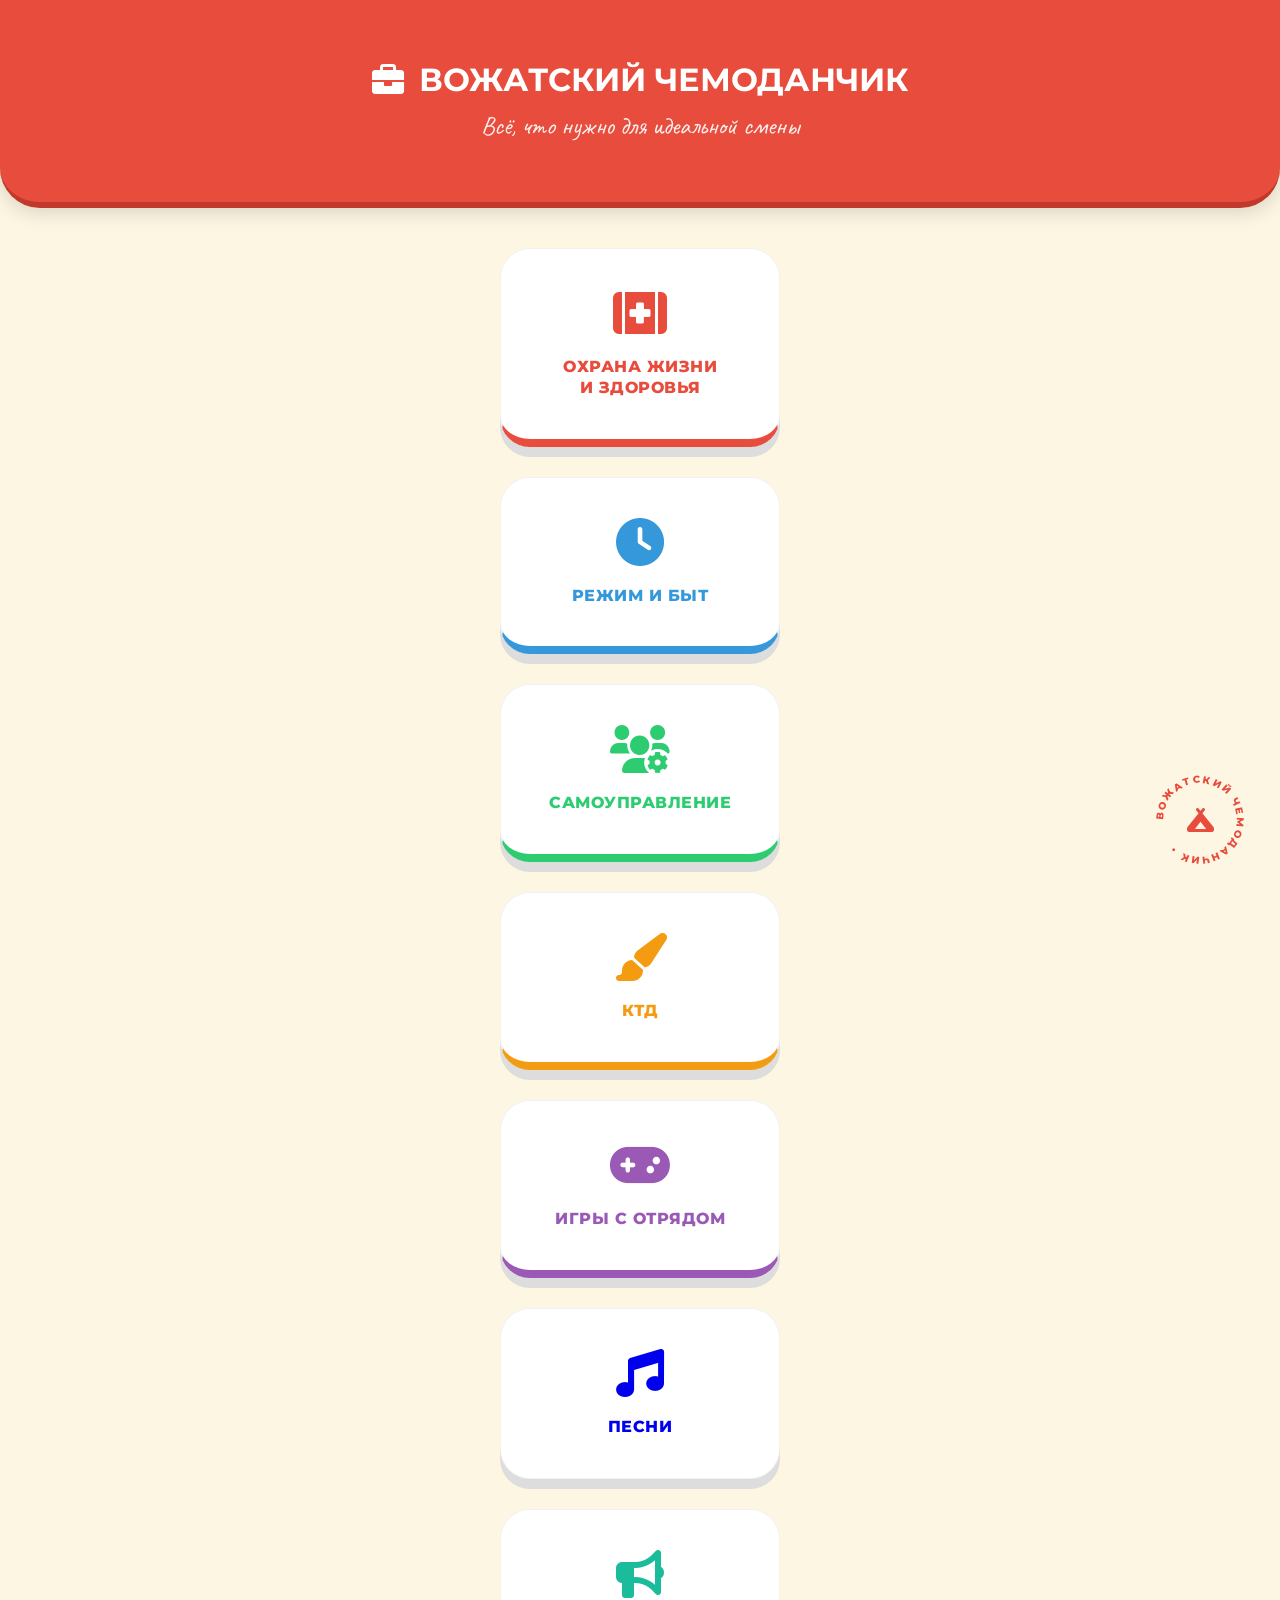
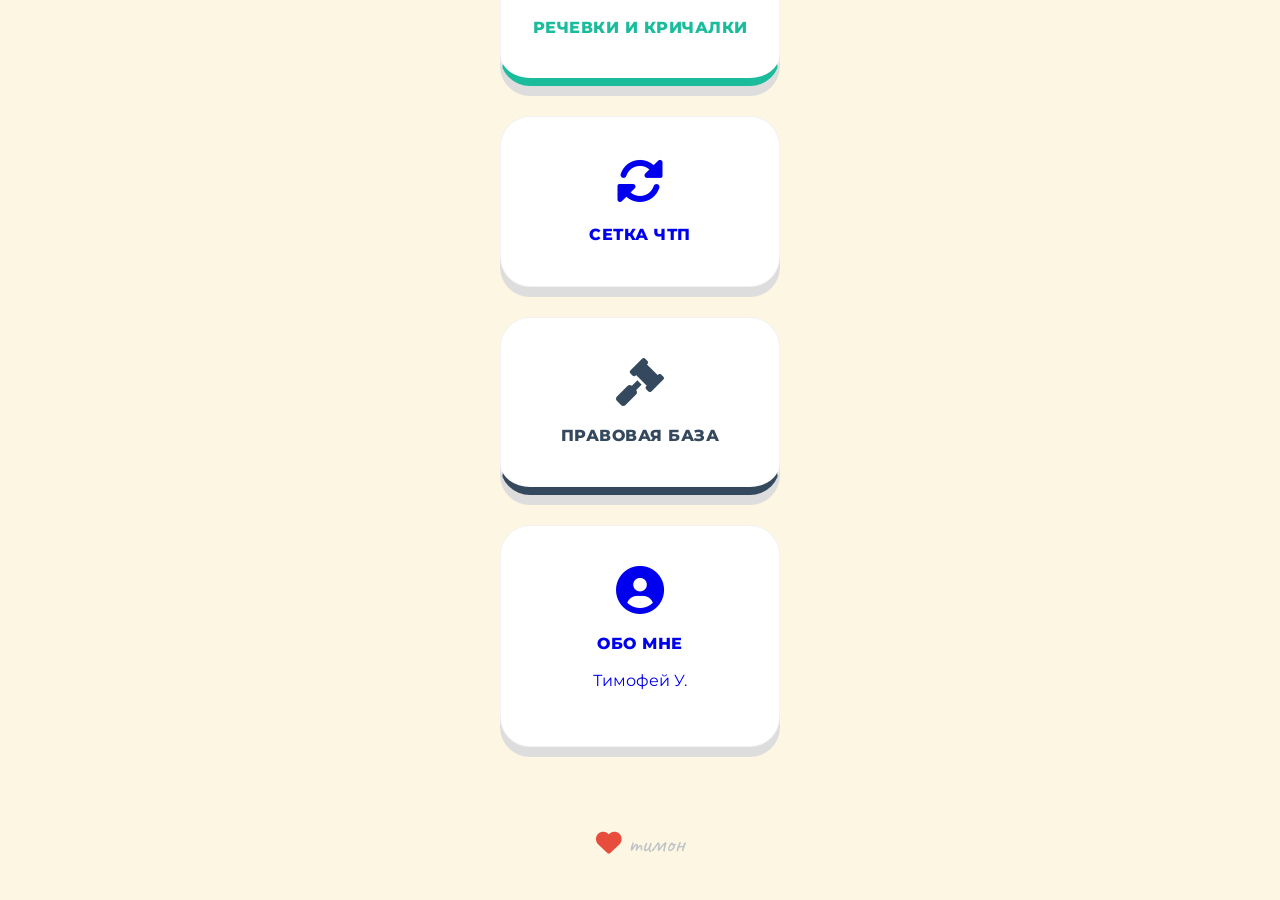
<file: index.html>
<!DOCTYPE html>
<html lang="ru">
<head>
    <meta charset="UTF-8">
    <meta name="viewport" content="width=device-width, initial-scale=1.0">
    <title>Вожатский чемоданчик</title>
    <link href="https://fonts.googleapis.com/css2?family=Montserrat:wght@400;700;800&family=Caveat:wght@600&display=swap" rel="stylesheet">
    <link rel="stylesheet" href="https://cdnjs.cloudflare.com/ajax/libs/font-awesome/6.0.0/css/all.min.css">
    <link rel="manifest" href="manifest.json">
<meta name="theme-color" content="#e74c3c">
    <link rel="apple-touch-icon" href="icon-192.png">
<meta name="apple-mobile-web-app-capable" content="yes">
<meta name="apple-mobile-web-app-status-bar-style" content="black-translucent">
<style>
    /* --- ГЛОБАЛЬНЫЕ СТИЛИ --- */
    body { 
        font-family: 'Montserrat', sans-serif; 
        background: #fdf6e3; 
        margin: 0; 
        color: #2c3e50; 
        display: flex;
        flex-direction: column;
        min-height: 100vh;
        overflow-x: hidden;
    }

    /* --- ШАПКА (КРАСНАЯ) --- */
    header { 
        text-align: center; 
        padding: 60px 20px; 
        background: #e74c3c; 
        border-bottom: 6px solid #c0392b; 
        border-radius: 0 0 40px 40px; 
        box-shadow: 0 4px 20px rgba(0,0,0,0.15); 
        position: relative; 
        z-index: 10; 
    }

    header h1 { 
        font-size: 2rem; 
        color: #ffffff; 
        text-transform: uppercase; 
        margin: 0; 
        display: flex;
        align-items: center;
        justify-content: center;
        gap: 15px;
    }

    header p { 
        font-family: 'Caveat', cursive; 
        font-size: 1.6rem; 
        color: rgba(255, 255, 255, 0.9); 
        margin: 10px 0 0; 
    }
    
    /* --- КОНТЕЙНЕР --- */
    .container { 
        max-width: 1100px; 
        margin: 40px auto; 
        padding: 0 25px; 
    }

    /* --- АДАПТИВНАЯ СЕТКА (Grid) --- */
    .grid-menu { 
        display: grid; 
        /* На ПК карточки минимум 280px, на мобилках автоматически 1 в ряд */
        grid-template-columns: repeat(auto-fit, minmax(280px, 1fr)); 
        gap: 30px; /* Много "воздуха" между карточками */
    }
    
    /* --- КАРТОЧКИ --- */
    .card { 
        background: white; 
        padding: 40px 20px; 
        border-radius: 30px; 
        text-decoration: none; 
        text-align: center; 
        display: flex; 
        flex-direction: column; 
        align-items: center; 
        justify-content: center; 
        box-shadow: 0 10px 0 #ddd; /* Объемная тень снизу */
        transition: all 0.3s cubic-bezier(0.25, 0.8, 0.25, 1); 
        border: 1px solid rgba(0,0,0,0.05); 
        position: relative;
        top: 0;
    }

    /* ЭФФЕКТ ПРИ НАВЕДЕНИИ (Hover) */
    @media (min-width: 601px) {
        .card:hover { 
            top: -10px; 
            box-shadow: 0 20px 40px rgba(0,0,0,0.1); 
        }
        .card:hover i {
            transform: scale(1.1);
        }
    }

    /* ЭФФЕКТ НАЖАТИЯ (Active) */
    .card:active { 
        top: 5px;
        box-shadow: 0 4px 0 #ddd; 
        transition: all 0.1s ease;
    }

    .card i { 
        font-size: 3rem; 
        margin-bottom: 20px; 
        transition: transform 0.3s ease;
    }

    .card h3 { 
        margin: 0; 
        font-size: 1rem; 
        font-weight: 800; 
        text-transform: uppercase; 
        line-height: 1.3;
        letter-spacing: 0.5px;
    }

    /* ЦВЕТА КАРТОЧЕК (Нижний бортик и иконки) */
    .card-red { border-bottom: 8px solid #e74c3c; color: #e74c3c; }
    .card-blue { border-bottom: 8px solid #3498db; color: #3498db; }
    .card-green { border-bottom: 8px solid #2ecc71; color: #2ecc71; }
    .card-orange { border-bottom: 8px solid #f39c12; color: #f39c12; }
    .card-purple { border-bottom: 8px solid #9b59b6; color: #9b59b6; }
    .card-teal { border-bottom: 8px solid #1abc9c; color: #1abc9c; }
    .card-dark { border-bottom: 8px solid #34495e; color: #34495e; }

    /* --- МОБИЛЬНАЯ АДАПТАЦИЯ --- */
    @media (max-width: 600px) {
        .grid-menu { 
            grid-template-columns: 1fr; /* Строго одна карточка в ряд */
            gap: 25px; /* Воздух между плашками */
        }
        
        .card {
            padding: 45px 20px; /* Крупнее для удобства нажатия */
        }

        header h1 { font-size: 1.6rem; }
        .container { margin-top: 25px; }
    }

    /* --- КРУГЛЫЙ БЕЙДЖ (ПЕЧАТЬ) --- */
    .circle-badge {
        position: fixed;
        bottom: 30px;
        right: 30px;
        width: 100px;
        height: 100px;
        z-index: 1000;
        pointer-events: none;
    }

    .circle-badge svg {
        width: 100%;
        height: 100%;
        animation: rotate-badge 15s infinite linear;
    }

    .circle-badge text {
        font-family: 'Montserrat';
        font-weight: 800;
        font-size: 10px;
        fill: #e74c3c;
        letter-spacing: 2px;
        text-transform: uppercase;
    }

    .badge-icon {
        position: absolute;
        top: 50%;
        left: 50%;
        transform: translate(-50%, -50%);
        font-size: 1.5rem;
        color: #e74c3c;
    }

    @keyframes rotate-badge {
        from { transform: rotate(0deg); }
        to { transform: rotate(360deg); }
    }

    @media (max-width: 600px) {
        .circle-badge { display: none; } /* Скрываем на телефонах */
    }

    footer { 
        margin-top: auto; 
        text-align: center; 
        padding: 40px; 
        font-family: 'Caveat'; 
        font-size: 1.6rem; 
        color: #bdc3c7; 
    }
</style>

</head>

<body>
    <div class="fireflies"></div>

    <header>
        <h1><i class="fas fa-briefcase"></i> Вожатский чемоданчик</h1>
        <p>Всё, что нужно для идеальной смены</p>
    </header>

    <main class="container">
        <nav class="grid-menu">
            <a href="safety.html" class="card card-red">
                <i class="fas fa-first-aid"></i>
                <h3>Охрана жизни <br>и здоровья</h3>
            </a>

            <a href="routine.html" class="card card-blue">
                <i class="fas fa-clock"></i>
                <h3>Режим и быт</h3>
            </a>

            <a href="self-gov.html" class="card card-green">
                <i class="fas fa-users-cog"></i>
                <h3>Самоуправление</h3>
            </a>

            <a href="ktd.html" class="card card-orange">
                <i class="fas fa-paint-brush"></i>
                <h3>КТД</h3>
            </a>

            <a href="games.html" class="card card-purple">
                <i class="fas fa-gamepad"></i>
                <h3>Игры с отрядом</h3>
            </a>

            <a href="songs.html" class="card card-yellow">
                <i class="fas fa-music"></i>
                <h3>Песни</h3>
            </a>

            <a href="chants.html" class="card card-teal">
                <i class="fas fa-bullhorn"></i>
                <h3>Речевки и Кричалки</h3>
            </a>

            <a href="chtp.html" class="card card-cyan">
                <i class="fas fa-sync-alt"></i>
                <h3>Сетка ЧТП</h3>
            </a>

            <a href="laws.html" class="card card-dark">
                <i class="fas fa-gavel"></i>
                <h3>Правовая база</h3>
            </a>

            <a href="about.html" class="card card-about">
                <i class="fas fa-user-circle"></i>
                <h3>Обо мне</h3>
                <p>Тимофей У.</p>
            </a>
        </nav>
    </main>

    <footer>
        <i class="fas fa-heart" style="color: #e74c3c;"></i> тимон
    </footer>

    <div class="circle-badge">
        <svg viewBox="0 0 100 100">
            <defs>
                <path id="circlePath" d="M 50, 50 m -37, 0 a 37,37 0 1,1 74,0 a 37,37 0 1,1 -74,0"></path>
            </defs>
            <text>
                <textPath xlink:href="#circlePath">
                    вожатский чемоданчик • 
                </textPath>
            </text>
        </svg>
        <div class="badge-icon"><i class="fas fa-campground"></i></div>
    </div>
    <script>
    if ('serviceWorker' in navigator) {
        navigator.serviceWorker.register('./sw.js')
            .then(() => console.log('Офлайн режим активирован!'))
            .catch((err) => console.log('Ошибка:', err));
    }
</script>
</body>
</html>
</file>
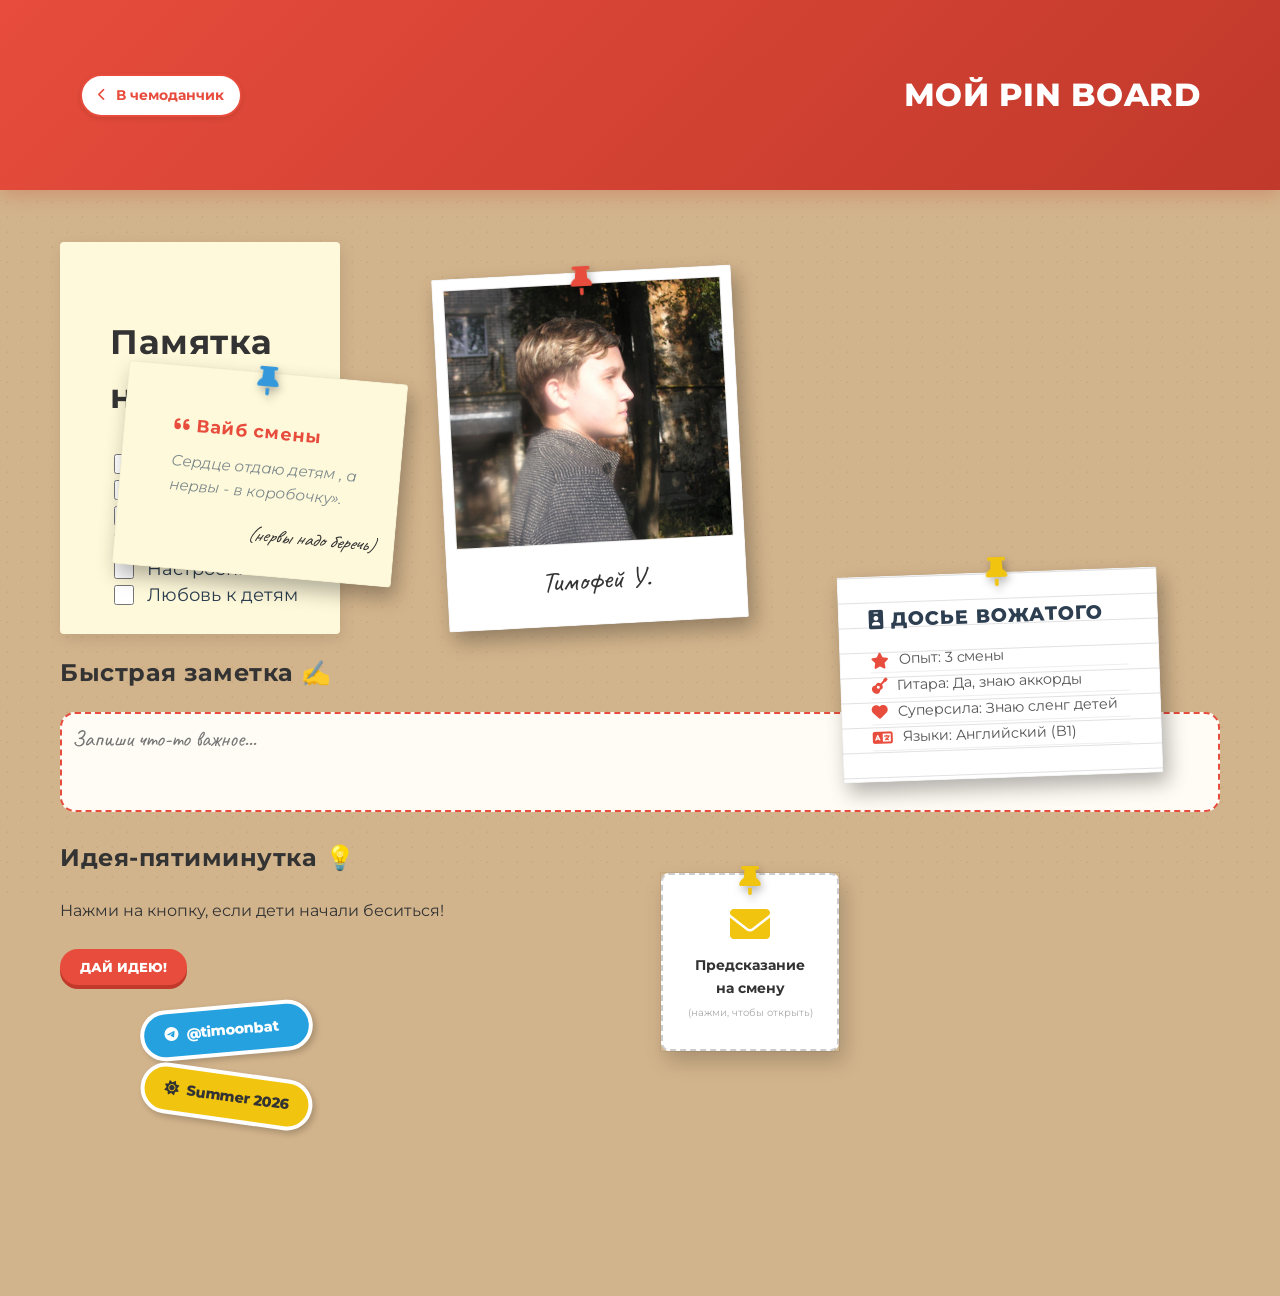
<file: about.html>
<!DOCTYPE html>
<html lang="ru">
<head>
    <meta charset="UTF-8">
    <meta name="viewport" content="width=device-width, initial-scale=1.0">
    <title>Тимофей У. | Pin Board</title>
    <link href="https://fonts.googleapis.com/css2?family=Montserrat:wght@400;700;800&family=Caveat:wght@600&display=swap" rel="stylesheet">
    <link rel="stylesheet" href="https://cdnjs.cloudflare.com/ajax/libs/font-awesome/6.0.0/css/all.min.css">
    <link rel="stylesheet" href="style.css">
    <style>
        /* --- ГЛОБАЛЬНЫЕ НАСТРОЙКИ PIN BOARD --- */
/* Фоновый стиль "Листок в линейку" */
.paper-note {
    background-color: #fff;
    /* Рисуем линии: 
       первая (красная) — это поле, 
       остальные (серые) — это линейки */
    background-image: 
        linear-gradient(90deg, transparent 39px, #f2a1a1 39px, #f2a1a1 41px, transparent 41px),
        linear-gradient(#e1e1e1 0.1em, transparent 0.1em);
    background-size: 100% 100%, 100% 1.5em; /* Расстояние между линейками */
    padding: 45px 20px 25px 50px !important; /* Отступ слева больше, чтобы текст не залез на красную линию */
    border-radius: 5px; /* У блокнотных листов углы обычно острее */
    box-shadow: 2px 5px 15px rgba(0,0,0,0.1);
    font-family: 'Caveat', cursive; /* Рукописный шрифт */
    font-size: 1.4rem;
}

/* Стилизуем сами пункты, чтобы они ровно ложились на строчки */
.todo-item {
    display: flex;
    align-items: center;
    gap: 15px;
    height: 1.5em; /* Высота должна совпадать с background-size линеек */
    margin-bottom: 0 !important; 
    color: #2c3e50;
}

/* Делаем чекбоксы симпатичнее */
.todo-item input[type="checkbox"] {
    cursor: pointer;
    width: 18px;
    height: 18px;
    accent-color: #e74c3c;
}

/* Эффект зачеркивания при нажатии */
.todo-item input:checked + span {
    text-decoration: line-through;
    opacity: 0.5;
}

/* Фон - Пробковая доска */
.pin-board-body {
    background-color: #d2b48c; /* Цвет пробки по умолчанию */
    /* ЗАМЕНИ НА СВОЮ КАРТИНКУ: */
    /* background-image: url('img/cork-bg.jpg'); */
    
    /* CSS-генератор текстуры пробки (если нет картинки) */
    background-image: 
        radial-gradient(circle at 50% 50%, rgba(139, 69, 19, 0.1) 1px, transparent 1px),
        radial-gradient(circle at 0% 0%, rgba(160, 82, 45, 0.1) 1px, transparent 1px);
    background-size: 15px 15px, 20px 20px;
    
    margin: 0;
    min-height: 100vh;
    font-family: 'Montserrat', sans-serif;
    overflow-x: hidden;
    color: #333;
}

/* Обертка для карточек */
.pin-board-container {
    position: relative;
    width: 100%;
    max-width: 1200px;
    margin: 0 auto;
    height: 1000px; /* Фиксированная высота для раскидывания */
    padding: 20px;
    box-sizing: border-box;
}

/* --- ОБЩИЕ СТИЛИ ЭЛЕМЕНТОВ НА ДОСКЕ --- */

/* Базовый класс для всего, что приколото */
.pin-item {
    position: absolute;
    box-shadow: 5px 10px 20px rgba(0,0,0,0.3); /* Глубокая тень для 3D */
    transition: transform 0.3s ease, box-shadow 0.3s ease;
    border: 1px solid rgba(0,0,0,0.05);
}

/* Эффект при наведении - карточка "всплывает" */
.pin-item:hover {
    transform: scale(1.05) rotate(0deg) !important;
    box-shadow: 10px 20px 40px rgba(0,0,0,0.4);
    z-index: 200 !important; /* Всегда сверху при наведении */
}

/* Канцелярская кнопка */
.thumbtack {
    position: absolute;
    top: -15px;
    left: 50%;
    transform: translateX(-50%);
    font-size: 1.8rem;
    filter: drop-shadow(2px 4px 4px rgba(0,0,0,0.3));
    z-index: 10;
    cursor: pointer;
}

/* Цвета кнопок */
.red-pin i { color: #e74c3c; }
.blue-pin i { color: #3498db; }
.yellow-pin i { color: #f1c40f; }
.green-pin i { color: #2ecc71; }

/* --- ТИПЫ КАРТОЧЕК --- */

/* 1. Polaroid */
.polaroid {
    background: #ffffff;
    padding: 10px 10px 30px 10px;
    border-radius: 2px;
    width: 250px;
}

.polaroid img {
    width: 100%;
    height: 180px;
    object-fit: cover;
    border: 1px solid #eee;
}

.polaroid .caption {
    font-family: 'Caveat', cursive;
    font-size: 1.8rem;
    color: #333;
    text-align: center;
    margin: 15px 0 0 0;
    line-height: 1;
}

/* 2. Клочок бумаги (Статус) */
.paper-note {
    background: #fff9db; /* Желтая бумага */
    padding: 25px;
    border-radius: 4px;
    width: 280px;
    font-family: 'Montserrat', sans-serif;
}

.paper-note h3 {
    font-size: 1.1rem;
    color: #e74c3c;
    margin: 0 0 10px 0;
}

.paper-note p {
    font-style: italic;
    color: #7f8c8d;
    font-size: 0.95rem;
    margin: 0;
}

.paper-note .date {
    font-family: 'Caveat', cursive;
    text-align: right;
    color: #333;
    margin-top: 15px;
    font-size: 1.2rem;
}

/* 3. Лист из блокнота (Досье) */
.notebook-page {
    background: #ffffff;
    background-image: linear-gradient(#e1e1e1 1px, transparent 1px);
    background-size: 100% 25px; /* Полоски */
    padding: 30px;
    border-radius: 2px;
    width: 320px;
    line-height: 25px; /* Совпадает с полосками */
}

.notebook-page h3 {
    font-size: 1.2rem;
    font-weight: 800;
    margin: 0 0 15px 0;
    color: #2c3e50;
    text-transform: uppercase;
    letter-spacing: 1px;
}

.notebook-page ul {
    list-style: none;
    padding: 0;
    margin: 0;
}

.notebook-page li {
    display: flex;
    align-items: center;
    gap: 10px;
    font-size: 0.9rem;
    color: #555;
    border-bottom: 1px solid #eee; /* Линия подчеркивания */
}

.notebook-page li i {
    color: #e74c3c;
    font-size: 1rem;
}

/* --- ПОЗИЦИОНИРОВАНИЕ (Магия раскидывания) --- */

.main-photo {
    top: 50px;
    left: 400px;
    transform: rotate(-3deg);
    width: 300px;
    z-index: 10;
}
.main-photo img { height: 260px; }

.status-note {
    top: 150px;
    left: 80px;
    transform: rotate(5deg);
    z-index: 20;
}

.dossier-note {
    top: 350px;
    right: 80px;
    transform: rotate(-2deg);
    z-index: 100; /* Досье всегда сверху */
}

.detail-photo {
    top: 550px;
    left: 250px;
    transform: rotate(4deg);
    width: 200px;
    z-index: 5;
}

/* --- СТИКЕРЫ (Без кнопок) --- */

.stickers-group {
    position: absolute;
    bottom: 100px;
    left: 100px;
    display: flex;
    flex-direction: column;
    gap: 15px;
    z-index: 50;
}

.sticker {
    background: #fff;
    padding: 10px 20px;
    border-radius: 50px;
    border: 4px solid #fff; /* Белый контур */
    box-shadow: 3px 3px 6px rgba(0,0,0,0.2);
    font-family: 'Montserrat', sans-serif;
    font-weight: 800;
    font-size: 0.9rem;
    color: #fff;
    text-decoration: none;
    display: flex;
    align-items: center;
    gap: 8px;
    transition: 0.3s;
}

.tg-sticker { background: #24A1DE; transform: rotate(-5deg); }
.sun-vibe-sticker { background: #f1c40f; color: #333; transform: rotate(8deg); }

.sticker:hover { transform: scale(1.1) rotate(0deg); }

/* --- АДАПТИВНОСТЬ (Для мобилок) --- */

@media (max-width: 900px) {
    .pin-board-container {
        display: flex;
        flex-direction: column;
        align-items: center;
        gap: 30px;
        height: auto; /* Отменяем фиксированную высоту */
        padding: 20px;
    }
    
    .pin-item, .stickers-group {
        position: relative; /* Отменяем абсолют */
        top: 0 !important; left: 0 !important; right: 0 !important;
        transform: rotate(0deg) !important;
        width: 100%;
        max-width: 350px;
    }
    
    .main-photo { width: 100%; }
    .thumbtack { font-size: 1.5rem; top: -10px; }
}
/* --- СТИЛИЗАЦИЯ КНОПКИ НАЗАД --- */

.header-content {
    display: flex;
    align-items: center;
    justify-content: space-between;
    padding: 0 40px; /* Отступы от краев шапки */
    max-width: 1200px;
    margin: 0 auto;
}

.back-link {
    text-decoration: none;
    display: flex;
    align-items: center;
    gap: 10px;
    padding: 8px 16px;
    background: #ffffff;
    color: #e74c3c; /* Твой фирменный красный */
    border: 2px solid #e74c3c; /* Та самая потерянная обводочка */
    border-radius: 50px; /* Скругленная кнопка-капсула */
    font-family: 'Montserrat', sans-serif;
    font-weight: 700;
    font-size: 0.9rem;
    transition: all 0.3s ease;
    box-shadow: 0 2px 5px rgba(0,0,0,0.1);
}

.back-link i {
    font-size: 0.8rem;
}

/* Эффект при наведении */
.back-link:hover {
    background: #e74c3c;
    color: #ffffff;
    transform: translateX(-5px); /* Небольшой сдвиг влево */
    box-shadow: 0 4px 10px rgba(231, 76, 60, 0.3);
}

/* Чтобы заголовок не наезжал на кнопку на маленьких экранах */
@media (max-width: 600px) {
    .header-content {
        padding: 0 15px;
        flex-direction: row; /* Оставляем в ряд */
    }
    
    .back-link span {
        display: none; /* На телефонах оставляем только стрелочку, чтобы не теснить заголовок */
    }
    
    .back-link {
        padding: 8px 12px;
    }
}
/* --- ГАДАЛКА: СТИЛИ И АНИМАЦИЯ --- */

.fortune-card {
    top: 650px;
    right: 400px;
    width: 180px;
    height: 180px;
    perspective: 1000px; /* Глубина для 3D */
    cursor: pointer;
    background: transparent !important;
    box-shadow: none !important;
}

.fortune-inner {
    position: relative;
    width: 100%;
    height: 100%;
    text-align: center;
    transition: transform 0.6s;
    transform-style: preserve-3d;
    box-shadow: 5px 10px 20px rgba(0,0,0,0.2);
}

/* Класс, который будет добавлять JS при клике */
.fortune-inner.is-flipped {
    transform: rotateY(180deg);
}

.fortune-front, .fortune-back {
    position: absolute;
    width: 100%;
    height: 100%;
    backface-visibility: hidden; /* Скрывает заднюю сторону при повороте */
    display: flex;
    flex-direction: column;
    align-items: center;
    justify-content: center;
    border-radius: 8px;
    padding: 15px;
    box-sizing: border-box;
}

/* Лицевая сторона (Конверт) */
.fortune-front {
    background: #ffffff;
    border: 2px dashed #ccc;
}

.fortune-front i { font-size: 2.5rem; color: #f1c40f; margin-bottom: 10px; }
.fortune-front p { font-family: 'Montserrat', sans-serif; font-weight: 700; font-size: 0.9rem; margin: 0; }
.fortune-front span { font-size: 0.6rem; color: #aaa; margin-top: 5px; }

/* Обратная сторона (Предсказание) */
.fortune-back {
    background: #fff9db;
    transform: rotateY(180deg);
    border: 2px solid #f1c40f;
}

.fortune-back p {
    font-family: 'Caveat', cursive;
    font-size: 1.3rem;
    font-weight: 700;
    color: #2d3436;
}

.fortune-back i { color: #f1c40f; opacity: 0.5; margin-top: 10px; }
    /* Стиль для выполненных задач в чек-листе */
    .todo-item {
        display: flex;
        align-items: center;
        gap: 10px;
        margin-bottom: 10px;
        cursor: pointer;
        font-size: 1.1rem;
    }
    .todo-item input[type="checkbox"] {
        width: 20px;
        height: 20px;
        accent-color: #e74c3c;
    }
    
    /* Текстовое поле для быстрых заметок */
    #quick-note {
        width: 100%;
        height: 100px;
        border: 2px dashed #e74c3c;
        border-radius: 15px;
        padding: 10px;
        font-family: 'Caveat', cursive;
        font-size: 1.4rem;
        background: #fffcf5;
        resize: none;
        outline: none;
    }

    /* Кнопка генератора */
    .magic-btn {
        background: #e74c3c;
        color: white;
        border: none;
        padding: 10px 20px;
        border-radius: 50px;
        font-family: 'Montserrat', sans-serif;
        font-weight: 800;
        cursor: pointer;
        margin-top: 10px;
        box-shadow: 0 4px 0 #c0392b;
    }
    .magic-btn:active { transform: translateY(2px); box-shadow: 0 2px 0 #c0392b; }
    </style>
</head>
<body class="pin-board-body">

    <div class="fireflies"></div> 

   <header class="memory-header">
    <div class="header-content">
        <a href="index.html" class="back-link">
            <i class="fas fa-chevron-left"></i> 
            <span>В чемоданчик</span>
        </a>
        <h1 class="header-title">Мой Pin Board</h1>
    </div>
</header>

    <main class="container pin-board-container">
        
        <div class="pin-item polaroid main-photo">
            <div class="thumbtack red-pin"><i class="fas fa-thumbtack"></i></div>
            <img src="my_photo.jpg" alt="Тимофей">
            <p class="caption">Тимофей У.</p>
        </div>

        <div class="pin-item paper-note status-note">
            <div class="thumbtack blue-pin"><i class="fas fa-thumbtack"></i></div>
            <h3><i class="fas fa-quote-left"></i> Вайб смены</h3>
            <p>Сердце отдаю детям , а нервы - в коробочку».</p>
            <p class="date">(нервы надо беречь)</p>
        </div>
<div class="pin-item fortune-card" onclick="flipFortune()">
    <div class="thumbtack yellow-pin"><i class="fas fa-thumbtack"></i></div>
    <div class="fortune-inner" id="fortune-inner">
        <div class="fortune-front">
            <i class="fas fa-envelope"></i>
            <p>Предсказание <br>на смену</p>
            <span>(нажми, чтобы открыть)</span>
        </div>
        <div class="fortune-back">
            <p id="fortune-text">Загрузка...</p>
            <i class="fas fa-magic"></i>
        </div>
    </div>
</div>
        <div class="pin-item notebook-page dossier-note">
            <div class="thumbtack yellow-pin"><i class="fas fa-thumbtack"></i></div>
            <h3><i class="fas fa-id-badge"></i> Досье вожатого</h3>
            <ul>
                <li><i class="fas fa-star"></i> Опыт: 3 смены</li>
                <li><i class="fas fa-guitar"></i> Гитара: Да, знаю аккорды</li>
                <li><i class="fas fa-heart"></i> Суперсила: Знаю сленг детей</li>
                <li><i class="fas fa-language"></i> Языки: Английский (B1)</li>
            </ul>
        </div>
        
      <div class="pin-card paper-note">
    <h2>Памятка на выход:</h2>
    <label class="todo-item">
        <input type="checkbox"> <span>Отряд</span>
    </label>
    <label class="todo-item">
        <input type="checkbox"> <span>Телефон</span>
    </label>
    <label class="todo-item">
        <input type="checkbox"> <span>Вода</span>
    </label>
    <label class="todo-item">
        <input type="checkbox"> <span>Нервы</span>
    </label>
    <label class="todo-item">
        <input type="checkbox"> <span>Настроение</span>
    </label>
     <label class="todo-item">
        <input type="checkbox"> <span>Любовь к детям</span>
    </label>
</div>


<div class="pin-card">
    <h2>Быстрая заметка ✍️</h2>
    <textarea id="quick-note" placeholder="Запиши что-то важное..."></textarea>
</div>

<div class="pin-card">
    <h2>Идея-пятиминутка 💡</h2>
    <p id="idea-text">Нажми на кнопку, если дети начали беситься!</p>
    <button class="magic-btn" onclick="generateIdea()">ДАЙ ИДЕЮ!</button>
</div>

        
        <div class="stickers-group">
            <a href="https://t.me/timoonbat" class="sticker tg-sticker" target="_blank">
                <i class="fab fa-telegram-plane"></i> @timoonbat
            </a>
            <div class="sticker sun-vibe-sticker">
                <i class="fas fa-sun fa-spin"></i> Summer 2026
            </div>
        </div>

    

    </main>

    <footer class="pin-footer">
        <p></p>
    </footer>

    <script>
    const noteArea = document.getElementById('quick-note');
    noteArea.value = localStorage.getItem('vozhayNote') || '';
    noteArea.addEventListener('input', () => {
        localStorage.setItem('vozhayNote', noteArea.value);
    });

    // Генератор идей
    function generateIdea() {
        const ideas = [
            "Игра 'Слон': один показывает жест, остальные повторяют задом наперед.",
            "Игра 'Нос-пол-потолок': путай детей, показывая неправильно.",
            "Игра 'Ритм': хлопай ритм, отряд должен его синхронно повторить.",
            "Конкурс на самую тихую походку до столовой.",
            "Загадай предмет в поле зрения, дети угадывают по 'Да/Нет'."
        ];
        const randomIdea = ideas[Math.floor(Math.random() * ideas.length)];
        document.getElementById('idea-text').innerText = randomIdea;
    }
        const fortunes = [
    "Сегодня тихий час будет реально тихим!",
    "Кто-то из детей подарит тебе фенечку.",
    "На полдник дадут твою любимую булочку.",
    "Твой отряд выиграет в вечернем шоу!",
    "Запасись терпением, сегодня день самоуправления.",
    "Вечером будет самая душевная свечка.",
    "Твои нервы сегодня — кремень!",
    "Сегодня ты услышишь: 'Ты лучший вожатый!'"
];

function flipFortune() {
    const inner = document.getElementById('fortune-inner');
    const textElement = document.getElementById('fortune-text');
    
    // Если карточка еще не перевернута, выбираем новую фразу
    if (!inner.classList.contains('is-flipped')) {
        const randomFortune = fortunes[Math.floor(Math.random() * fortunes.length)];
        textElement.innerText = randomFortune;
    }
    
    // Переворачиваем
    inner.classList.toggle('is-flipped');
}
    </script>
</body>
</html>
</file>
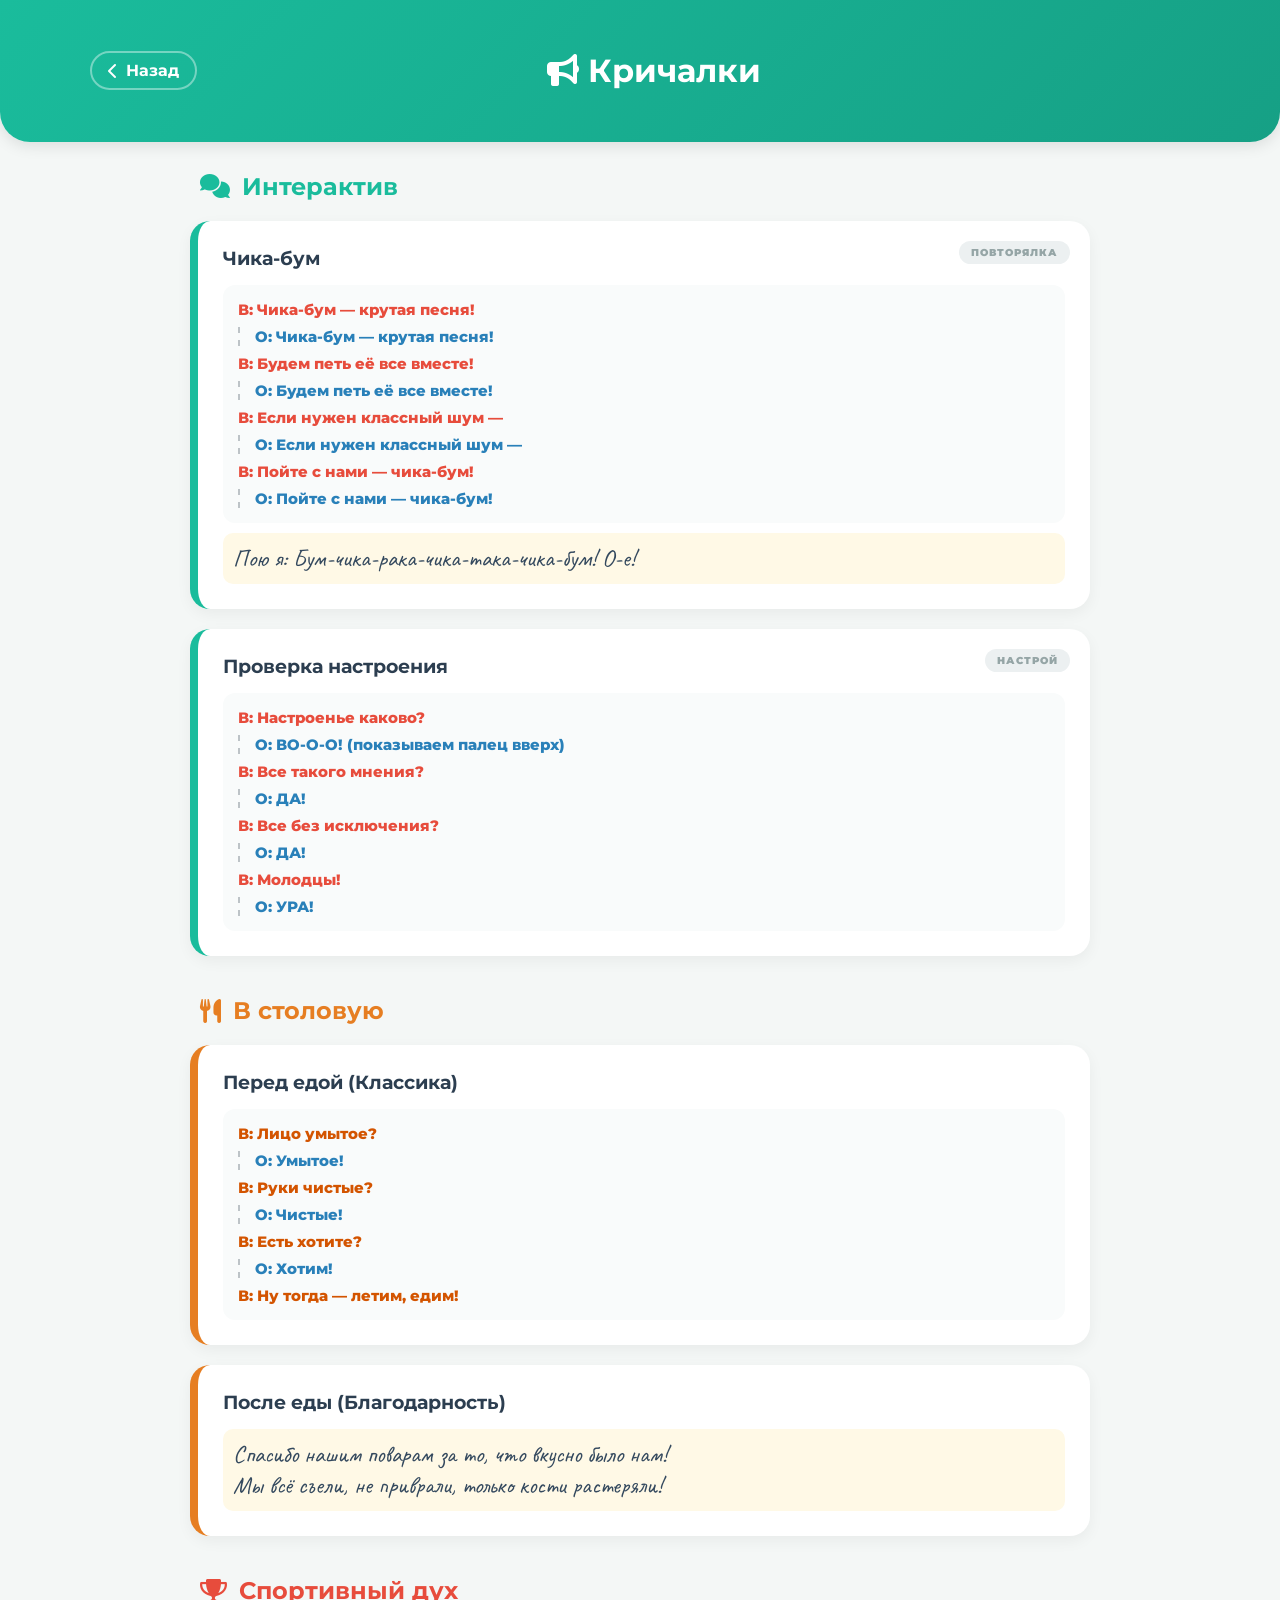
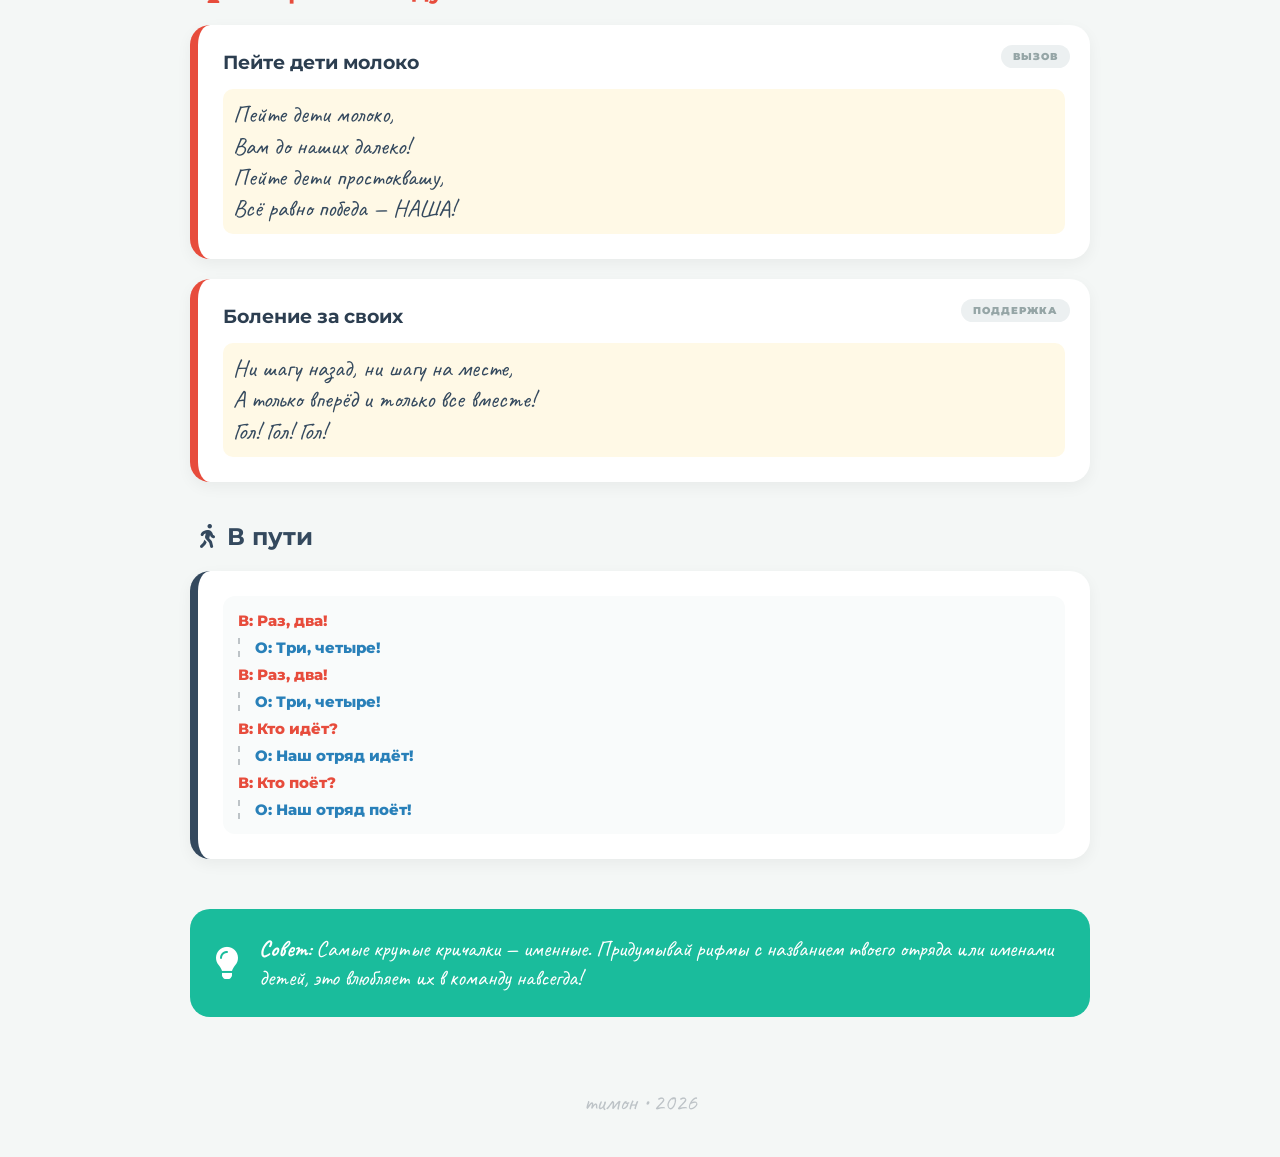
<file: chants.html>
<!DOCTYPE html>
<html lang="ru">
<head>
    <meta charset="UTF-8">
    <meta name="viewport" content="width=device-width, initial-scale=1.0">
    <title>Кричалки - Вожатский чемоданчик</title>
    <link href="https://fonts.googleapis.com/css2?family=Montserrat:wght@400;700;900&family=Caveat:wght@600&display=swap" rel="stylesheet">
    <link rel="stylesheet" href="https://cdnjs.cloudflare.com/ajax/libs/font-awesome/6.0.0/css/all.min.css">
    
    <style>
        /* --- БАЗОВЫЕ СТИЛИ --- */
        body {
            font-family: 'Montserrat', sans-serif;
            background: #f4f7f6;
            margin: 0;
            color: #2c3e50;
        }

        /* --- ШАПКА --- */
        header {
            background: linear-gradient(135deg, #1abc9c, #16a085);
            padding: 30px 0;
            box-shadow: 0 4px 15px rgba(0,0,0,0.1);
            border-radius: 0 0 30px 30px;
            text-align: center;
            color: white;
            position: sticky;
            top: 0;
            z-index: 1000;
        }

        .header-content {
            max-width: 1100px;
            margin: 0 auto;
            padding: 0 20px;
            display: flex;
            align-items: center;
            justify-content: space-between;
        }

        .back-link {
            text-decoration: none;
            color: white;
            border: 2px solid rgba(255,255,255,0.4);
            padding: 8px 16px;
            border-radius: 50px;
            font-weight: 700;
            display: flex;
            align-items: center;
            gap: 8px;
            transition: 0.3s;
        }

        .back-link:hover {
            background: white;
            color: #16a085;
            transform: translateX(-5px);
        }

        /* --- КОНТЕНТ --- */
        .container {
            max-width: 900px;
            margin: 30px auto;
            padding: 0 20px;
        }

        .chant-section { margin-bottom: 40px; }
        
        .chant-section h2 { 
            display: flex;
            align-items: center;
            gap: 12px;
            font-size: 1.5rem;
            margin-bottom: 20px;
            padding-left: 10px;
        }

        /* КАРТОЧКА КРИЧАЛКИ */
        .chant-card {
            background: white;
            padding: 25px;
            border-radius: 20px;
            margin-bottom: 20px;
            box-shadow: 0 5px 15px rgba(0,0,0,0.05);
            position: relative;
            border-left: 8px solid #1abc9c;
        }

        .badge-cat {
            position: absolute;
            top: 20px;
            right: 20px;
            font-size: 0.65rem;
            font-weight: 900;
            padding: 5px 12px;
            border-radius: 50px;
            background: #ecf0f1;
            color: #95a5a6;
            text-transform: uppercase;
            letter-spacing: 1px;
        }

        .chant-card h3 { 
            margin: 0 0 15px 0; 
            font-size: 1.2rem; 
            color: #2c3e50;
            width: 70%;
        }

        /* ДИАЛОГИ */
        .dialog { 
            background: #f9fbfb;
            padding: 15px;
            border-radius: 12px;
            display: flex; 
            flex-direction: column; 
            gap: 8px; 
        }

        .leader { 
            color: #e74c3c; 
            font-weight: 800; 
            font-size: 0.95rem;
        }

        .squad { 
            color: #2980b9; 
            font-weight: 800; 
            padding-left: 15px;
            font-size: 0.95rem;
            border-left: 2px dashed #bdc3c7;
        }

        .rhyme {
            display: block;
            font-family: 'Caveat', cursive;
            font-size: 1.5rem;
            color: #34495e;
            line-height: 1.3;
            margin-top: 10px;
            padding: 10px;
            background: #fff9e6;
            border-radius: 10px;
        }

        /* ЦВЕТОВЫЕ ТЕМЫ */
        .cat-eat { border-left-color: #e67e22; }
        .cat-eat .leader { color: #d35400; }
        
        .cat-sport { border-left-color: #e74c3c; }
        
        .cat-walk { border-left-color: #34495e; }

        /* ЗАМЕТКА */
        .important-note {
            background: #1abc9c;
            color: white;
            padding: 25px;
            border-radius: 20px;
            display: flex;
            gap: 20px;
            align-items: center;
            margin-top: 50px;
        }

        .important-note i { font-size: 2rem; }
        .important-note p { margin: 0; font-family: 'Caveat', cursive; font-size: 1.4rem; }

        @media (max-width: 600px) {
            .header-content span { display: none; }
            .chant-card { padding: 20px; }
        }
    </style>
</head>
<body>

    <header>
        <div class="header-content">
            <a href="index.html" class="back-link">
                <i class="fas fa-chevron-left"></i> <span>Назад</span>
            </a>
            <h1><i class="fas fa-bullhorn"></i> Кричалки</h1>
            <div style="width: 80px;"></div>
        </div>
    </header>

    <main class="container">

        <section class="chant-section">
            <h2 style="color: #1abc9c;"><i class="fas fa-comments"></i> Интерактив</h2>
            
            <div class="chant-card">
                <span class="badge-cat">Повторялка</span>
                <h3>Чика-бум</h3>
                <div class="dialog">
                    <span class="leader">В: Чика-бум — крутая песня!</span>
                    <span class="squad">О: Чика-бум — крутая песня!</span>
                    <span class="leader">В: Будем петь её все вместе!</span>
                    <span class="squad">О: Будем петь её все вместе!</span>
                    <span class="leader">В: Если нужен классный шум —</span>
                    <span class="squad">О: Если нужен классный шум —</span>
                    <span class="leader">В: Пойте с нами — чика-бум!</span>
                    <span class="squad">О: Пойте с нами — чика-бум!</span>
                </div>
                <span class="rhyme">Пою я: Бум-чика-рака-чика-така-чика-бум! О-е!</span>
            </div>

            <div class="chant-card">
                <span class="badge-cat">Настрой</span>
                <h3>Проверка настроения</h3>
                <div class="dialog">
                    <span class="leader">В: Настроенье каково?</span>
                    <span class="squad">О: ВО-О-О! (показываем палец вверх)</span>
                    <span class="leader">В: Все такого мнения?</span>
                    <span class="squad">О: ДА!</span>
                    <span class="leader">В: Все без исключения?</span>
                    <span class="squad">О: ДА!</span>
                    <span class="leader">В: Молодцы!</span>
                    <span class="squad">О: УРА!</span>
                </div>
            </div>
        </section>

        <section class="chant-section">
            <h2 style="color: #e67e22;"><i class="fas fa-utensils"></i> В столовую</h2>
            
            <div class="chant-card cat-eat">
                <h3>Перед едой (Классика)</h3>
                <div class="dialog">
                    <span class="leader">В: Лицо умытое?</span>
                    <span class="squad">О: Умытое!</span>
                    <span class="leader">В: Руки чистые?</span>
                    <span class="squad">О: Чистые!</span>
                    <span class="leader">В: Есть хотите?</span>
                    <span class="squad">О: Хотим!</span>
                    <span class="leader">В: Ну тогда — летим, едим!</span>
                </div>
            </div>

            <div class="chant-card cat-eat">
                <h3>После еды (Благодарность)</h3>
                <span class="rhyme">Спасибо нашим поварам за то, что вкусно было нам! <br> Мы всё съели, не приврали, только кости растеряли!</span>
            </div>
        </section>

        <section class="chant-section">
            <h2 style="color: #e74c3c;"><i class="fas fa-trophy"></i> Спортивный дух</h2>
            
            <div class="chant-card cat-sport">
                <span class="badge-cat">Вызов</span>
                <h3>Пейте дети молоко</h3>
                <span class="rhyme">Пейте дети молоко, <br> Вам до наших далеко! <br> Пейте дети простоквашу, <br> Всё равно победа — НАША!</span>
            </div>

            <div class="chant-card cat-sport">
                <span class="badge-cat">Поддержка</span>
                <h3>Боление за своих</h3>
                <span class="rhyme">Ни шагу назад, ни шагу на месте, <br> А только вперёд и только все вместе! <br> Гол! Гол! Гол!</span>
            </div>
        </section>

        <section class="chant-section">
            <h2 style="color: #34495e;"><i class="fas fa-walking"></i> В пути</h2>
            
            <div class="chant-card cat-walk">
                <div class="dialog">
                    <span class="leader">В: Раз, два!</span>
                    <span class="squad">О: Три, четыре!</span>
                    <span class="leader">В: Раз, два!</span>
                    <span class="squad">О: Три, четыре!</span>
                    <span class="leader">В: Кто идёт?</span>
                    <span class="squad">О: Наш отряд идёт!</span>
                    <span class="leader">В: Кто поёт?</span>
                    <span class="squad">О: Наш отряд поёт!</span>
                </div>
            </div>
        </section>

        <div class="important-note">
            <i class="fas fa-lightbulb"></i>
            <p><strong>Совет:</strong> Самые крутые кричалки — именные. Придумывай рифмы с названием твоего отряда или именами детей, это влюбляет их в команду навсегда!</p>
        </div>

    </main>

    <footer style="text-align: center; padding: 40px; font-family: 'Caveat'; color: #bdc3c7; font-size: 1.5rem;">
        тимон • 2026
    </footer>

</body>
</html>
</file>
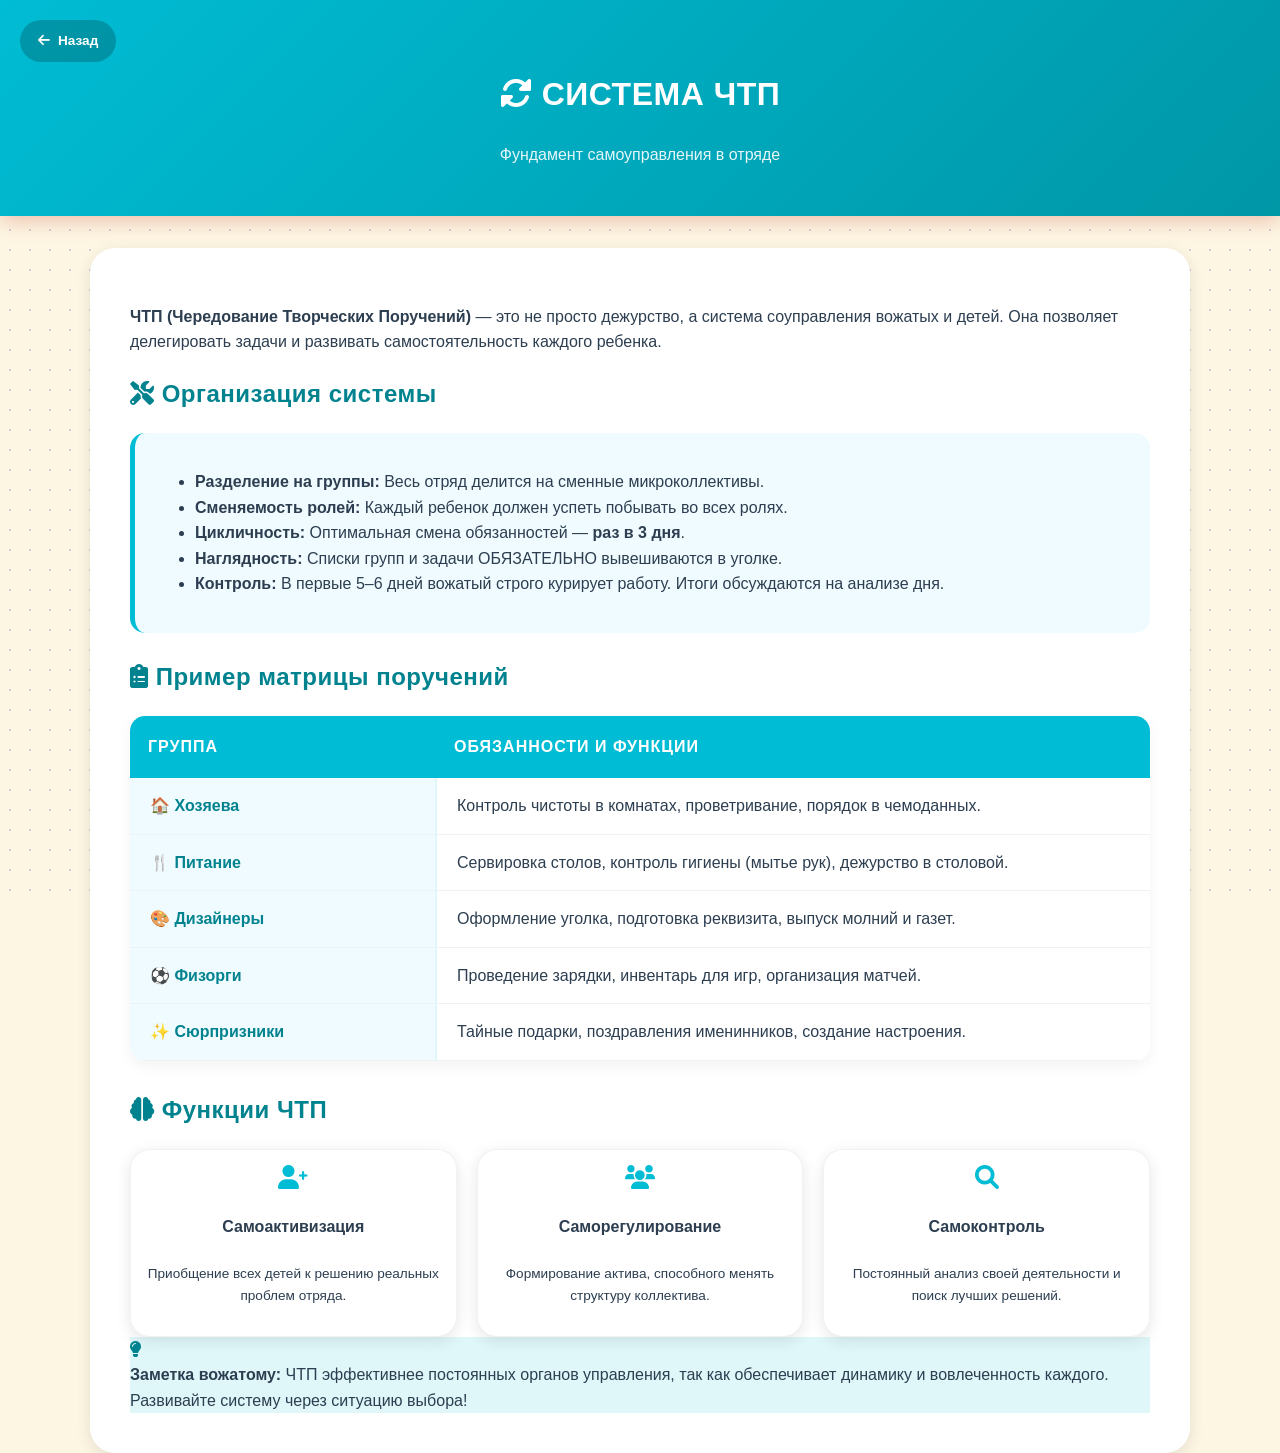
<file: chtd.html>
<!DOCTYPE html>
<html lang="ru">
<head>
    <meta charset="UTF-8">
    <meta name="viewport" content="width=device-width, initial-scale=1.0">
    <title>ЧТП - Вожатский чемоданчик</title>
    <link rel="stylesheet" href="style.css">
    <link rel="stylesheet" href="https://cdnjs.cloudflare.com/ajax/libs/font-awesome/6.0.0/css/all.min.css">
</head>
<body>

    <header style="background: linear-gradient(135deg, #00bcd4, #0097a7);">
        <a href="index.html" class="back-btn"><i class="fas fa-arrow-left"></i> Назад</a>
        <h1><i class="fas fa-sync-alt"></i> Система ЧТП</h1>
        <p>Фундамент самоуправления в отряде</p>
    </header>

    <main class="container content-page">
        
        <section class="info-block">
            <p><strong>ЧТП (Чередование Творческих Поручений)</strong> — это не просто дежурство, а система соуправления вожатых и детей. Она позволяет делегировать задачи и развивать самостоятельность каждого ребенка.</p>
        </section>

        <h2 style="color: #00838f;"><i class="fas fa-tools"></i> Организация системы</h2>
        <div class="steps-container">
            <div class="safety-section" style="border-left-color: #00bcd4; background: #f0fbff;">
                <ul>
                    <li><strong>Разделение на группы:</strong> Весь отряд делится на сменные микроколлективы.</li>
                    <li><strong>Сменяемость ролей:</strong> Каждый ребенок должен успеть побывать во всех ролях.</li>
                    <li><strong>Цикличность:</strong> Оптимальная смена обязанностей — <strong>раз в 3 дня</strong>.</li>
                    <li><strong>Наглядность:</strong> Списки групп и задачи ОБЯЗАТЕЛЬНО вывешиваются в уголке.</li>
                    <li><strong>Контроль:</strong> В первые 5–6 дней вожатый строго курирует работу. Итоги обсуждаются на анализе дня.</li>
                </ul>
            </div>
        </div>

        <h2 style="color: #00838f;"><i class="fas fa-clipboard-list"></i> Пример матрицы поручений</h2>
        <div class="table-responsive">
            <table class="chtp-table">
                <thead>
                    <tr>
                        <th>Группа</th>
                        <th>Обязанности и функции</th>
                    </tr>
                </thead>
                <tbody>
                    <tr>
                        <td class="group-name">🏠 Хозяева</td>
                        <td class="duty-desc">Контроль чистоты в комнатах, проветривание, порядок в чемоданных.</td>
                    </tr>
                    <tr>
                        <td class="group-name">🍴 Питание</td>
                        <td class="duty-desc">Сервировка столов, контроль гигиены (мытье рук), дежурство в столовой.</td>
                    </tr>
                    <tr>
                        <td class="group-name">🎨 Дизайнеры</td>
                        <td class="duty-desc">Оформление уголка, подготовка реквизита, выпуск молний и газет.</td>
                    </tr>
                    <tr>
                        <td class="group-name">⚽ Физорги</td>
                        <td class="duty-desc">Проведение зарядки, инвентарь для игр, организация матчей.</td>
                    </tr>
                    <tr>
                        <td class="group-name">✨ Сюрпризники</td>
                        <td class="duty-desc">Тайные подарки, поздравления именинников, создание настроения.</td>
                    </tr>
                </tbody>
            </table>
        </div>

        <h2 style="color: #00838f; margin-top: 30px;"><i class="fas fa-brain"></i> Функции ЧТП</h2>
        <div class="grid-menu" style="grid-template-columns: repeat(auto-fit, minmax(250px, 1fr));">
            <div class="card" style="padding: 15px; min-height: auto;">
                <i class="fas fa-user-plus" style="font-size: 1.5rem; color: #00bcd4;"></i>
                <h4 style="margin: 10px 0;">Самоактивизация</h4>
                <p style="font-size: 0.85rem;">Приобщение всех детей к решению реальных проблем отряда.</p>
            </div>
            <div class="card" style="padding: 15px; min-height: auto;">
                <i class="fas fa-users" style="font-size: 1.5rem; color: #00bcd4;"></i>
                <h4 style="margin: 10px 0;">Саморегулирование</h4>
                <p style="font-size: 0.85rem;">Формирование актива, способного менять структуру коллектива.</p>
            </div>
            <div class="card" style="padding: 15px; min-height: auto;">
                <i class="fas fa-search" style="font-size: 1.5rem; color: #00bcd4;"></i>
                <h4 style="margin: 10px 0;">Самоконтроль</h4>
                <p style="font-size: 0.85rem;">Постоянный анализ своей деятельности и поиск лучших решений.</p>
            </div>
        </div>

        <div class="important-note" style="border-color: #00bcd4; background: #e0f7fa;">
            <i class="fas fa-lightbulb" style="color: #00838f;"></i> 
            <div>
                <strong>Заметка вожатому:</strong> ЧТП эффективнее постоянных органов управления, так как обеспечивает динамику и вовлеченность каждого. Развивайте систему через ситуацию выбора!
            </div>
        </div>
    </main>


</body>
</html>
</file>
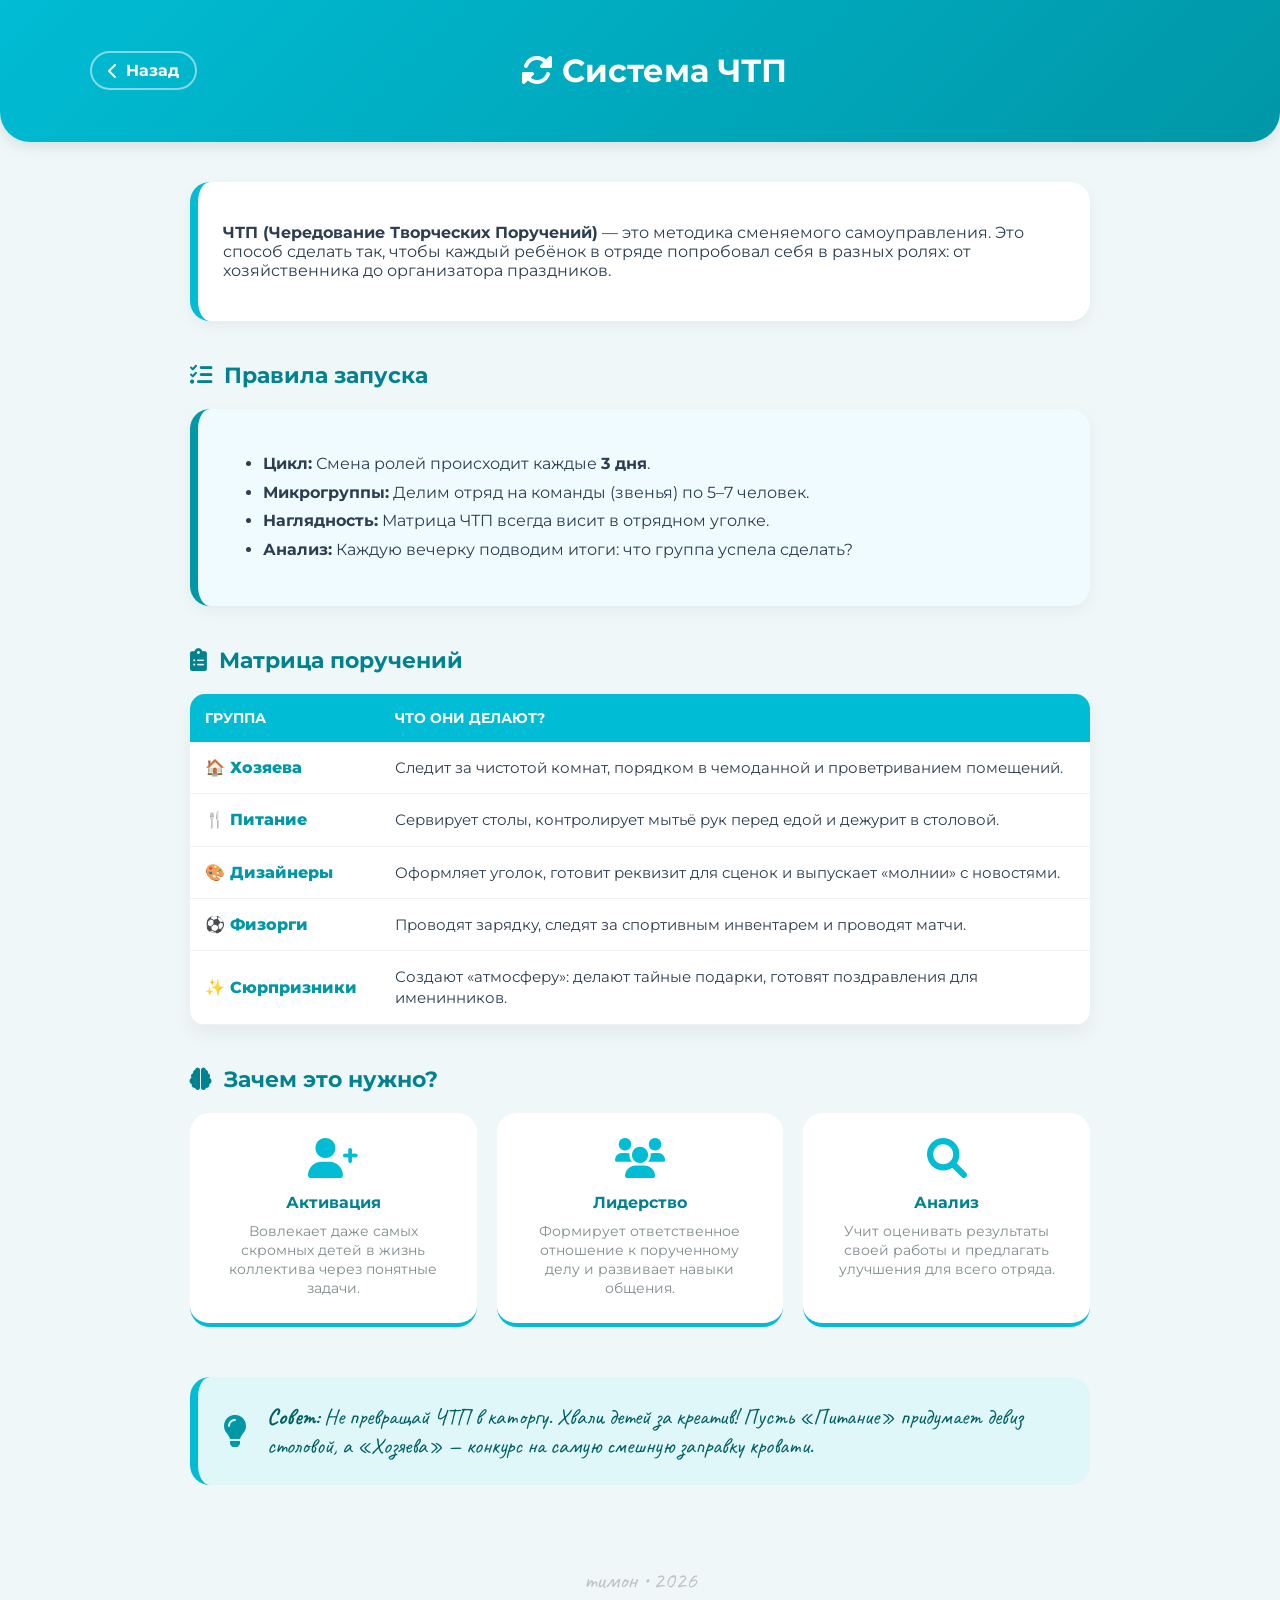
<file: chtp.html>
<!DOCTYPE html>
<html lang="ru">
<head>
    <meta charset="UTF-8">
    <meta name="viewport" content="width=device-width, initial-scale=1.0">
    <title>ЧТП - Вожатский чемоданчик</title>
    <link href="https://fonts.googleapis.com/css2?family=Montserrat:wght@400;700;800&family=Caveat:wght@600&display=swap" rel="stylesheet">
    <link rel="stylesheet" href="https://cdnjs.cloudflare.com/ajax/libs/font-awesome/6.0.0/css/all.min.css">
    
    <style>
        /* --- БАЗОВЫЕ СТИЛИ --- */
        body {
            font-family: 'Montserrat', sans-serif;
            background: #f0f7f8;
            margin: 0;
            color: #2c3e50;
        }

        /* --- ШАПКА --- */
        header {
            background: linear-gradient(135deg, #00bcd4, #0097a7);
            padding: 30px 0;
            box-shadow: 0 4px 15px rgba(0,0,0,0.1);
            border-radius: 0 0 30px 30px;
            text-align: center;
            color: white;
            position: sticky;
            top: 0;
            z-index: 1000;
        }

        .header-content {
            max-width: 1100px;
            margin: 0 auto;
            padding: 0 20px;
            display: flex;
            align-items: center;
            justify-content: space-between;
        }

        .back-link {
            text-decoration: none;
            color: white;
            border: 2px solid rgba(255,255,255,0.5);
            padding: 8px 16px;
            border-radius: 50px;
            font-weight: 700;
            display: flex;
            align-items: center;
            gap: 8px;
            transition: 0.3s;
        }

        .back-link:hover {
            background: white;
            color: #0097a7;
            transform: translateX(-5px);
        }

        /* --- КОНТЕНТ --- */
        .container {
            max-width: 900px;
            margin: 40px auto;
            padding: 0 20px;
        }

        .info-block {
            background: white;
            padding: 25px;
            border-radius: 20px;
            box-shadow: 0 5px 15px rgba(0,0,0,0.05);
            margin-bottom: 30px;
            border-left: 8px solid #00bcd4;
        }

        h2 {
            color: #00838f;
            display: flex;
            align-items: center;
            gap: 12px;
            font-size: 1.4rem;
            margin: 40px 0 20px;
        }

        /* ТАБЛИЦА МАТРИЦЫ */
        .chtp-table {
            width: 100%;
            border-collapse: collapse;
            background: white;
            border-radius: 15px;
            overflow: hidden;
            box-shadow: 0 10px 20px rgba(0,0,0,0.05);
        }

        .chtp-table th {
            background: #00bcd4;
            color: white;
            padding: 15px;
            text-align: left;
            font-size: 0.9rem;
            text-transform: uppercase;
        }

        .chtp-table td {
            padding: 15px;
            border-bottom: 1px solid #f1f1f1;
        }

        .group-name {
            font-weight: 800;
            color: #0097a7;
            width: 160px;
        }

        .duty-desc {
            font-size: 0.95rem;
            line-height: 1.4;
        }

        /* КАРТОЧКИ ФУНКЦИЙ */
        .functions-grid {
            display: grid;
            grid-template-columns: repeat(auto-fit, minmax(250px, 1fr));
            gap: 20px;
            margin-top: 20px;
        }

        .func-card {
            background: white;
            padding: 25px;
            border-radius: 20px;
            text-align: center;
            border-bottom: 4px solid #00bcd4;
            transition: 0.3s;
        }

        .func-card:hover {
            transform: translateY(-5px);
            box-shadow: 0 10px 20px rgba(0,0,0,0.1);
        }

        .func-card i {
            font-size: 2.5rem;
            color: #00bcd4;
            margin-bottom: 15px;
        }

        .func-card h4 {
            margin: 0 0 10px 0;
            color: #00838f;
        }

        .func-card p {
            font-size: 0.85rem;
            color: #7f8c8d;
            margin: 0;
            line-height: 1.4;
        }

        /* ВАЖНАЯ ЗАМЕТКА */
        .important-note {
            background: #e0f7fa;
            border-left: 8px solid #00bcd4;
            padding: 25px;
            border-radius: 20px;
            display: flex;
            gap: 20px;
            align-items: center;
            margin-top: 50px;
        }

        .important-note i {
            font-size: 2rem;
            color: #0097a7;
        }

        .important-note p {
            margin: 0;
            font-family: 'Caveat', cursive;
            font-size: 1.4rem;
            color: #006064;
        }

        /* АДАПТИВНОСТЬ */
        @media (max-width: 600px) {
            .header-content span { display: none; }
            .chtp-table { font-size: 0.85rem; }
            .group-name { width: 100px; }
        }
    </style>
</head>
<body>

    <header>
        <div class="header-content">
            <a href="index.html" class="back-link">
                <i class="fas fa-chevron-left"></i> <span>Назад</span>
            </a>
            <h1><i class="fas fa-sync-alt"></i> Система ЧТП</h1>
            <div style="width: 80px;"></div>
        </div>
    </header>

    <main class="container">
        
        <section class="info-block">
            <p><strong>ЧТП (Чередование Творческих Поручений)</strong> — это методика сменяемого самоуправления. Это способ сделать так, чтобы каждый ребёнок в отряде попробовал себя в разных ролях: от хозяйственника до организатора праздников.</p>
        </section>

        <h2><i class="fas fa-tasks"></i> Правила запуска</h2>
        <div class="info-block" style="border-left-color: #0097a7; background: #f0fbff;">
            <ul style="line-height: 1.8;">
                <li><strong>Цикл:</strong> Смена ролей происходит каждые <strong>3 дня</strong>.</li>
                <li><strong>Микрогруппы:</strong> Делим отряд на команды (звенья) по 5–7 человек.</li>
                <li><strong>Наглядность:</strong> Матрица ЧТП всегда висит в отрядном уголке.</li>
                <li><strong>Анализ:</strong> Каждую вечерку подводим итоги: что группа успела сделать?</li>
            </ul>
        </div>

        <h2><i class="fas fa-clipboard-list"></i> Матрица поручений</h2>
        <table class="chtp-table">
            <thead>
                <tr>
                    <th>Группа</th>
                    <th>Что они делают?</th>
                </tr>
            </thead>
            <tbody>
                <tr>
                    <td class="group-name">🏠 Хозяева</td>
                    <td class="duty-desc">Следит за чистотой комнат, порядком в чемоданной и проветриванием помещений.</td>
                </tr>
                <tr>
                    <td class="group-name">🍴 Питание</td>
                    <td class="duty-desc">Сервирует столы, контролирует мытьё рук перед едой и дежурит в столовой.</td>
                </tr>
                <tr>
                    <td class="group-name">🎨 Дизайнеры</td>
                    <td class="duty-desc">Оформляет уголок, готовит реквизит для сценок и выпускает «молнии» с новостями.</td>
                </tr>
                <tr>
                    <td class="group-name">⚽ Физорги</td>
                    <td class="duty-desc">Проводят зарядку, следят за спортивным инвентарем и проводят матчи.</td>
                </tr>
                <tr>
                    <td class="group-name">✨ Сюрпризники</td>
                    <td class="duty-desc">Создают «атмосферу»: делают тайные подарки, готовят поздравления для именинников.</td>
                </tr>
            </tbody>
        </table>

        <h2><i class="fas fa-brain"></i> Зачем это нужно?</h2>
        <div class="functions-grid">
            <div class="func-card">
                <i class="fas fa-user-plus"></i>
                <h4>Активация</h4>
                <p>Вовлекает даже самых скромных детей в жизнь коллектива через понятные задачи.</p>
            </div>
            <div class="func-card">
                <i class="fas fa-users"></i>
                <h4>Лидерство</h4>
                <p>Формирует ответственное отношение к порученному делу и развивает навыки общения.</p>
            </div>
            <div class="func-card">
                <i class="fas fa-search"></i>
                <h4>Анализ</h4>
                <p>Учит оценивать результаты своей работы и предлагать улучшения для всего отряда.</p>
            </div>
        </div>

        <div class="important-note">
            <i class="fas fa-lightbulb"></i>
            <p><strong>Совет:</strong> Не превращай ЧТП в каторгу. Хвали детей за креатив! Пусть «Питание» придумает девиз столовой, а «Хозяева» — конкурс на самую смешную заправку кровати.</p>
        </div>

    </main>

    <footer style="text-align: center; padding: 40px; font-family: 'Caveat'; color: #bdc3c7; font-size: 1.5rem;">
        тимон • 2026
    </footer>

</body>
</html>
</file>
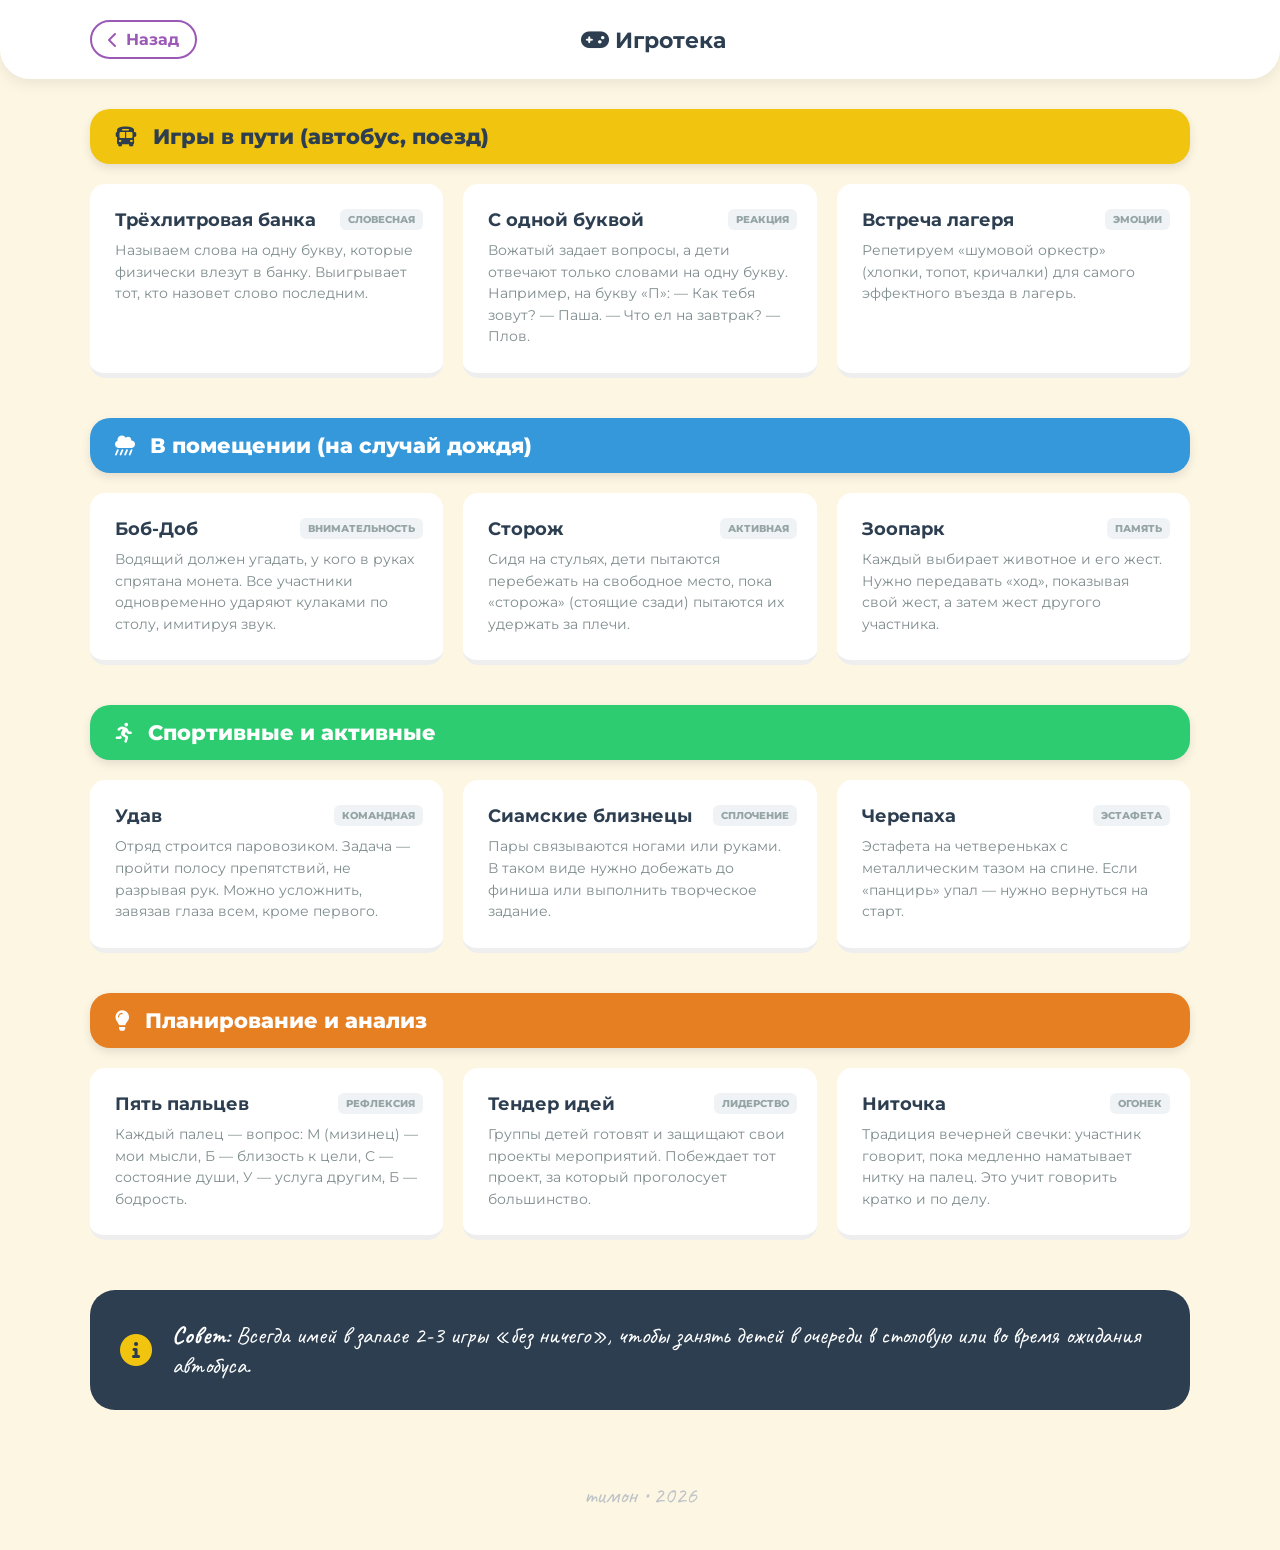
<file: games.html>
<!DOCTYPE html>
<html lang="ru">
<head>
    <meta charset="UTF-8">
    <meta name="viewport" content="width=device-width, initial-scale=1.0">
    <title>Игротека - Вожатский чемоданчик</title>
    <link href="https://fonts.googleapis.com/css2?family=Montserrat:wght@400;700;800&family=Caveat:wght@600&display=swap" rel="stylesheet">
    <link rel="stylesheet" href="https://cdnjs.cloudflare.com/ajax/libs/font-awesome/6.0.0/css/all.min.css">
    
    <style>
        /* --- БАЗОВЫЕ СТИЛИ --- */
        body {
            font-family: 'Montserrat', sans-serif;
            background: #fdf6e3;
            margin: 0;
            color: #2c3e50;
        }

        /* --- ШАПКА --- */
        header {
            background: white;
            padding: 20px 0;
            box-shadow: 0 4px 15px rgba(0,0,0,0.08);
            border-radius: 0 0 30px 30px;
            text-align: center;
            position: sticky;
            top: 0;
            z-index: 1000;
        }

        .header-content {
            max-width: 1100px;
            margin: 0 auto;
            padding: 0 20px;
            display: flex;
            align-items: center;
            justify-content: space-between;
        }

        .back-link {
            text-decoration: none;
            color: #9b59b6;
            border: 2px solid #9b59b6;
            padding: 8px 16px;
            border-radius: 50px;
            font-weight: 700;
            display: flex;
            align-items: center;
            gap: 8px;
            transition: 0.3s;
        }

        .back-link:hover {
            background: #9b59b6;
            color: white;
            transform: translateX(-5px);
        }

        header h1 {
            font-size: 1.4rem;
            margin: 0;
            color: #2c3e50;
        }

        /* --- КОНТЕНТ --- */
        .container {
            max-width: 1100px;
            margin: 30px auto;
            padding: 0 20px;
        }

        /* КАТЕГОРИИ */
        .game-category {
            margin-bottom: 40px;
        }

        .category-header {
            display: flex;
            align-items: center;
            gap: 15px;
            padding: 15px 25px;
            border-radius: 20px;
            margin-bottom: 20px;
            color: white;
            box-shadow: 0 4px 10px rgba(0,0,0,0.1);
        }

        .category-header h2 {
            margin: 0;
            font-size: 1.3rem;
            font-weight: 800;
        }

        /* Цвета категорий */
        .cat-bus { background: #f1c40f; color: #2c3e50; }
        .cat-rain { background: #3498db; }
        .cat-sport { background: #2ecc71; }
        .cat-analyze { background: #e67e22; }

        /* ГРИД ИГР */
        .game-grid {
            display: grid;
            grid-template-columns: repeat(auto-fit, minmax(300px, 1fr));
            gap: 20px;
        }

        .game-item {
            background: white;
            border-radius: 15px;
            padding: 25px;
            border-bottom: 5px solid #eee;
            transition: 0.3s;
            position: relative;
            display: flex;
            flex-direction: column;
        }

        .game-item:hover {
            transform: scale(1.02);
            box-shadow: 0 10px 20px rgba(0,0,0,0.05);
        }

        .game-item h4 {
            margin: 0 0 10px 0;
            font-size: 1.1rem;
            color: #2c3e50;
            padding-right: 70px;
        }

        .game-item p {
            font-size: 0.9rem;
            line-height: 1.5;
            color: #7f8c8d;
            margin: 0;
        }

        .game-tag {
            position: absolute;
            top: 25px;
            right: 20px;
            font-size: 0.65rem;
            font-weight: 800;
            background: #f0f3f5;
            padding: 4px 8px;
            border-radius: 6px;
            color: #95a5a6;
            text-transform: uppercase;
        }

        /* ВАЖНАЯ ЗАМЕТКА */
        .important-note {
            background: #2c3e50;
            color: white;
            padding: 30px;
            border-radius: 25px;
            display: flex;
            gap: 20px;
            align-items: center;
            margin-top: 50px;
        }

        .important-note i {
            font-size: 2rem;
            color: #f1c40f;
        }

        .important-note p {
            margin: 0;
            font-family: 'Caveat', cursive;
            font-size: 1.5rem;
        }

        /* АДАПТИВНОСТЬ */
        @media (max-width: 600px) {
            .header-content span { display: none; }
            .game-grid { grid-template-columns: 1fr; }
            .game-item { padding: 20px; }
        }
    </style>
</head>
<body>

    <header>
        <div class="header-content">
            <a href="index.html" class="back-link">
                <i class="fas fa-chevron-left"></i> <span>Назад</span>
            </a>
            <h1><i class="fas fa-gamepad"></i> Игротека</h1>
            <div style="width: 80px;"></div>
        </div>
    </header>

    <main class="container">

        <section class="game-category">
            <div class="category-header cat-bus">
                <i class="fas fa-bus fa-lg"></i>
                <h2>Игры в пути (автобус, поезд)</h2>
            </div>
            <div class="game-grid">
                <div class="game-item">
                    <span class="game-tag">Словесная</span>
                    <h4>Трёхлитровая банка</h4>
                    <p>Называем слова на одну букву, которые физически влезут в банку. Выигрывает тот, кто назовет слово последним.</p>
                </div>
                <div class="game-item">
                    <span class="game-tag">Реакция</span>
                    <h4>С одной буквой</h4>
                    <p>Вожатый задает вопросы, а дети отвечают только словами на одну букву. Например, на букву «П»: — Как тебя зовут? — Паша. — Что ел на завтрак? — Плов.</p>
                </div>
                <div class="game-item">
                    <span class="game-tag">Эмоции</span>
                    <h4>Встреча лагеря</h4>
                    <p>Репетируем «шумовой оркестр» (хлопки, топот, кричалки) для самого эффектного въезда в лагерь.</p>
                </div>
            </div>
        </section>

        <section class="game-category">
            <div class="category-header cat-rain">
                <i class="fas fa-cloud-showers-heavy fa-lg"></i>
                <h2>В помещении (на случай дождя)</h2>
            </div>
            <div class="game-grid">
                <div class="game-item">
                    <span class="game-tag">Внимательность</span>
                    <h4>Боб-Доб</h4>
                    <p>Водящий должен угадать, у кого в руках спрятана монета. Все участники одновременно ударяют кулаками по столу, имитируя звук.</p>
                </div>
                <div class="game-item">
                    <span class="game-tag">Активная</span>
                    <h4>Сторож</h4>
                    <p>Сидя на стульях, дети пытаются перебежать на свободное место, пока «сторожа» (стоящие сзади) пытаются их удержать за плечи.</p>
                </div>
                <div class="game-item">
                    <span class="game-tag">Память</span>
                    <h4>Зоопарк</h4>
                    <p>Каждый выбирает животное и его жест. Нужно передавать «ход», показывая свой жест, а затем жест другого участника.</p>
                </div>
            </div>
        </section>

        <section class="game-category">
            <div class="category-header cat-sport">
                <i class="fas fa-running fa-lg"></i>
                <h2>Спортивные и активные</h2>
            </div>
            <div class="game-grid">
                <div class="game-item">
                    <span class="game-tag">Командная</span>
                    <h4>Удав</h4>
                    <p>Отряд строится паровозиком. Задача — пройти полосу препятствий, не разрывая рук. Можно усложнить, завязав глаза всем, кроме первого.</p>
                </div>
                <div class="game-item">
                    <span class="game-tag">Сплочение</span>
                    <h4>Сиамские близнецы</h4>
                    <p>Пары связываются ногами или руками. В таком виде нужно добежать до финиша или выполнить творческое задание.</p>
                </div>
                <div class="game-item">
                    <span class="game-tag">Эстафета</span>
                    <h4>Черепаха</h4>
                    <p>Эстафета на четвереньках с металлическим тазом на спине. Если «панцирь» упал — нужно вернуться на старт.</p>
                </div>
            </div>
        </section>

        <section class="game-category">
            <div class="category-header cat-analyze">
                <i class="fas fa-lightbulb fa-lg"></i>
                <h2>Планирование и анализ</h2>
            </div>
            <div class="game-grid">
                <div class="game-item">
                    <span class="game-tag">Рефлексия</span>
                    <h4>Пять пальцев</h4>
                    <p>Каждый палец — вопрос: М (мизинец) — мои мысли, Б — близость к цели, С — состояние души, У — услуга другим, Б — бодрость.</p>
                </div>
                <div class="game-item">
                    <span class="game-tag">Лидерство</span>
                    <h4>Тендер идей</h4>
                    <p>Группы детей готовят и защищают свои проекты мероприятий. Побеждает тот проект, за который проголосует большинство.</p>
                </div>
                <div class="game-item">
                    <span class="game-tag">Огонек</span>
                    <h4>Ниточка</h4>
                    <p>Традиция вечерней свечки: участник говорит, пока медленно наматывает нитку на палец. Это учит говорить кратко и по делу.</p>
                </div>
            </div>
        </section>

        <div class="important-note">
            <i class="fas fa-info-circle"></i>
            <p><strong>Совет:</strong> Всегда имей в запасе 2-3 игры «без ничего», чтобы занять детей в очереди в столовую или во время ожидания автобуса.</p>
        </div>

    </main>

    <footer style="text-align: center; padding: 40px; font-family: 'Caveat'; color: #bdc3c7; font-size: 1.5rem;">
        тимон • 2026
    </footer>

</body>
</html>
</file>
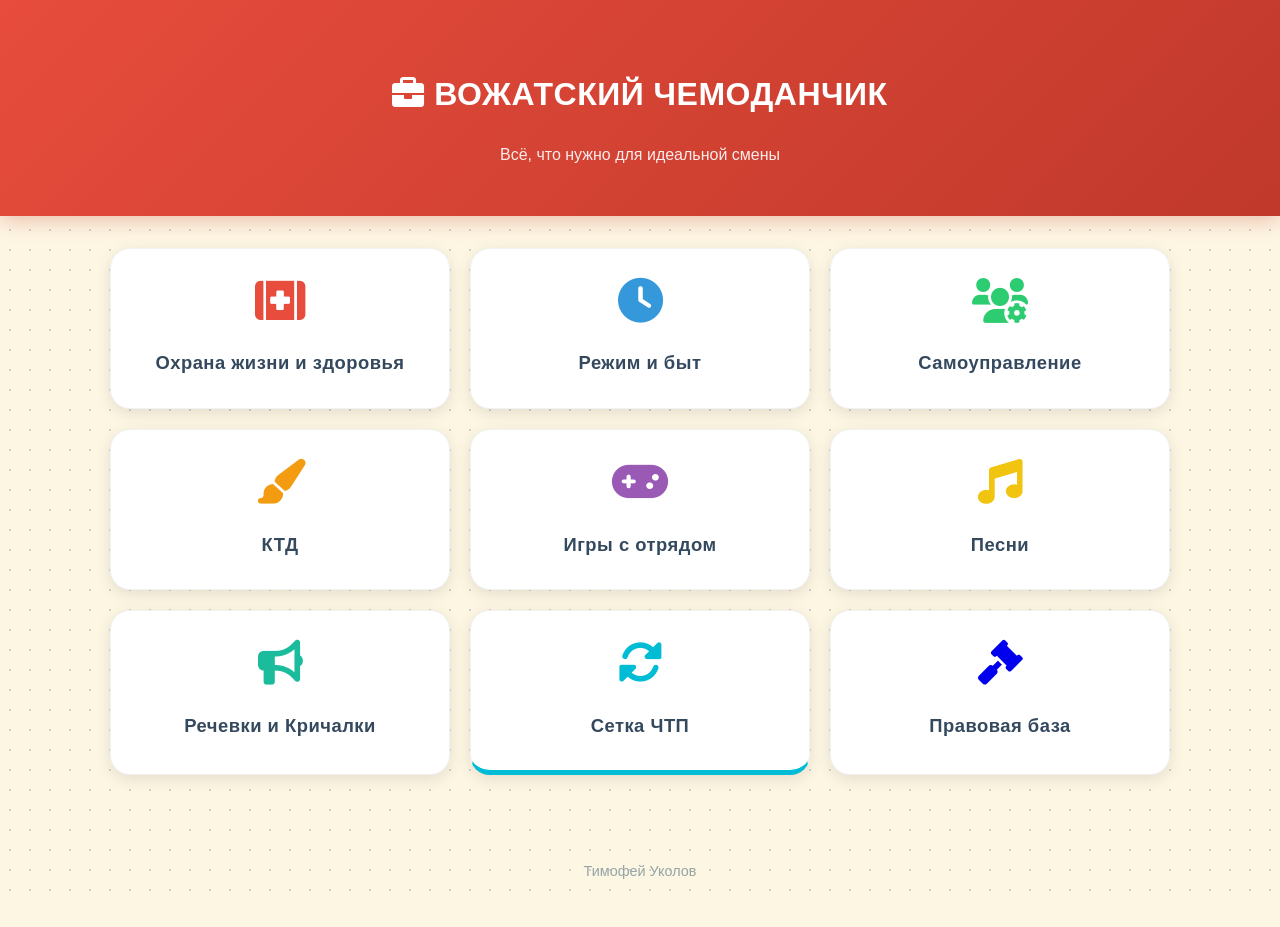
<file: inddex.html>
<!DOCTYPE html>
<html lang="ru">
<head>
    <meta charset="UTF-8">
    <meta name="viewport" content="width=device-width, initial-scale=1.0">
    <title>Вожатский чемоданчик</title>
    <link rel="stylesheet" href="style.css">
    <link rel="stylesheet" href="https://cdnjs.cloudflare.com/ajax/libs/font-awesome/6.0.0/css/all.min.css">
</head>
<body>

    <header>
        <h1><i class="fas fa-briefcase"></i> Вожатский чемоданчик</h1>
        <p>Всё, что нужно для идеальной смены</p>
    </header>

    <main class="container">
        <nav class="grid-menu">
            <a href="safety.html" class="card card-red">
                <i class="fas fa-first-aid"></i>
                <h3>Охрана жизни и здоровья</h3>
            </a>
            <a href="routine.html" class="card card-blue">
                <i class="fas fa-clock"></i>
                <h3>Режим и быт</h3>
            </a>
            <a href="self-gov.html" class="card card-green">
                <i class="fas fa-users-cog"></i>
                <h3>Самоуправление</h3>
            </a>
            <a href="ktd.html" class="card card-orange">
                <i class="fas fa-paint-brush"></i>
                <h3>КТД</h3>
            </a>
            <a href="games.html" class="card card-purple">
                <i class="fas fa-gamepad"></i>
                <h3>Игры с отрядом</h3>
            </a>
            <a href="songs.html" class="card card-yellow">
                <i class="fas fa-music"></i>
                <h3>Песни</h3>
            </a>
            <a href="chants.html" class="card card-teal">
                <i class="fas fa-bullhorn"></i>
                <h3>Речевки и Кричалки</h3>
            </a>
            <a href="chtp.html" class="card card-cyan">
    <i class="fas fa-sync-alt"></i>
    <h3>Сетка ЧТП</h3>
</a>
<a href="laws.html" class="card card-dark">
    <i class="fas fa-gavel"></i>
    <h3>Правовая база</h3>
</a>
        </nav>
    </main>

    <footer>
        <p>Тимофей Уколов
        </p>
    </footer>

</body>
</html>
</file>
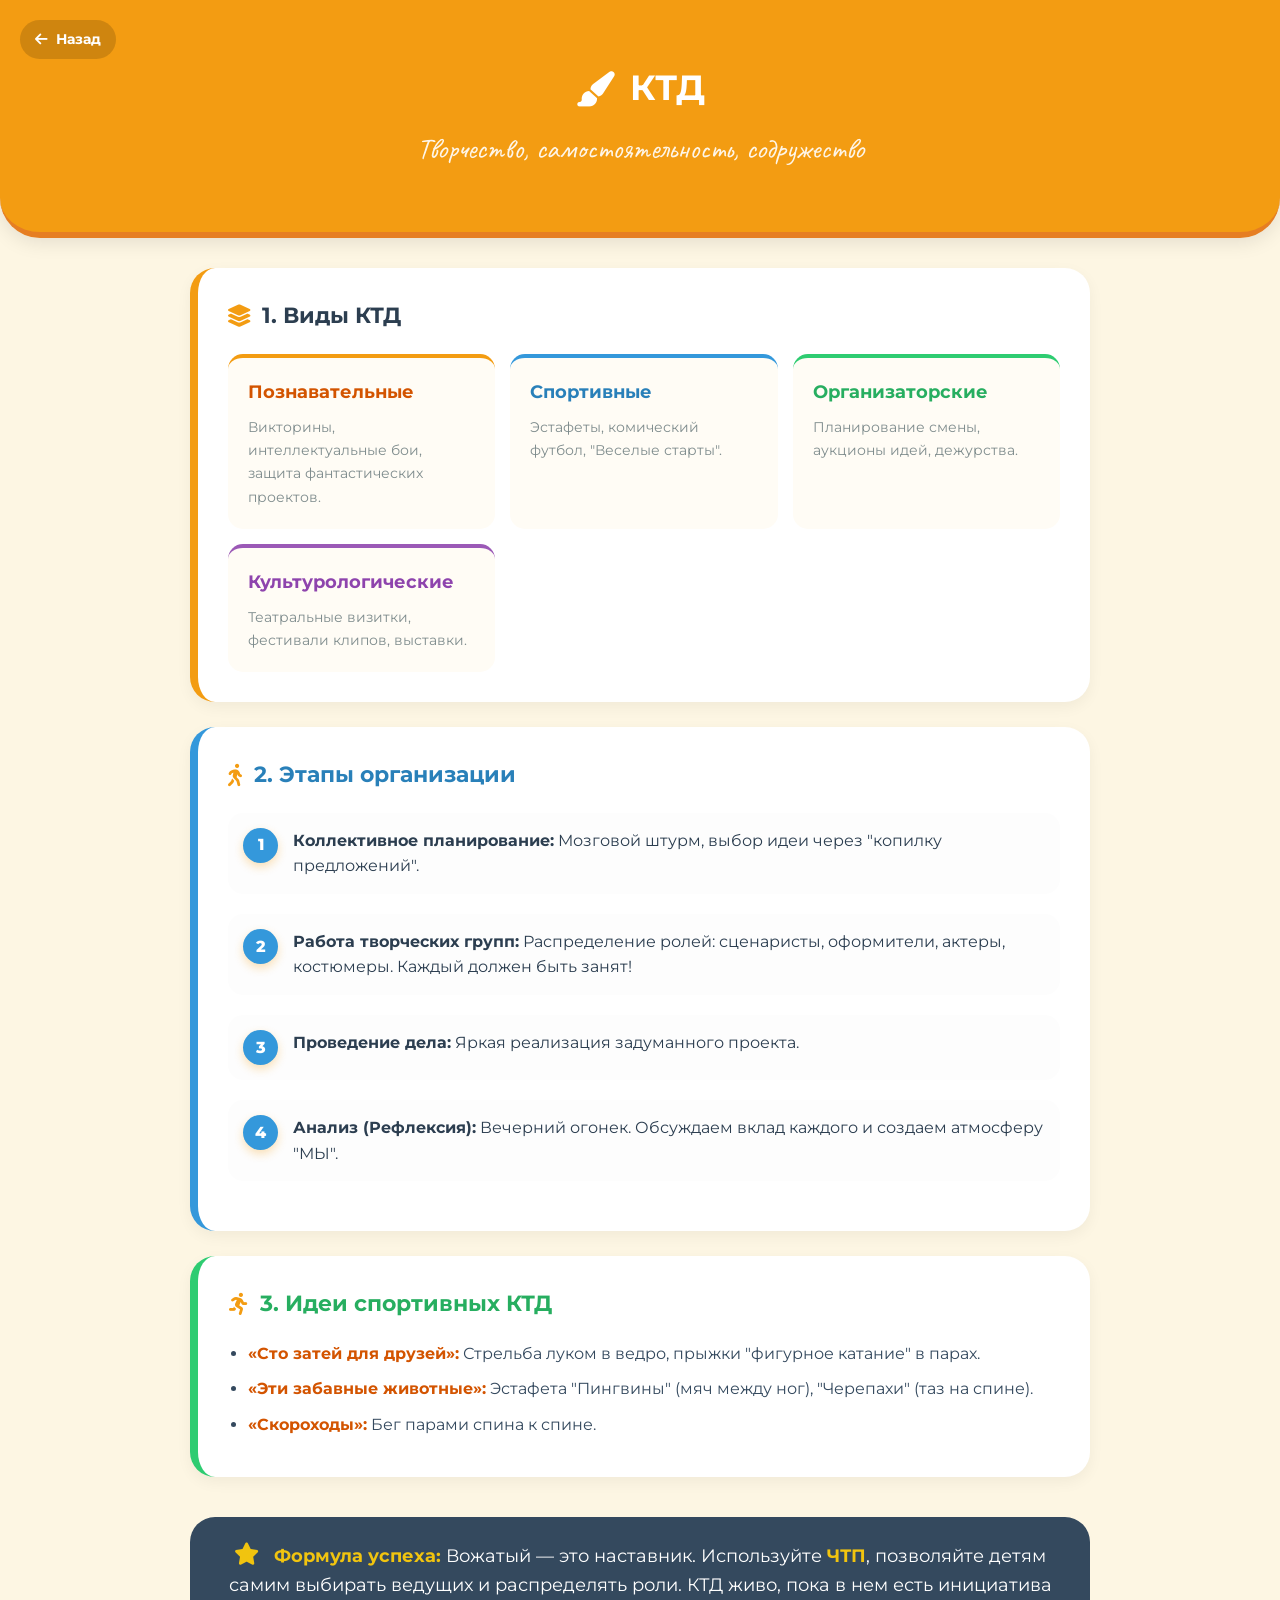
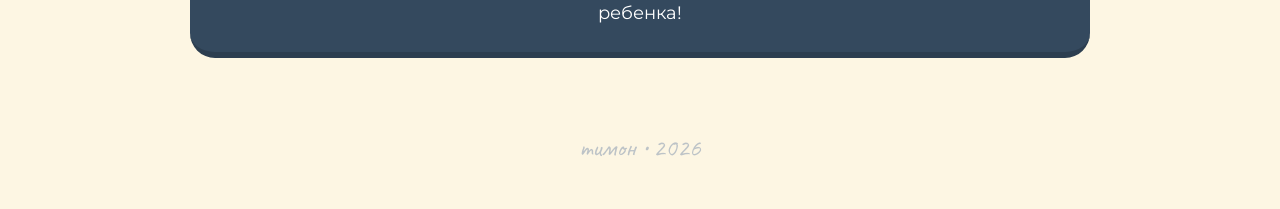
<file: ktd.html>
<!DOCTYPE html>
<html lang="ru">
<head>
    <meta charset="UTF-8">
    <meta name="viewport" content="width=device-width, initial-scale=1.0">
    <title>КТД - Вожатский чемоданчик</title>
    <link href="https://fonts.googleapis.com/css2?family=Montserrat:wght@400;700;800&family=Caveat:wght@600&display=swap" rel="stylesheet">
    <link rel="stylesheet" href="https://cdnjs.cloudflare.com/ajax/libs/font-awesome/6.0.0/css/all.min.css">
    <style>
        /* --- ГЛОБАЛЬНЫЕ СТИЛИ --- */
        body { 
            font-family: 'Montserrat', sans-serif; 
            background: #fdf6e3; 
            margin: 0; 
            color: #2c3e50; 
            line-height: 1.6;
        }

        /* --- ЖЕЛТЫЙ ХЕАДЕР --- */
        header { 
            text-align: center; 
            padding: 60px 20px; 
            background: #f39c12; /* Тот самый желтый */
            border-bottom: 6px solid #e67e22; 
            border-radius: 0 0 40px 40px; 
            box-shadow: 0 4px 20px rgba(0,0,0,0.1); 
            position: relative; 
            z-index: 10; 
        }

        header h1 { 
            font-size: 2.2rem; 
            color: #ffffff; /* Белый текст */
            text-transform: uppercase; 
            margin: 0; 
            display: flex;
            align-items: center;
            justify-content: center;
            gap: 15px;
        }

        header p { 
            font-family: 'Caveat', cursive; 
            font-size: 1.8rem; 
            color: rgba(255, 255, 255, 0.9); 
            margin: 10px 0 0; 
        }

        .back-btn {
            position: absolute;
            top: 20px;
            left: 20px;
            color: white;
            text-decoration: none;
            font-weight: 700;
            font-size: 0.9rem;
            background: rgba(0,0,0,0.15);
            padding: 8px 15px;
            border-radius: 20px;
            transition: 0.3s;
            display: flex;
            align-items: center;
            gap: 8px;
        }

        .back-btn:hover { background: rgba(0,0,0,0.3); }

        /* --- КОНТЕЙНЕР --- */
        .container { 
            max-width: 900px; 
            margin: 30px auto; 
            padding: 0 20px; 
        }

        .ktd-section {
            background: white;
            padding: 30px;
            border-radius: 25px;
            margin-bottom: 25px;
            box-shadow: 0 5px 15px rgba(0,0,0,0.05);
            border-left: 8px solid #f39c12;
        }

        h2 { 
            font-size: 1.4rem; 
            margin-top: 0; 
            color: #2c3e50;
            display: flex;
            align-items: center;
            gap: 12px;
        }

        h2 i { color: #f39c12; }

        /* --- СЕТКА ПРИМЕРОВ --- */
        .example-grid {
            display: grid;
            grid-template-columns: repeat(auto-fit, minmax(200px, 1fr));
            gap: 15px;
            margin-top: 20px;
        }

        .example-card {
            background: #fffcf5;
            padding: 20px;
            border-radius: 15px;
            border-top: 4px solid #f39c12;
            transition: transform 0.3s ease;
        }

        .example-card:hover { transform: translateY(-5px); }
        .example-card h4 { margin: 0 0 10px 0; color: #d35400; font-size: 1.1rem; }
        .example-card p { margin: 0; font-size: 0.9rem; color: #7f8c8d; }

        /* --- ЭТАПЫ (ОФОРМЛЕНИЕ С ШАГАМИ) --- */
        .steps-container { margin-top: 20px; }

        .step-box {
            display: flex;
            align-items: flex-start;
            gap: 15px;
            margin-bottom: 20px;
            background: #fdfdfd;
            padding: 15px;
            border-radius: 15px;
            border: 1px hide rgba(0,0,0,0.05);
        }

        .step-icon {
            background: #f39c12;
            color: white;
            width: 35px;
            height: 35px;
            border-radius: 50%;
            display: flex;
            align-items: center;
            justify-content: center;
            font-weight: 800;
            flex-shrink: 0;
            box-shadow: 0 4px 10px rgba(243, 156, 18, 0.3);
        }

        /* --- СПИСКИ --- */
        ul { padding-left: 20px; margin: 0; }
        li { margin-bottom: 10px; color: #34495e; }
        li strong { color: #d35400; }

        /* --- ЗАМЕТКА --- */
        .important-note {
            background: #34495e;
            color: white;
            padding: 25px;
            border-radius: 25px;
            text-align: center;
            font-size: 1.1rem;
            margin-top: 40px;
            border-bottom: 6px solid #2c3e50;
        }

        .important-note i { color: #f1c40f; margin-right: 10px; font-size: 1.4rem; }
        .important-note strong { color: #f1c40f; }

        /* --- АДАПТИВНОСТЬ --- */
        @media (max-width: 600px) {
            header { padding: 40px 15px; }
            header h1 { font-size: 1.4rem; }
            header p { font-size: 1.4rem; }
            .back-btn { position: relative; top: -10px; left: 0; display: inline-flex; margin-bottom: 15px; }
            .ktd-section { padding: 20px; }
        }

        footer { text-align: center; padding: 40px; font-family: 'Caveat'; font-size: 1.6rem; color: #bdc3c7; }
    </style>
</head>
<body>

    <header>
        <a href="index.html" class="back-btn"><i class="fas fa-arrow-left"></i> Назад</a>
        <h1><i class="fas fa-paint-brush"></i> КТД</h1>
        <p>Творчество, самостоятельность, содружество</p>
    </header>

    <main class="container">
        
        <section class="ktd-section">
            <h2><i class="fas fa-layer-group"></i> 1. Виды КТД</h2>
            <div class="example-grid">
                <div class="example-card">
                    <h4>Познавательные</h4>
                    <p>Викторины, интеллектуальные бои, защита фантастических проектов.</p>
                </div>
                <div class="example-card" style="border-top-color: #3498db;">
                    <h4 style="color: #2980b9;">Спортивные</h4>
                    <p>Эстафеты, комический футбол, "Веселые старты".</p>
                </div>
                <div class="example-card" style="border-top-color: #2ecc71;">
                    <h4 style="color: #27ae60;">Организаторские</h4>
                    <p>Планирование смены, аукционы идей, дежурства.</p>
                </div>
                <div class="example-card" style="border-top-color: #9b59b6;">
                    <h4 style="color: #8e44ad;">Культурологические</h4>
                    <p>Театральные визитки, фестивали клипов, выставки.</p>
                </div>
            </div>
        </section>

        <section class="ktd-section" style="border-left-color: #3498db;">
            <h2 style="color: #2980b9;"><i class="fas fa-walking"></i> 2. Этапы организации</h2>
            <div class="steps-container">
                <div class="step-box">
                    <div class="step-icon" style="background: #3498db;">1</div>
                    <div><strong>Коллективное планирование:</strong> Мозговой штурм, выбор идеи через "копилку предложений".</div>
                </div>
                <div class="step-box">
                    <div class="step-icon" style="background: #3498db;">2</div>
                    <div><strong>Работа творческих групп:</strong> Распределение ролей: сценаристы, оформители, актеры, костюмеры. Каждый должен быть занят!</div>
                </div>
                <div class="step-box">
                    <div class="step-icon" style="background: #3498db;">3</div>
                    <div><strong>Проведение дела:</strong> Яркая реализация задуманного проекта.</div>
                </div>
                <div class="step-box">
                    <div class="step-icon" style="background: #3498db;">4</div>
                    <div><strong>Анализ (Рефлексия):</strong> Вечерний огонек. Обсуждаем вклад каждого и создаем атмосферу "МЫ".</div>
                </div>
            </div>
        </section>

        <section class="ktd-section" style="border-left-color: #2ecc71;">
            <h2 style="color: #27ae60;"><i class="fas fa-running"></i> 3. Идеи спортивных КТД</h2>
            <ul>
                <li><strong>«Сто затей для друзей»:</strong> Стрельба луком в ведро, прыжки "фигурное катание" в парах.</li>
                <li><strong>«Эти забавные животные»:</strong> Эстафета "Пингвины" (мяч между ног), "Черепахи" (таз на спине).</li>
                <li><strong>«Скороходы»:</strong> Бег парами спина к спине.</li>
            </ul>
        </section>

        <div class="important-note">
            <i class="fas fa-star"></i> <strong>Формула успеха:</strong> Вожатый — это наставник. Используйте <strong>ЧТП</strong>, позволяйте детям самим выбирать ведущих и распределять роли. КТД живо, пока в нем есть инициатива ребенка!
        </div>

    </main>

    <footer>тимон • 2026</footer>

</body>
</html>
</file>
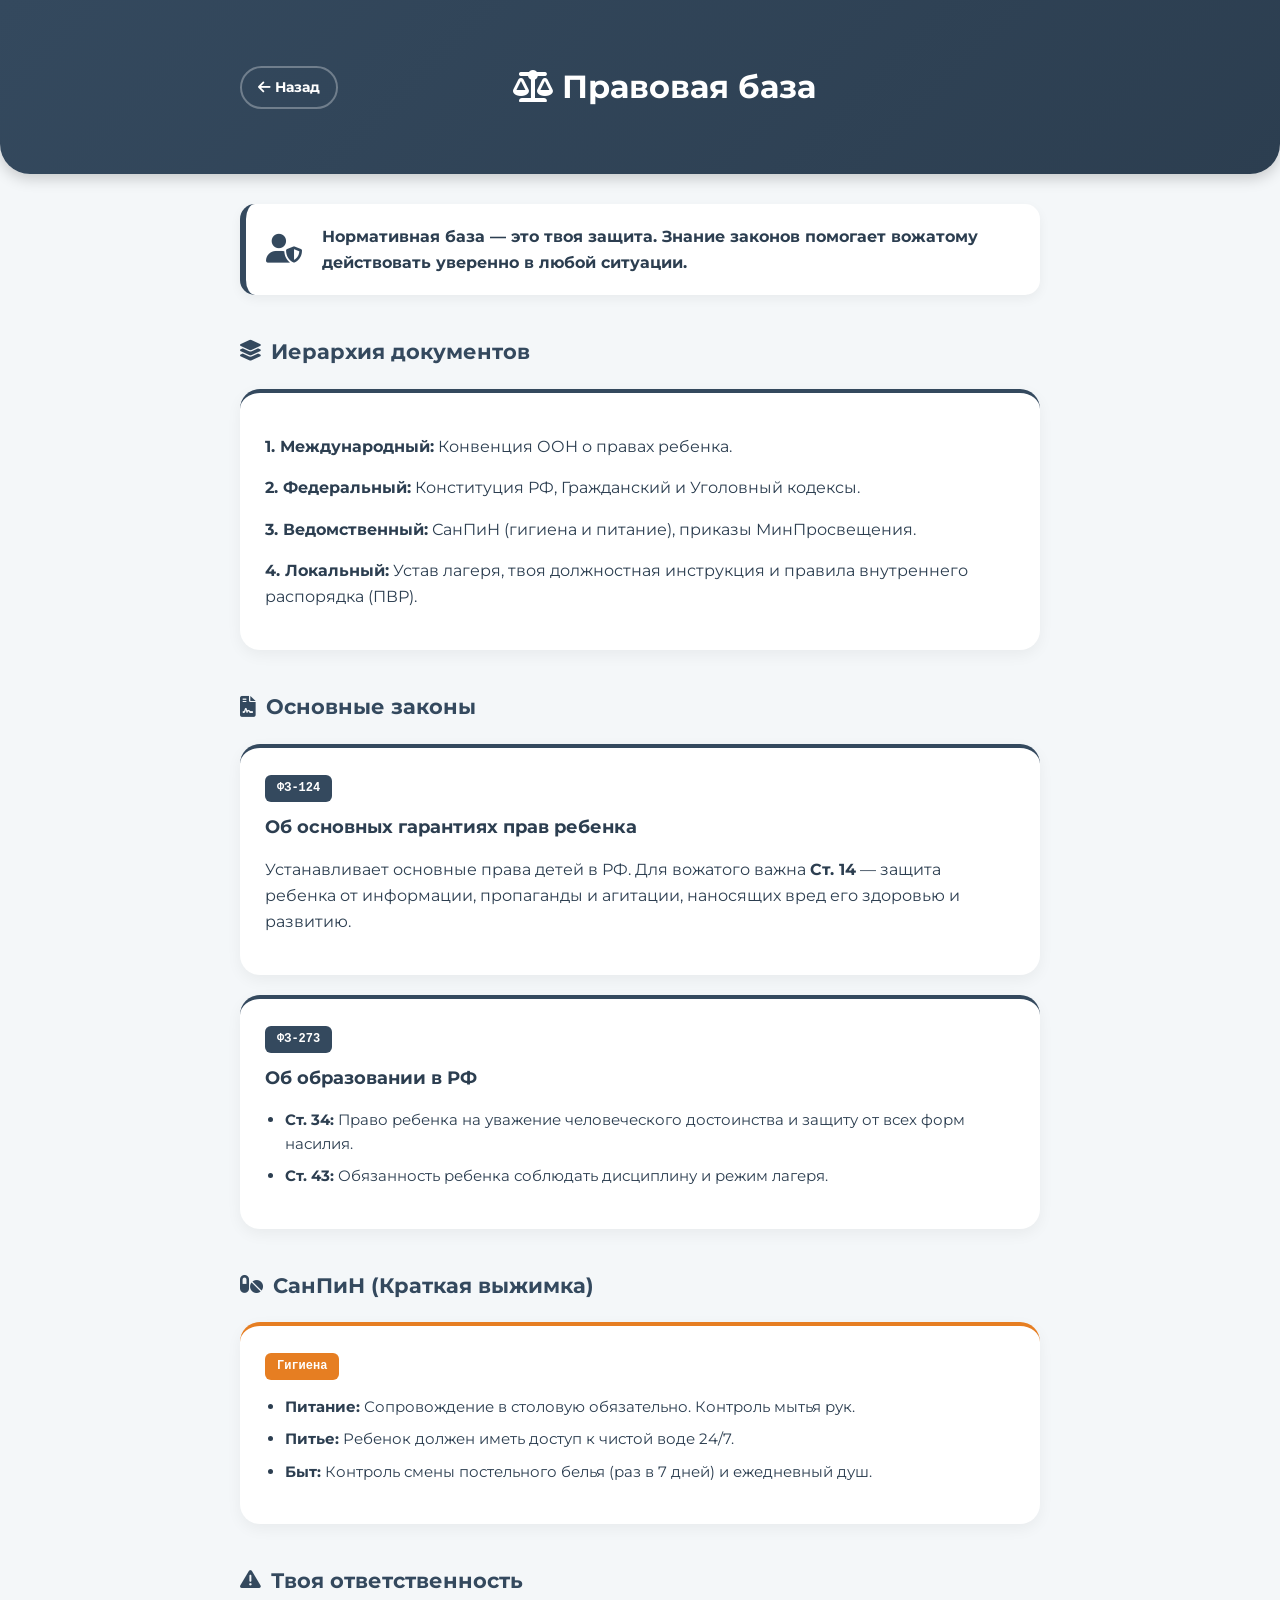
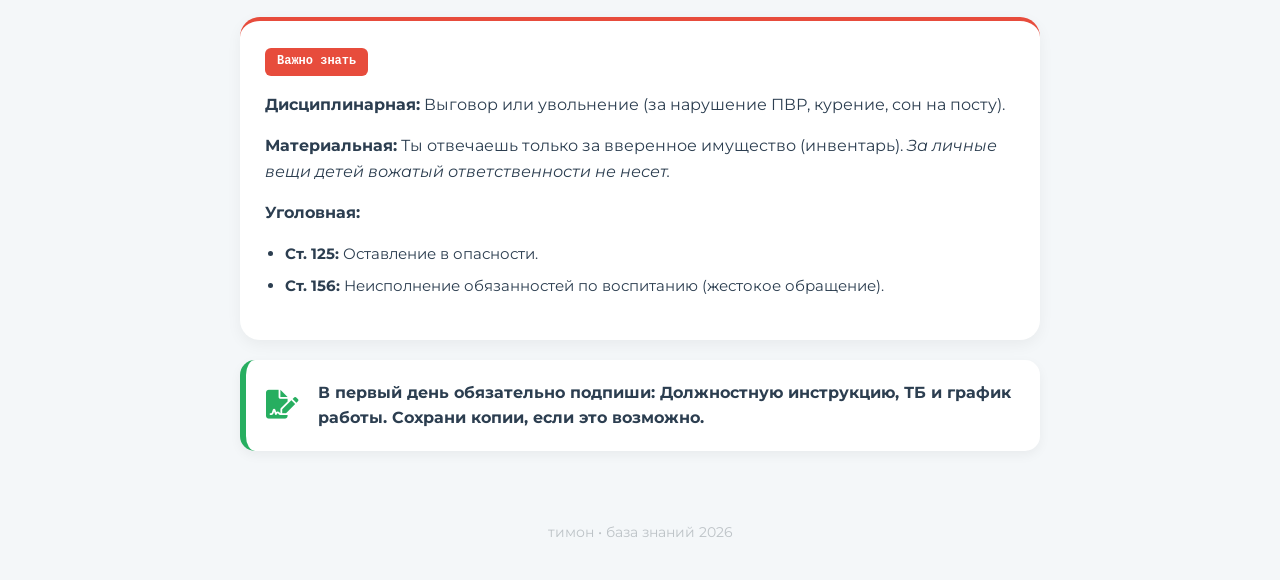
<file: laws.html>
<!DOCTYPE html>
<html lang="ru">
<head>
    <meta charset="UTF-8">
    <meta name="viewport" content="width=device-width, initial-scale=1.0">
    <title>Правовая база - Вожатский чемоданчик</title>
    <link href="https://fonts.googleapis.com/css2?family=Montserrat:wght@400;700;800&family=Fira+Code:wght@500&display=swap" rel="stylesheet">
    <link rel="stylesheet" href="https://cdnjs.cloudflare.com/ajax/libs/font-awesome/6.0.0/css/all.min.css">
    
    <style>
        /* --- БАЗОВЫЕ СТИЛИ --- */
        body {
            font-family: 'Montserrat', sans-serif;
            background: #f4f7f9;
            margin: 0;
            color: #2c3e50;
            line-height: 1.6;
        }

        /* --- ШАПКА --- */
        header { 
            background: linear-gradient(135deg, #34495e, #2c3e50); 
            color: white; 
            text-align: center; 
            padding: 40px 20px; 
            position: sticky;
            top: 0;
            z-index: 1000;
            border-radius: 0 0 30px 30px;
            box-shadow: 0 4px 15px rgba(0,0,0,0.2);
        }

        .header-content {
            max-width: 800px;
            margin: 0 auto;
            display: flex;
            align-items: center;
            justify-content: space-between;
        }

        .back-link {
            text-decoration: none;
            color: white;
            border: 2px solid rgba(255,255,255,0.3);
            padding: 8px 16px;
            border-radius: 50px;
            font-weight: 700;
            font-size: 0.9rem;
            transition: 0.3s;
        }

        .back-link:hover {
            background: white;
            color: #2c3e50;
        }

        /* --- КОНТЕНТ --- */
        .container {
            max-width: 800px;
            margin: 30px auto;
            padding: 0 20px;
        }

        /* ВАЖНЫЕ ЗАМЕТКИ */
        .law-important { 
            background: #ffffff; 
            border-left: 6px solid #34495e; 
            padding: 20px; 
            border-radius: 15px; 
            font-weight: 700; 
            color: #2c3e50; 
            margin-bottom: 30px;
            display: flex;
            align-items: center;
            gap: 20px;
            box-shadow: 0 4px 12px rgba(0,0,0,0.05);
        }

        .law-important i { color: #34495e; font-size: 1.8rem; }

        /* СЕКЦИИ И КАРТОЧКИ */
        section h2 {
            font-size: 1.3rem;
            color: #34495e;
            margin: 40px 0 20px;
            display: flex;
            align-items: center;
            gap: 10px;
        }

        .law-item { 
            background: white; 
            padding: 25px; 
            border-radius: 20px; 
            margin-bottom: 20px; 
            border-top: 4px solid #34495e; 
            box-shadow: 0 5px 15px rgba(0,0,0,0.05); 
            transition: 0.3s;
        }

        .law-item:hover { transform: translateY(-3px); }

        .law-item h3 { 
            color: #2c3e50; 
            font-size: 1.15rem; 
            margin: 10px 0;
        }

        .badge {
            display: inline-block;
            background: #34495e;
            color: white;
            padding: 4px 12px;
            border-radius: 6px;
            font-family: 'Fira+Code', monospace;
            font-size: 0.75rem;
            font-weight: 700;
        }

        /* ЦВЕТОВЫЕ АКЦЕНТЫ */
        .warning { border-top-color: #e74c3c; }
        .warning .badge { background: #e74c3c; }
        
        .info { border-top-color: #e67e22; }
        .info .badge { background: #e67e22; }

        /* СПИСКИ */
        ul { padding-left: 20px; margin: 15px 0; }
        li { margin-bottom: 8px; font-size: 0.95rem; }
        strong { color: #2c3e50; }

        footer {
            text-align: center;
            padding: 40px;
            color: #bdc3c7;
            font-size: 0.9rem;
        }

        @media (max-width: 600px) {
            .header-content h1 { font-size: 1.2rem; }
            .back-link span { display: none; }
        }
    </style>
</head>
<body>

    <header>
        <div class="header-content">
            <a href="index.html" class="back-link">
                <i class="fas fa-arrow-left"></i> <span>Назад</span>
            </a>
            <h1><i class="fas fa-balance-scale"></i> Правовая база</h1>
            <div style="width: 50px;"></div>
        </div>
    </header>

    <main class="container">
        
        <div class="law-important">
            <i class="fas fa-user-shield"></i>
            <span>Нормативная база — это твоя защита. Знание законов помогает вожатому действовать уверенно в любой ситуации.</span>
        </div>

        <section>
            <h2><i class="fas fa-layer-group"></i> Иерархия документов</h2>
            <div class="law-item">
                <p><strong>1. Международный:</strong> Конвенция ООН о правах ребенка.</p>
                <p><strong>2. Федеральный:</strong> Конституция РФ, Гражданский и Уголовный кодексы.</p>
                <p><strong>3. Ведомственный:</strong> СанПиН (гигиена и питание), приказы МинПросвещения.</p>
                <p><strong>4. Локальный:</strong> Устав лагеря, твоя должностная инструкция и правила внутреннего распорядка (ПВР).</p>
            </div>
        </section>

        <section>
            <h2><i class="fas fa-file-contract"></i> Основные законы</h2>
            
            <div class="law-item">
                <span class="badge">ФЗ-124</span>
                <h3>Об основных гарантиях прав ребенка</h3>
                <p>Устанавливает основные права детей в РФ. Для вожатого важна <strong>Ст. 14</strong> — защита ребенка от информации, пропаганды и агитации, наносящих вред его здоровью и развитию.</p>
            </div>

            <div class="law-item">
                <span class="badge">ФЗ-273</span>
                <h3>Об образовании в РФ</h3>
                <ul>
                    <li><strong>Ст. 34:</strong> Право ребенка на уважение человеческого достоинства и защиту от всех форм насилия.</li>
                    <li><strong>Ст. 43:</strong> Обязанность ребенка соблюдать дисциплину и режим лагеря.</li>
                </ul>
            </div>
        </section>

        <section>
            <h2><i class="fas fa-pills"></i> СанПиН (Краткая выжимка)</h2>
            <div class="law-item info">
                <span class="badge">Гигиена</span>
                <ul>
                    <li><strong>Питание:</strong> Сопровождение в столовую обязательно. Контроль мытья рук.</li>
                    <li><strong>Питье:</strong> Ребенок должен иметь доступ к чистой воде 24/7.</li>
                    <li><strong>Быт:</strong> Контроль смены постельного белья (раз в 7 дней) и ежедневный душ.</li>
                </ul>
            </div>
        </section>

        <section>
            <h2><i class="fas fa-exclamation-triangle"></i> Твоя ответственность</h2>
            <div class="law-item warning">
                <span class="badge">Важно знать</span>
                <p><strong>Дисциплинарная:</strong> Выговор или увольнение (за нарушение ПВР, курение, сон на посту).</p>
                <p><strong>Материальная:</strong> Ты отвечаешь только за вверенное имущество (инвентарь). <em>За личные вещи детей вожатый ответственности не несет.</em></p>
                <p><strong>Уголовная:</strong> 
                    <ul>
                        <li><strong>Ст. 125:</strong> Оставление в опасности.</li>
                        <li><strong>Ст. 156:</strong> Неисполнение обязанностей по воспитанию (жестокое обращение).</li>
                    </ul>
                </p>
            </div>
        </section>

        <div class="law-important" style="border-left-color: #27ae60;">
            <i class="fas fa-file-signature" style="color: #27ae60;"></i>
            <span>В первый день обязательно подпиши: Должностную инструкцию, ТБ и график работы. Сохрани копии, если это возможно.</span>
        </div>

    </main>

    <footer>
        тимон • база знаний 2026
    </footer>

</body>
</html>
</file>
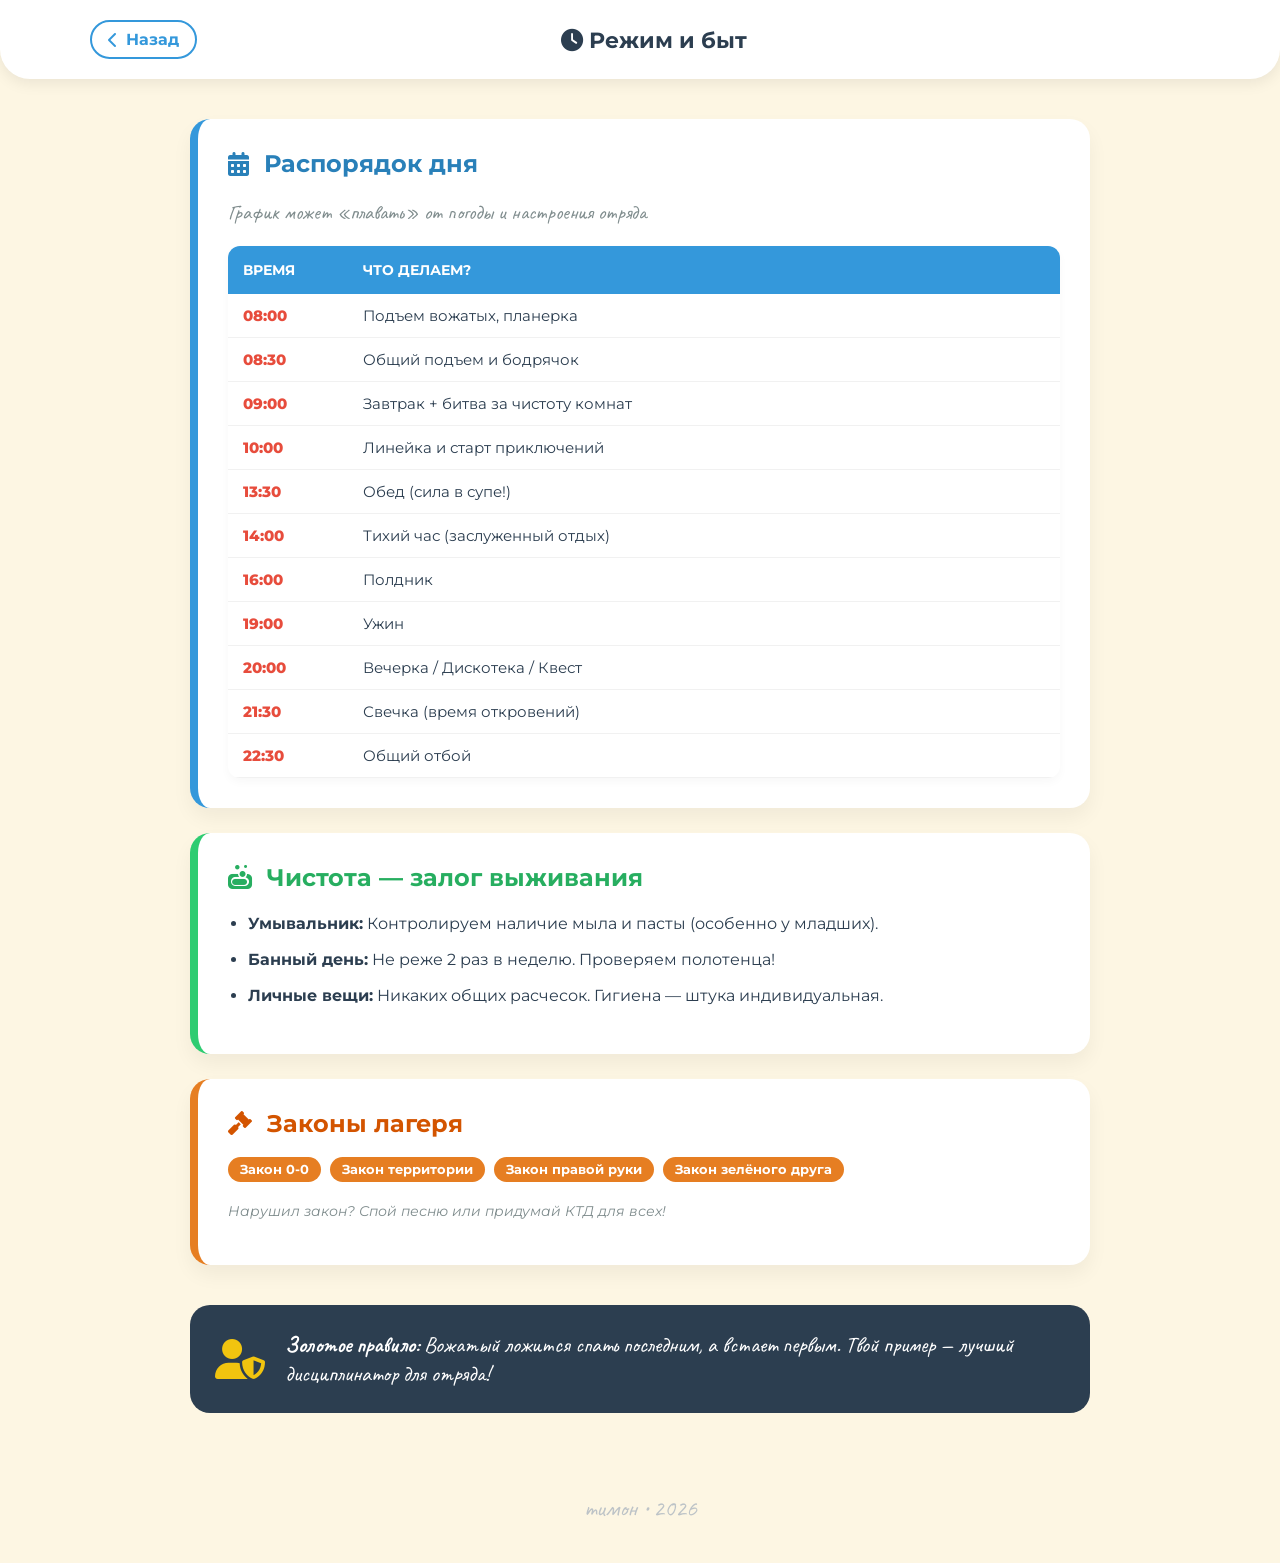
<file: routine.html>
<!DOCTYPE html>
<html lang="ru">
<head>
    <meta charset="UTF-8">
    <meta name="viewport" content="width=device-width, initial-scale=1.0">
    <title>Режим и быт - Вожатский чемоданчик</title>
    <link href="https://fonts.googleapis.com/css2?family=Montserrat:wght@400;700;800&family=Caveat:wght@600&display=swap" rel="stylesheet">
    <link rel="stylesheet" href="https://cdnjs.cloudflare.com/ajax/libs/font-awesome/6.0.0/css/all.min.css">
    
    <style>
        /* --- БАЗОВЫЕ СТИЛИ --- */
        body {
            font-family: 'Montserrat', sans-serif;
            background: #fdf6e3; /* Теплый фон */
            margin: 0;
            color: #2c3e50;
        }

        /* --- ШАПКА В СТИЛЕ PIN BOARD --- */
        header {
            background: white;
            padding: 20px 0;
            box-shadow: 0 4px 15px rgba(0,0,0,0.08);
            border-radius: 0 0 30px 30px;
            text-align: center;
            position: sticky;
            top: 0;
            z-index: 1000;
        }

        .header-content {
            max-width: 1100px;
            margin: 0 auto;
            padding: 0 20px;
            display: flex;
            align-items: center;
            justify-content: space-between;
        }

        .back-link {
            text-decoration: none;
            color: #3498db;
            border: 2px solid #3498db;
            padding: 8px 16px;
            border-radius: 50px;
            font-weight: 700;
            display: flex;
            align-items: center;
            gap: 8px;
            transition: 0.3s;
        }

        .back-link:hover {
            background: #3498db;
            color: white;
            transform: translateX(-5px);
        }

        header h1 {
            font-size: 1.4rem;
            margin: 0;
            color: #2c3e50;
        }

        /* --- КОНТЕНТ --- */
        .container {
            max-width: 900px;
            margin: 40px auto;
            padding: 0 20px;
        }

        /* КАРТОЧКИ СЕКЦИЙ */
        .routine-card {
            background: white;
            border-radius: 20px;
            padding: 30px;
            margin-bottom: 25px;
            box-shadow: 0 10px 20px rgba(0,0,0,0.05);
            border-left: 8px solid #3498db;
            position: relative;
        }

        .routine-card h2 {
            margin-top: 0;
            font-size: 1.5rem;
            display: flex;
            align-items: center;
            gap: 15px;
            color: #2980b9;
        }

        /* ТАБЛИЦА РАСПИСАНИЯ */
        .schedule-table {
            width: 100%;
            border-collapse: collapse;
            margin-top: 20px;
            border-radius: 12px;
            overflow: hidden;
            box-shadow: 0 4px 10px rgba(0,0,0,0.03);
        }

        .schedule-table th {
            background: #3498db;
            color: white;
            padding: 15px;
            text-align: left;
            font-size: 0.9rem;
            text-transform: uppercase;
        }

        .schedule-table td {
            padding: 12px 15px;
            border-bottom: 1px solid #f1f1f1;
            font-size: 0.95rem;
        }

        .time-col {
            font-weight: 800;
            color: #e74c3c; /* Красный акцент на времени */
            width: 90px;
        }

        .schedule-table tr:hover {
            background-color: #f9fcff;
        }

        /* СПИСКИ И БЕЙДЖИ */
        ul {
            padding-left: 20px;
        }

        li {
            margin-bottom: 12px;
            line-height: 1.5;
        }

        .law-badge {
            display: inline-block;
            background: #e67e22;
            color: white;
            padding: 5px 12px;
            border-radius: 15px;
            font-size: 0.8rem;
            font-weight: 700;
            margin: 0 5px 5px 0;
        }

        /* ФИНАЛЬНАЯ ЗАМЕТКА */
        .important-note {
            background: #2c3e50;
            color: white;
            padding: 25px;
            border-radius: 20px;
            display: flex;
            gap: 20px;
            align-items: center;
            margin-top: 40px;
        }

        .important-note i {
            font-size: 2.5rem;
            color: #f1c40f;
        }

        .important-note p {
            margin: 0;
            font-family: 'Caveat', cursive;
            font-size: 1.4rem;
        }

        /* --- АДАПТИВНОСТЬ --- */
        @media (max-width: 600px) {
            .header-content span { display: none; }
            .routine-card { padding: 20px; }
            .schedule-table th, .schedule-table td { padding: 10px; font-size: 0.85rem; }
        }
    </style>
</head>
<body>

    <header>
        <div class="header-content">
            <a href="index.html" class="back-link">
                <i class="fas fa-chevron-left"></i> <span>Назад</span>
            </a>
            <h1><i class="fas fa-clock"></i> Режим и быт</h1>
            <div style="width: 80px;"></div> </div>
    </header>

    <main class="container">
        
        <section class="routine-card">
            <h2><i class="fas fa-calendar-alt"></i> Распорядок дня</h2>
            <p style="font-family: 'Caveat'; font-size: 1.3rem; color: #7f8c8d;">График может «плавать» от погоды и настроения отряда</p>
            
            <table class="schedule-table">
                <thead>
                    <tr>
                        <th>Время</th>
                        <th>Что делаем?</th>
                    </tr>
                </thead>
                <tbody>
                    <tr><td class="time-col">08:00</td><td>Подъем вожатых, планерка</td></tr>
                    <tr><td class="time-col">08:30</td><td>Общий подъем и бодрячок</td></tr>
                    <tr><td class="time-col">09:00</td><td>Завтрак + битва за чистоту комнат</td></tr>
                    <tr><td class="time-col">10:00</td><td>Линейка и старт приключений</td></tr>
                    <tr><td class="time-col">13:30</td><td>Обед (сила в супе!)</td></tr>
                    <tr><td class="time-col">14:00</td><td>Тихий час (заслуженный отдых)</td></tr>
                    <tr><td class="time-col">16:00</td><td>Полдник</td></tr>
                    <tr><td class="time-col">19:00</td><td>Ужин</td></tr>
                    <tr><td class="time-col">20:00</td><td>Вечерка / Дискотека / Квест</td></tr>
                    <tr><td class="time-col">21:30</td><td>Свечка (время откровений)</td></tr>
                    <tr><td class="time-col">22:30</td><td>Общий отбой</td></tr>
                </tbody>
            </table>
        </section>

        <section class="routine-card" style="border-left-color: #2ecc71;">
            <h2 style="color: #27ae60;"><i class="fas fa-soap"></i> Чистота — залог выживания</h2>
            <ul>
                <li><strong>Умывальник:</strong> Контролируем наличие мыла и пасты (особенно у младших).</li>
                <li><strong>Банный день:</strong> Не реже 2 раз в неделю. Проверяем полотенца!</li>
                <li><strong>Личные вещи:</strong> Никаких общих расчесок. Гигиена — штука индивидуальная.</li>
            </ul>
        </section>

        <section class="routine-card" style="border-left-color: #e67e22;">
            <h2 style="color: #d35400;"><i class="fas fa-gavel"></i> Законы лагеря</h2>
            <div style="margin: 15px 0;">
                <span class="law-badge">Закон 0-0</span>
                <span class="law-badge">Закон территории</span>
                <span class="law-badge">Закон правой руки</span>
                <span class="law-badge">Закон зелёного друга</span>
            </div>
            <p style="font-size: 0.9rem; font-style: italic; color: #7f8c8d;">Нарушил закон? Спой песню или придумай КТД для всех!</p>
        </section>

        <div class="important-note">
            <i class="fas fa-user-shield"></i>
            <p><strong>Золотое правило:</strong> Вожатый ложится спать последним, а встает первым. Твой пример — лучший дисциплинатор для отряда!</p>
        </div>

    </main>

    <footer style="text-align: center; padding: 40px; font-family: 'Caveat'; color: #bdc3c7; font-size: 1.5rem;">
        тимон • 2026
    </footer>

</body>
</html>
</file>
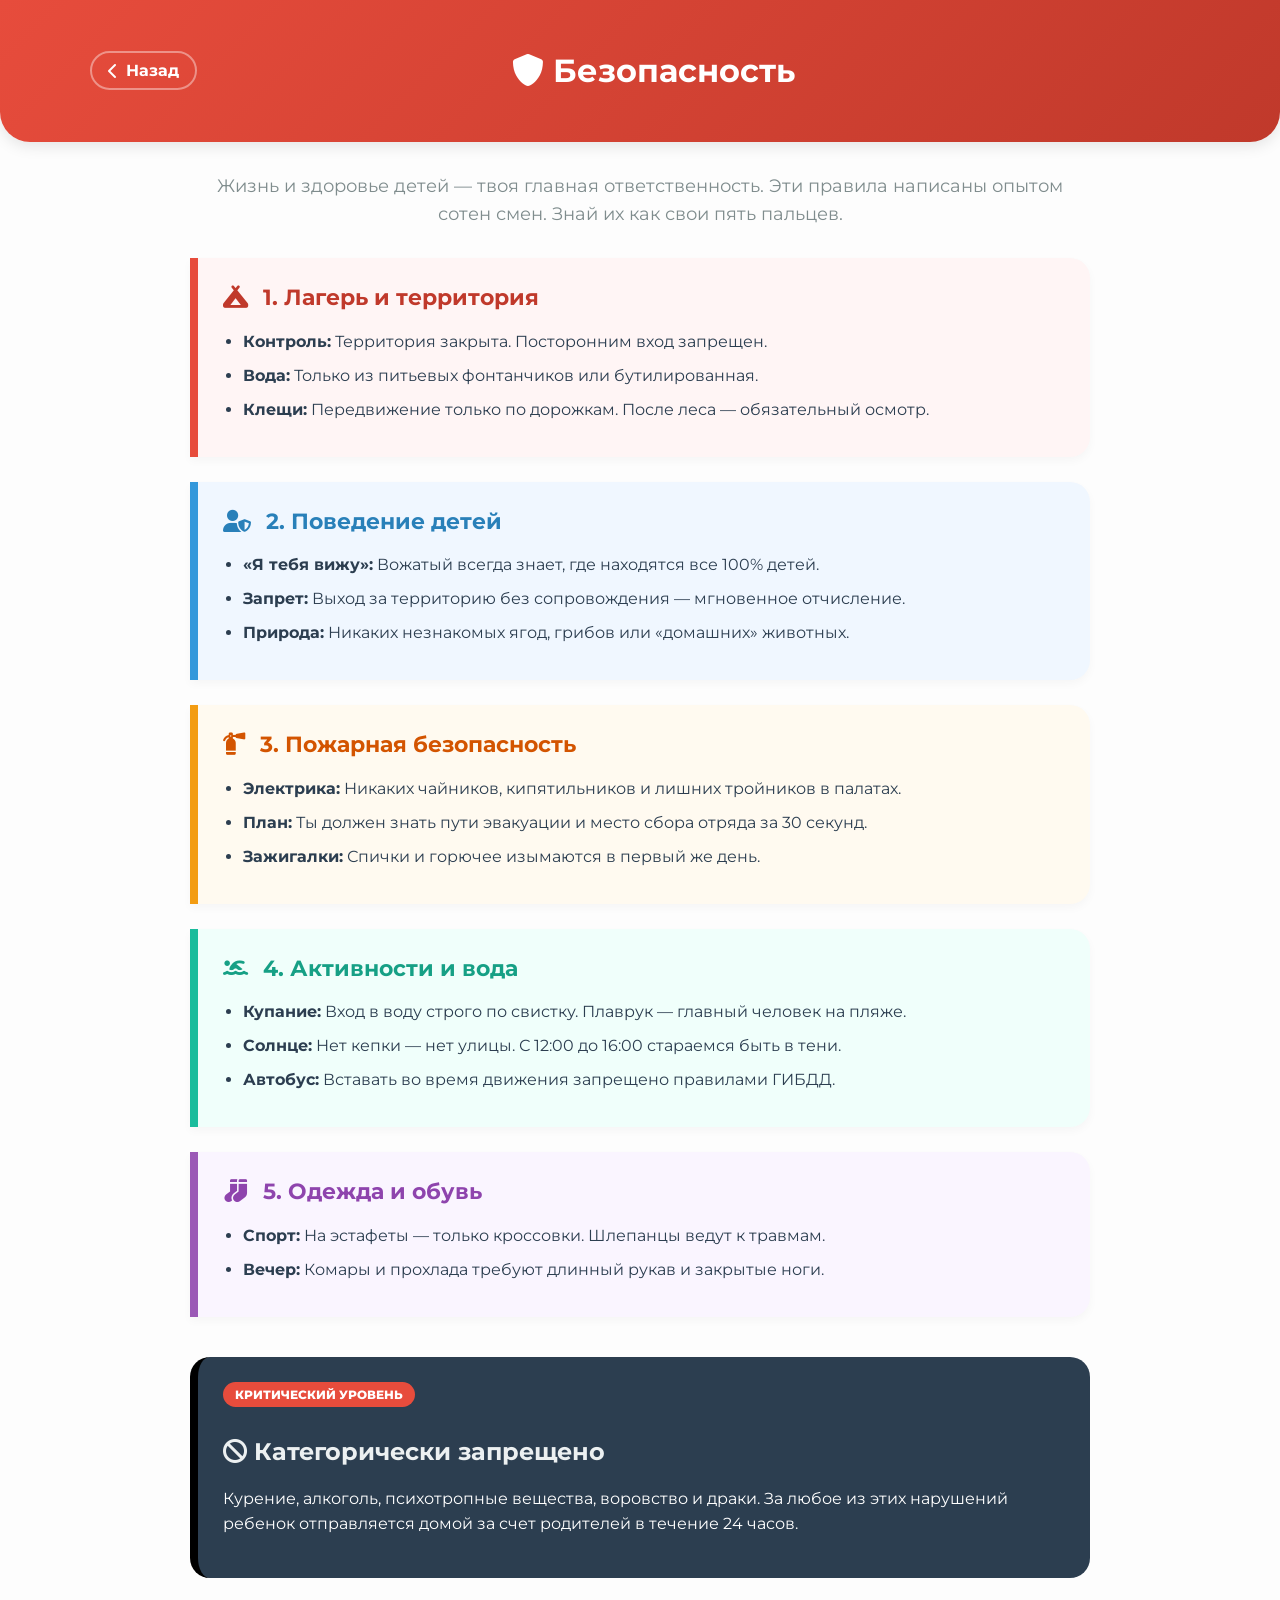
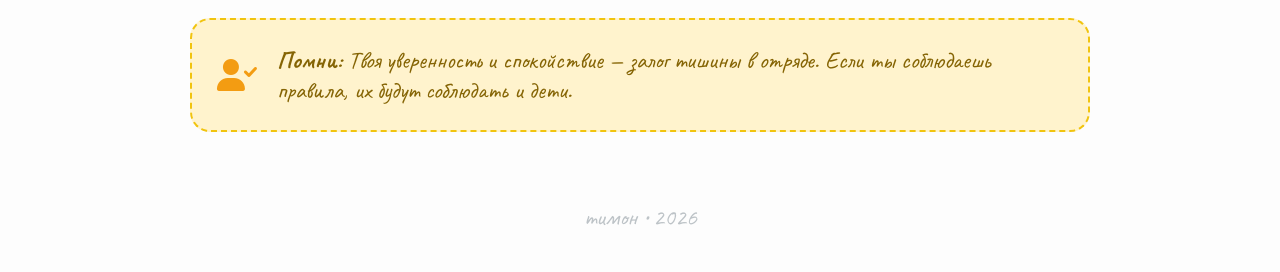
<file: safety.html>
<!DOCTYPE html>
<html lang="ru">
<head>
    <meta charset="UTF-8">
    <meta name="viewport" content="width=device-width, initial-scale=1.0">
    <title>Безопасность - Вожатский чемоданчик</title>
    <link href="https://fonts.googleapis.com/css2?family=Montserrat:wght@400;700;800&family=Caveat:wght@600&display=swap" rel="stylesheet">
    <link rel="stylesheet" href="https://cdnjs.cloudflare.com/ajax/libs/font-awesome/6.0.0/css/all.min.css">
    
    <style>
        /* --- БАЗОВЫЕ СТИЛИ --- */
        body {
            font-family: 'Montserrat', sans-serif;
            background: #fdfdfd;
            margin: 0;
            color: #2c3e50;
        }

        /* --- ШАПКА --- */
        header {
            background: linear-gradient(135deg, #e74c3c, #c0392b);
            padding: 30px 0;
            box-shadow: 0 4px 15px rgba(0,0,0,0.1);
            border-radius: 0 0 30px 30px;
            text-align: center;
            color: white;
            position: sticky;
            top: 0;
            z-index: 1000;
        }

        .header-content {
            max-width: 1100px;
            margin: 0 auto;
            padding: 0 20px;
            display: flex;
            align-items: center;
            justify-content: space-between;
        }

        .back-link {
            text-decoration: none;
            color: white;
            border: 2px solid rgba(255,255,255,0.4);
            padding: 8px 16px;
            border-radius: 50px;
            font-weight: 700;
            display: flex;
            align-items: center;
            gap: 8px;
            transition: 0.3s;
        }

        .back-link:hover {
            background: white;
            color: #c0392b;
            transform: translateX(-5px);
        }

        /* --- КОНТЕНТ --- */
        .container {
            max-width: 900px;
            margin: 30px auto;
            padding: 0 20px;
        }

        .intro-text {
            font-size: 1.1rem;
            line-height: 1.6;
            margin-bottom: 30px;
            color: #7f8c8d;
            text-align: center;
        }

        .safety-section { 
            border-left: 8px solid #e74c3c; 
            background: #fff5f5; 
            padding: 25px; 
            margin-bottom: 25px; 
            border-radius: 0 20px 20px 0; 
            box-shadow: 0 4px 10px rgba(0,0,0,0.03); 
            transition: 0.3s;
        }

        .safety-section:hover {
            transform: scale(1.01);
        }

        .safety-section h2 { 
            color: #c0392b; 
            margin-top: 0; 
            display: flex; 
            align-items: center; 
            gap: 15px; 
            font-size: 1.4rem;
        }

        .safety-section ul {
            padding-left: 20px;
            margin: 15px 0 0 0;
        }

        .safety-section li {
            margin-bottom: 10px;
            line-height: 1.5;
        }

        /* ЦВЕТОВЫЕ ТЕМЫ СЕКЦИЙ */
        .blue-section { border-left-color: #3498db; background: #f0f7ff; }
        .blue-section h2 { color: #2980b9; }

        .orange-section { border-left-color: #f39c12; background: #fffaf0; }
        .orange-section h2 { color: #d35400; }

        .green-section { border-left-color: #1abc9c; background: #f0fffb; }
        .green-section h2 { color: #16a085; }

        .purple-section { border-left-color: #9b59b6; background: #faf5ff; }
        .purple-section h2 { color: #8e44ad; }

        /* БЛОК ЗАПРЕТА */
        .ban-section { 
            background: #2c3e50; 
            color: white; 
            border-left: 8px solid #000;
            padding: 25px;
            border-radius: 20px;
            margin-top: 40px;
        }

        .ban-section h2 { color: #ecf0f1; }
        .badge { 
            background: #e74c3c; 
            color: white; 
            padding: 5px 12px; 
            border-radius: 50px; 
            font-size: 0.75rem; 
            font-weight: 800; 
            text-transform: uppercase;
            margin-bottom: 10px;
            display: inline-block;
        }

        /* ЗАМЕТКА */
        .important-note { 
            background: #fff3cd; 
            border: 2px dashed #f1c40f; 
            padding: 25px; 
            border-radius: 20px; 
            margin-top: 40px; 
            display: flex;
            gap: 20px;
            align-items: center;
        }

        .important-note i { font-size: 2rem; color: #f39c12; }
        .important-note p { 
            margin: 0; 
            font-family: 'Caveat', cursive; 
            font-size: 1.5rem; 
            color: #856404; 
        }

        @media (max-width: 600px) {
            .header-content span { display: none; }
            .safety-section h2 { font-size: 1.2rem; }
        }
    </style>
</head>
<body>

    <header>
        <div class="header-content">
            <a href="index.html" class="back-link">
                <i class="fas fa-chevron-left"></i> <span>Назад</span>
            </a>
            <h1><i class="fas fa-shield-alt"></i> Безопасность</h1>
            <div style="width: 80px;"></div>
        </div>
    </header>

    <main class="container">
        <p class="intro-text">Жизнь и здоровье детей — твоя главная ответственность. Эти правила написаны опытом сотен смен. Знай их как свои пять пальцев.</p>

        <section class="safety-section">
            <h2><i class="fas fa-campground"></i> 1. Лагерь и территория</h2>
            <ul>
                <li><strong>Контроль:</strong> Территория закрыта. Посторонним вход запрещен.</li>
                <li><strong>Вода:</strong> Только из питьевых фонтанчиков или бутилированная.</li>
                <li><strong>Клещи:</strong> Передвижение только по дорожкам. После леса — обязательный осмотр.</li>
            </ul>
        </section>

        <section class="safety-section blue-section">
            <h2><i class="fas fa-user-shield"></i> 2. Поведение детей</h2>
            <ul>
                <li><strong>«Я тебя вижу»:</strong> Вожатый всегда знает, где находятся все 100% детей.</li>
                <li><strong>Запрет:</strong> Выход за территорию без сопровождения — мгновенное отчисление.</li>
                <li><strong>Природа:</strong> Никаких незнакомых ягод, грибов или «домашних» животных.</li>
            </ul>
        </section>

        <section class="safety-section orange-section">
            <h2><i class="fas fa-fire-extinguisher"></i> 3. Пожарная безопасность</h2>
            <ul>
                <li><strong>Электрика:</strong> Никаких чайников, кипятильников и лишних тройников в палатах.</li>
                <li><strong>План:</strong> Ты должен знать пути эвакуации и место сбора отряда за 30 секунд.</li>
                <li><strong>Зажигалки:</strong> Спички и горючее изымаются в первый же день.</li>
            </ul>
        </section>

        <section class="safety-section green-section">
            <h2><i class="fas fa-swimmer"></i> 4. Активности и вода</h2>
            <ul>
                <li><strong>Купание:</strong> Вход в воду строго по свистку. Плаврук — главный человек на пляже.</li>
                <li><strong>Солнце:</strong> Нет кепки — нет улицы. С 12:00 до 16:00 стараемся быть в тени.</li>
                <li><strong>Автобус:</strong> Вставать во время движения запрещено правилами ГИБДД.</li>
            </ul>
        </section>

        <section class="safety-section purple-section">
            <h2><i class="fas fa-socks"></i> 5. Одежда и обувь</h2>
            <ul>
                <li><strong>Спорт:</strong> На эстафеты — только кроссовки. Шлепанцы ведут к травмам.</li>
                <li><strong>Вечер:</strong> Комары и прохлада требуют длинный рукав и закрытые ноги.</li>
            </ul>
        </section>

        <section class="ban-section">
            <div class="badge">Критический уровень</div>
            <h2><i class="fas fa-ban"></i> Категорически запрещено</h2>
            <p style="line-height: 1.6;">Курение, алкоголь, психотропные вещества, воровство и драки. За любое из этих нарушений ребенок отправляется домой за счет родителей в течение 24 часов.</p>
        </section>

        <div class="important-note">
            <i class="fas fa-user-check"></i>
            <p><strong>Помни:</strong> Твоя уверенность и спокойствие — залог тишины в отряде. Если ты соблюдаешь правила, их будут соблюдать и дети.</p>
        </div>
    </main>

    <footer style="text-align: center; padding: 40px; font-family: 'Caveat'; color: #bdc3c7; font-size: 1.5rem;">
        тимон • 2026
    </footer>

</body>
</html>
</file>
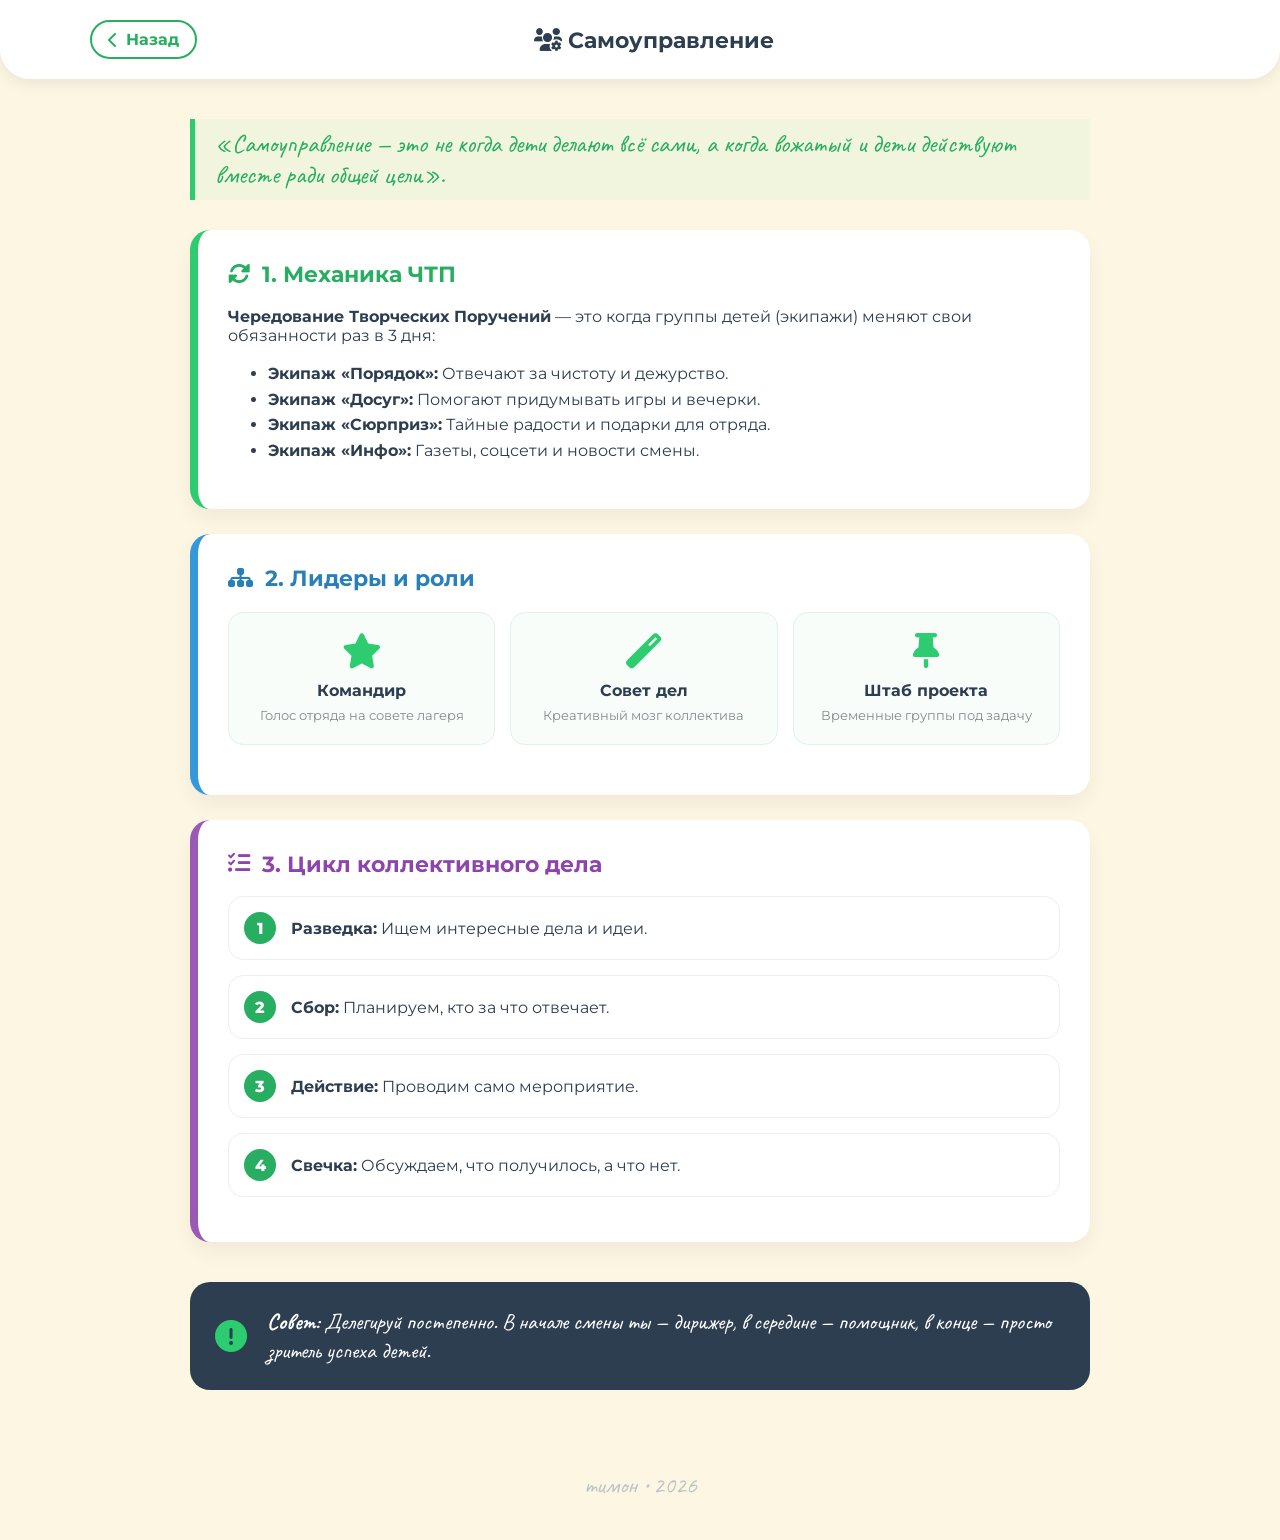
<file: self-gov.html>
<!DOCTYPE html>
<html lang="ru">
<head>
    <meta charset="UTF-8">
    <meta name="viewport" content="width=device-width, initial-scale=1.0">
    <title>Самоуправление - Вожатский чемоданчик</title>
    <link href="https://fonts.googleapis.com/css2?family=Montserrat:wght@400;700;800&family=Caveat:wght@600&display=swap" rel="stylesheet">
    <link rel="stylesheet" href="https://cdnjs.cloudflare.com/ajax/libs/font-awesome/6.0.0/css/all.min.css">
    
    <style>
        /* --- БАЗОВЫЕ СТИЛИ --- */
        body {
            font-family: 'Montserrat', sans-serif;
            background: #fdf6e3;
            margin: 0;
            color: #2c3e50;
        }

        /* --- ШАПКА --- */
        header {
            background: white;
            padding: 20px 0;
            box-shadow: 0 4px 15px rgba(0,0,0,0.08);
            border-radius: 0 0 30px 30px;
            text-align: center;
            position: sticky;
            top: 0;
            z-index: 1000;
        }

        .header-content {
            max-width: 1100px;
            margin: 0 auto;
            padding: 0 20px;
            display: flex;
            align-items: center;
            justify-content: space-between;
        }

        .back-link {
            text-decoration: none;
            color: #27ae60;
            border: 2px solid #27ae60;
            padding: 8px 16px;
            border-radius: 50px;
            font-weight: 700;
            display: flex;
            align-items: center;
            gap: 8px;
            transition: 0.3s;
        }

        .back-link:hover {
            background: #27ae60;
            color: white;
            transform: translateX(-5px);
        }

        header h1 {
            font-size: 1.4rem;
            margin: 0;
            color: #2c3e50;
        }

        /* --- КОНТЕНТ --- */
        .container {
            max-width: 900px;
            margin: 40px auto;
            padding: 0 20px;
        }

        blockquote {
            font-family: 'Caveat', cursive;
            font-size: 1.6rem;
            line-height: 1.2;
            color: #27ae60;
            border-left: 5px solid #2ecc71;
            padding: 10px 20px;
            margin: 0 0 30px 0;
            background: rgba(46, 204, 113, 0.05);
        }

        /* КАРТОЧКИ */
        .gov-card {
            background: white;
            border-radius: 20px;
            padding: 30px;
            margin-bottom: 25px;
            box-shadow: 0 10px 20px rgba(0,0,0,0.05);
            border-left: 8px solid #2ecc71;
        }

        .gov-card h2 {
            margin-top: 0;
            font-size: 1.4rem;
            color: #27ae60;
            display: flex;
            align-items: center;
            gap: 12px;
        }

        /* СЕТКА РОЛЕЙ */
        .roles-grid {
            display: grid;
            grid-template-columns: repeat(auto-fit, minmax(180px, 1fr));
            gap: 15px;
            margin: 20px 0;
        }

        .role-item {
            background: #f9fdfa;
            padding: 20px;
            border-radius: 15px;
            text-align: center;
            border: 1px solid #e0f2e9;
            transition: 0.3s;
        }

        .role-item:hover {
            transform: translateY(-5px);
            background: #ffffff;
            box-shadow: 0 5px 15px rgba(46, 204, 113, 0.2);
        }

        .role-item i {
            font-size: 2.2rem;
            color: #2ecc71;
            margin-bottom: 12px;
        }

        .role-item strong {
            display: block;
            margin-bottom: 5px;
            font-size: 1rem;
        }

        .role-item small {
            color: #7f8c8d;
            font-size: 0.8rem;
        }

        /* АЛГОРИТМ */
        .algo-step {
            display: flex;
            align-items: center;
            gap: 15px;
            margin-bottom: 15px;
            background: #ffffff;
            padding: 15px;
            border-radius: 15px;
            border: 1px solid #eee;
        }

        .step-num {
            background: #27ae60;
            color: white;
            width: 32px;
            height: 32px;
            border-radius: 50%;
            display: flex;
            justify-content: center;
            align-items: center;
            font-weight: 800;
            flex-shrink: 0;
        }

        /* ЗАМЕТКА */
        .important-note {
            background: #2c3e50;
            color: white;
            padding: 25px;
            border-radius: 20px;
            display: flex;
            gap: 20px;
            align-items: center;
            margin-top: 40px;
        }

        .important-note i {
            font-size: 2rem;
            color: #2ecc71;
        }

        .important-note p {
            margin: 0;
            font-family: 'Caveat', cursive;
            font-size: 1.4rem;
            line-height: 1.3;
        }

        /* АДАПТИВНОСТЬ */
        @media (max-width: 600px) {
            .header-content span { display: none; }
            .gov-card { padding: 20px; }
            .roles-grid { grid-template-columns: 1fr; }
        }
    </style>
</head>
<body>

    <header>
        <div class="header-content">
            <a href="index.html" class="back-link">
                <i class="fas fa-chevron-left"></i> <span>Назад</span>
            </a>
            <h1><i class="fas fa-users-cog"></i> Самоуправление</h1>
            <div style="width: 80px;"></div> </div>
    </header>

    <main class="container">
        
        <blockquote>
            «Самоуправление — это не когда дети делают всё сами, а когда вожатый и дети действуют вместе ради общей цели».
        </blockquote>

        <section class="gov-card">
            <h2><i class="fas fa-sync-alt"></i> 1. Механика ЧТП</h2>
            <p><strong>Чередование Творческих Поручений</strong> — это когда группы детей (экипажи) меняют свои обязанности раз в 3 дня:</p>
            <ul style="line-height: 1.6;">
                <li><strong>Экипаж «Порядок»:</strong> Отвечают за чистоту и дежурство.</li>
                <li><strong>Экипаж «Досуг»:</strong> Помогают придумывать игры и вечерки.</li>
                <li><strong>Экипаж «Сюрприз»:</strong> Тайные радости и подарки для отряда.</li>
                <li><strong>Экипаж «Инфо»:</strong> Газеты, соцсети и новости смены.</li>
            </ul>
        </section>

        <section class="gov-card" style="border-left-color: #3498db;">
            <h2 style="color: #2980b9;"><i class="fas fa-sitemap"></i> 2. Лидеры и роли</h2>
            <div class="roles-grid">
                <div class="role-item">
                    <i class="fas fa-star"></i>
                    <strong>Командир</strong>
                    <small>Голос отряда на совете лагеря</small>
                </div>
                <div class="role-item">
                    <i class="fas fa-magic"></i>
                    <strong>Совет дел</strong>
                    <small>Креативный мозг коллектива</small>
                </div>
                <div class="role-item">
                    <i class="fas fa-thumbtack"></i>
                    <strong>Штаб проекта</strong>
                    <small>Временные группы под задачу</small>
                </div>
            </div>
        </section>

        <section class="gov-card" style="border-left-color: #9b59b6;">
            <h2 style="color: #8e44ad;"><i class="fas fa-tasks"></i> 3. Цикл коллективного дела</h2>
            <div class="algo-step">
                <div class="step-num">1</div> 
                <div><strong>Разведка:</strong> Ищем интересные дела и идеи.</div>
            </div>
            <div class="algo-step">
                <div class="step-num">2</div> 
                <div><strong>Сбор:</strong> Планируем, кто за что отвечает.</div>
            </div>
            <div class="algo-step">
                <div class="step-num">3</div> 
                <div><strong>Действие:</strong> Проводим само мероприятие.</div>
            </div>
            <div class="algo-step">
                <div class="step-num">4</div> 
                <div><strong>Свечка:</strong> Обсуждаем, что получилось, а что нет.</div>
            </div>
        </section>

        <div class="important-note">
            <i class="fas fa-exclamation-circle"></i>
            <p><strong>Совет:</strong> Делегируй постепенно. В начале смены ты — дирижер, в середине — помощник, в конце — просто зритель успеха детей.</p>
        </div>

    </main>

    <footer style="text-align: center; padding: 40px; font-family: 'Caveat'; color: #bdc3c7; font-size: 1.5rem;">
        тимон • 2026
    </footer>

</body>
</html>
</file>
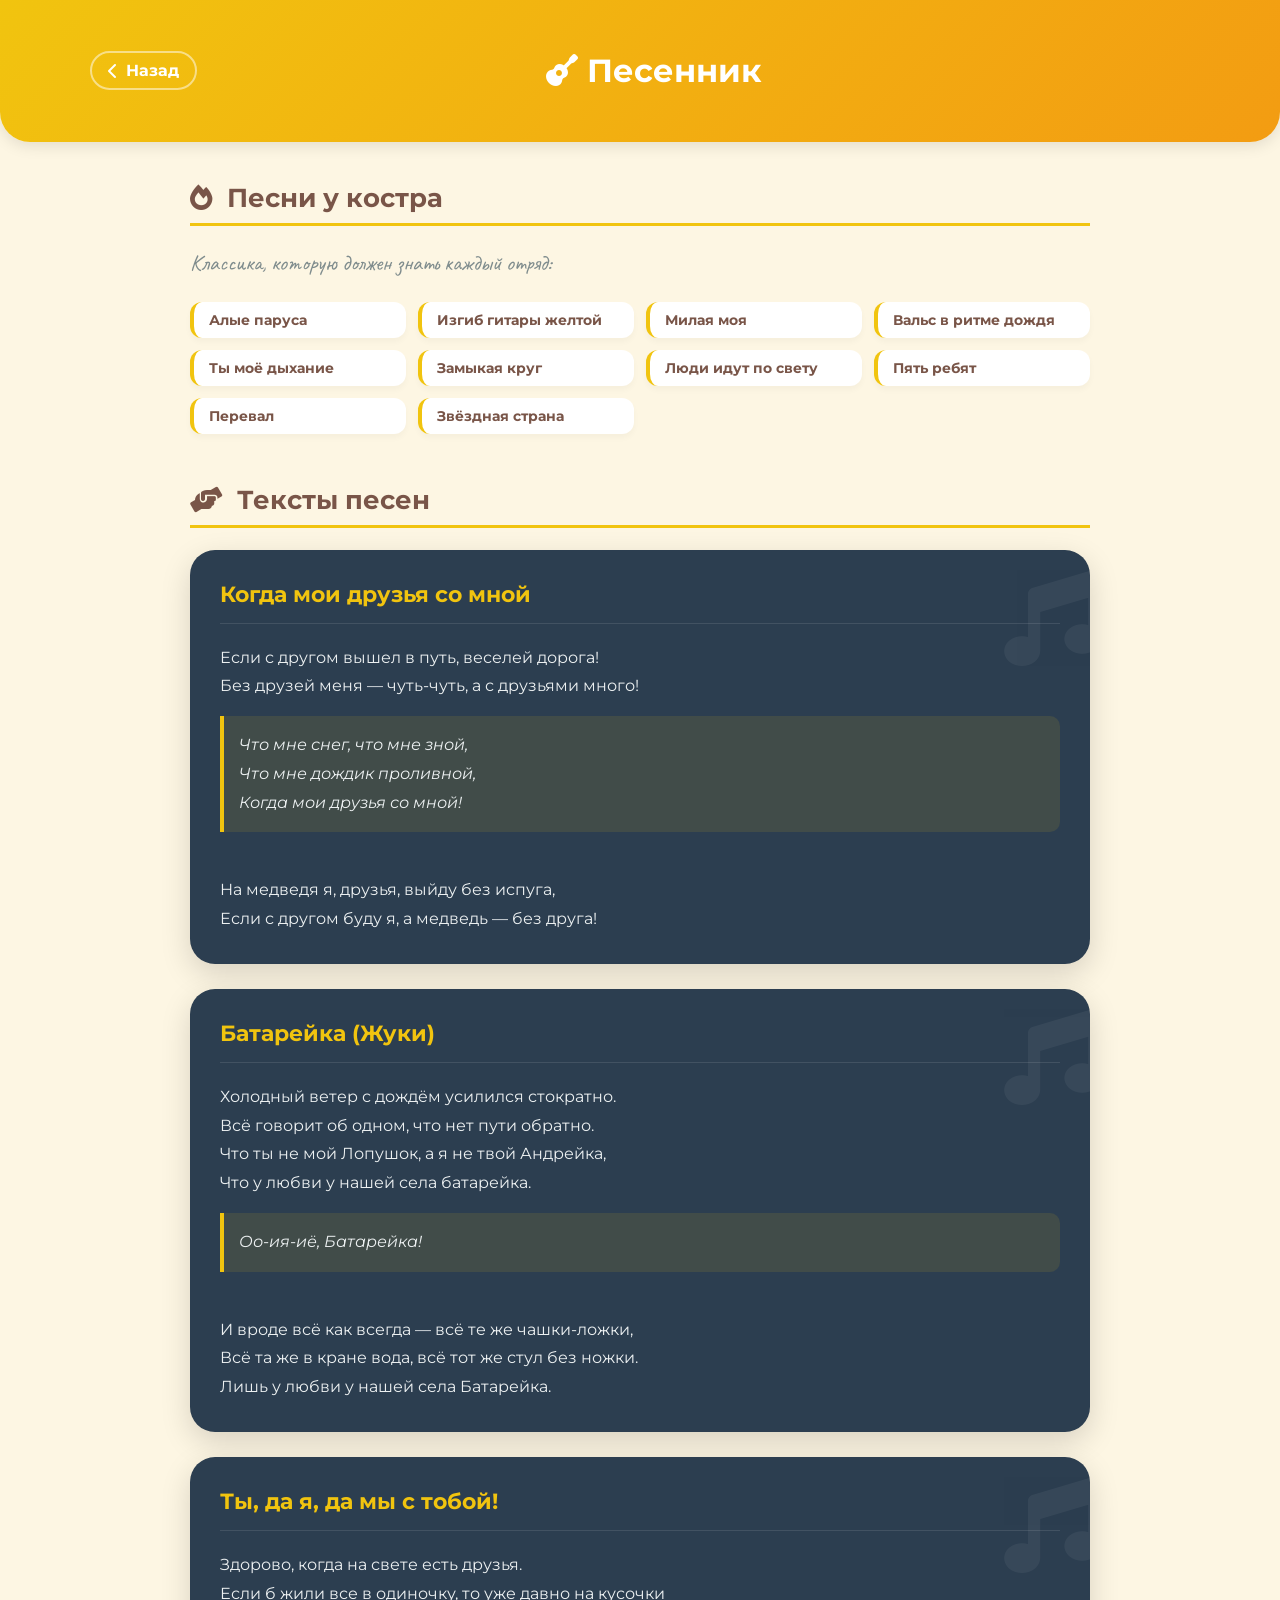
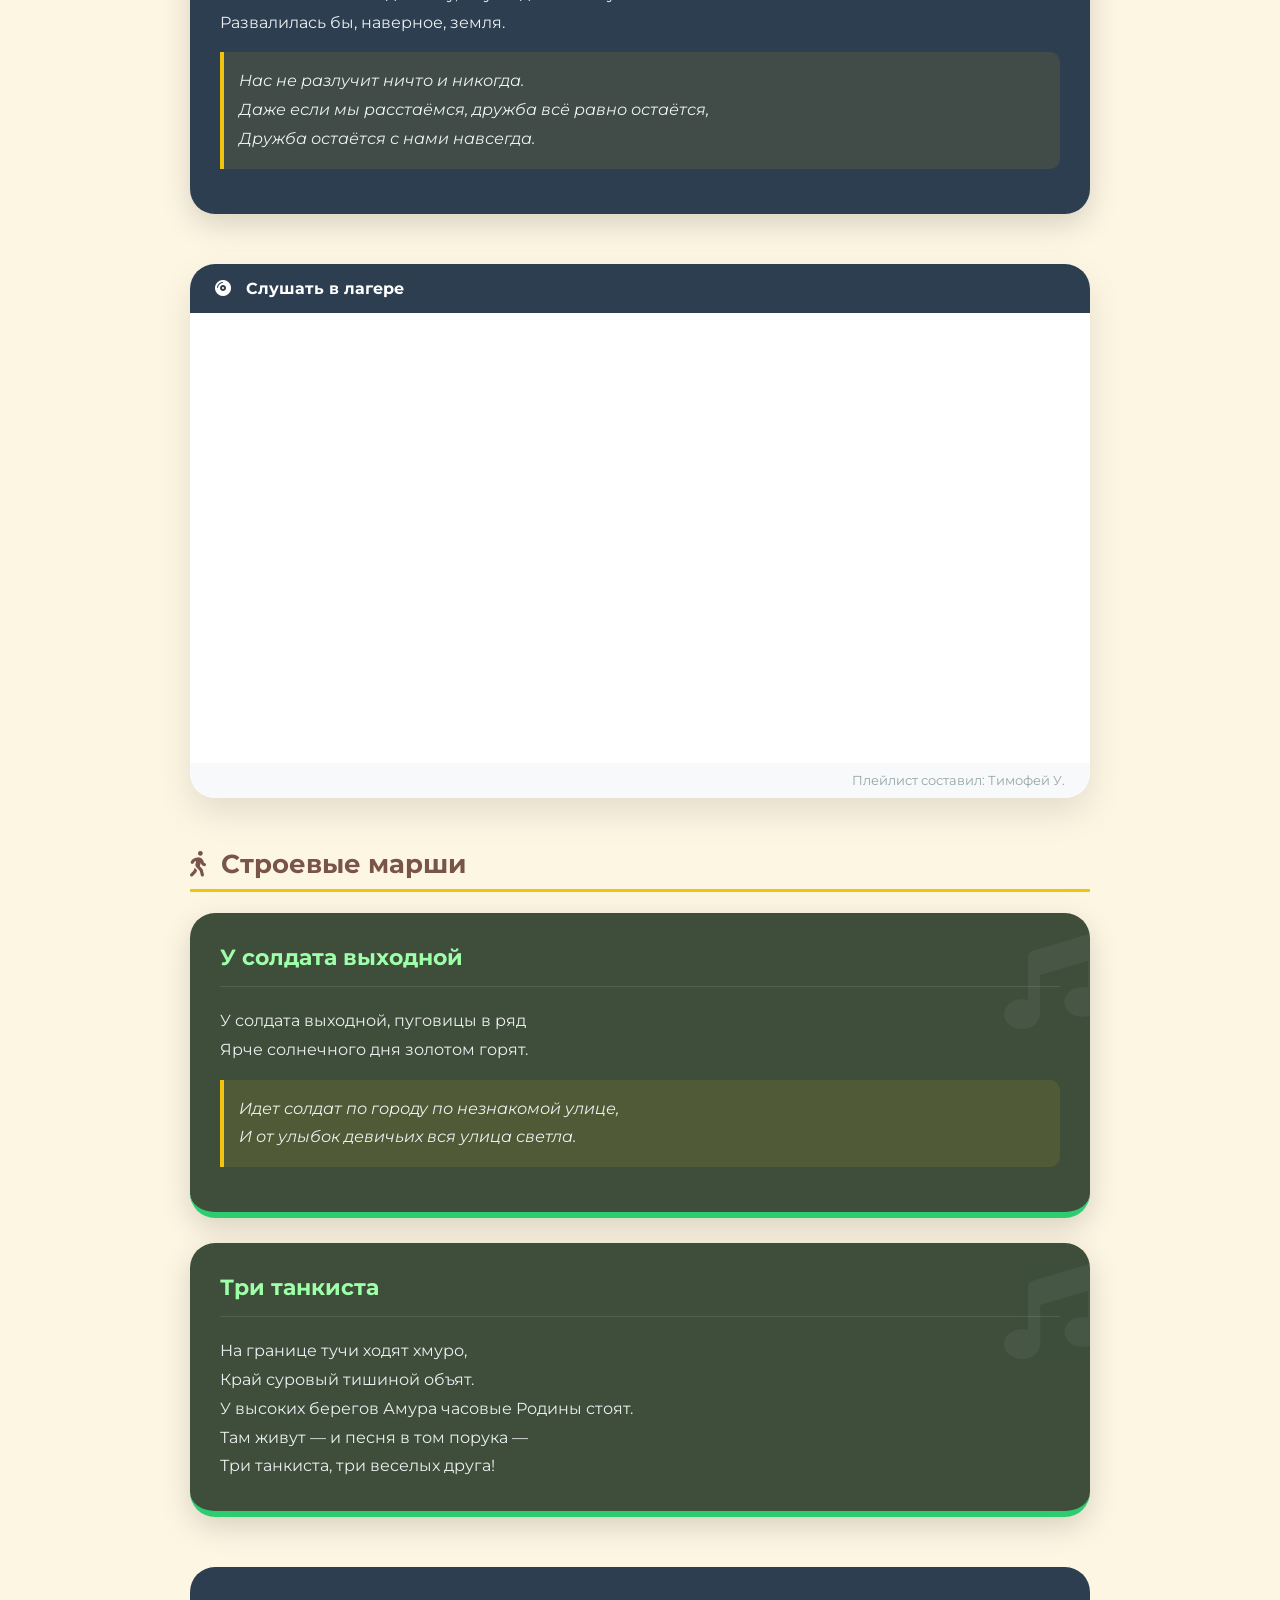
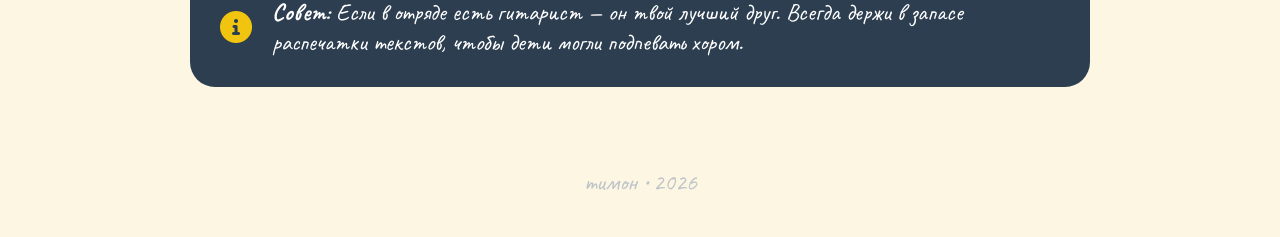
<file: songs.html>
<!DOCTYPE html>
<html lang="ru">
<head>
    <meta charset="UTF-8">
    <meta name="viewport" content="width=device-width, initial-scale=1.0">
    <title>Песни - Вожатский чемоданчик</title>
    <link href="https://fonts.googleapis.com/css2?family=Montserrat:wght@400;700;800&family=Caveat:wght@600&family=Fira+Code:wght@400&display=swap" rel="stylesheet">
    <link rel="stylesheet" href="https://cdnjs.cloudflare.com/ajax/libs/font-awesome/6.0.0/css/all.min.css">
    
    <style>
        /* --- БАЗОВЫЕ СТИЛИ --- */
        body {
            font-family: 'Montserrat', sans-serif;
            background: #fdf6e3;
            margin: 0;
            color: #2c3e50;
        }

        /* --- ШАПКА --- */
        header {
            background: linear-gradient(135deg, #f1c40f, #f39c12);
            padding: 30px 0;
            box-shadow: 0 4px 15px rgba(0,0,0,0.1);
            border-radius: 0 0 30px 30px;
            text-align: center;
            color: white;
            position: sticky;
            top: 0;
            z-index: 1000;
        }

        .header-content {
            max-width: 1100px;
            margin: 0 auto;
            padding: 0 20px;
            display: flex;
            align-items: center;
            justify-content: space-between;
        }

        .back-link {
            text-decoration: none;
            color: white;
            border: 2px solid rgba(255,255,255,0.5);
            padding: 8px 16px;
            border-radius: 50px;
            font-weight: 700;
            display: flex;
            align-items: center;
            gap: 8px;
            transition: 0.3s;
        }

        .back-link:hover {
            background: white;
            color: #f39c12;
            transform: translateX(-5px);
        }

        /* --- КОНТЕНТ --- */
        .container {
            max-width: 900px;
            margin: 40px auto;
            padding: 0 20px;
        }

        .song-category { margin-bottom: 50px; }
        
        .song-category h2 { 
            color: #795548; 
            border-bottom: 3px solid #f1c40f; 
            padding-bottom: 10px;
            display: flex;
            align-items: center;
            gap: 15px;
            font-size: 1.6rem;
        }

        /* Списки названий */
        .songs-list-grid {
            display: grid;
            grid-template-columns: repeat(auto-fill, minmax(180px, 1fr));
            gap: 12px;
            margin: 25px 0;
        }

        .song-name-tag {
            background: white;
            padding: 10px 15px;
            border-radius: 12px;
            font-size: 0.85rem;
            font-weight: 700;
            color: #795548;
            box-shadow: 0 4px 6px rgba(0,0,0,0.03);
            border-left: 4px solid #f1c40f;
            transition: 0.2s;
        }

        .song-name-tag:hover {
            transform: translateY(-2px);
            background: #fff9e6;
        }

        /* Карточки песен */
        .song-card {
            background: #2c3e50;
            color: #ecf0f1;
            padding: 30px;
            border-radius: 25px;
            margin-bottom: 25px;
            box-shadow: 0 10px 30px rgba(0,0,0,0.15);
            position: relative;
            overflow: hidden;
        }

        .song-card::after {
            content: "\f001";
            font-family: "Font Awesome 5 Free";
            font-weight: 900;
            position: absolute;
            right: -10px;
            top: 20px;
            font-size: 6rem;
            opacity: 0.05;
            color: white;
        }

        .song-card h3 { 
            color: #f1c40f; 
            margin: 0 0 20px 0; 
            font-size: 1.4rem;
            border-bottom: 1px solid rgba(255,255,255,0.1);
            padding-bottom: 15px;
        }

        .lyrics { 
            white-space: pre-line; 
            line-height: 1.8; 
            font-family: 'Montserrat', sans-serif; /* Оставил читабельный, но можно поменять на Fira Code */
            font-size: 1rem; 
        }

        .chorus { 
            font-style: italic; 
            background: rgba(241, 196, 15, 0.1);
            border-left: 4px solid #f1c40f; 
            padding: 15px; 
            margin: 15px 0; 
            border-radius: 0 10px 10px 0;
        }

        /* Строевые */
        .military { background: #3e4e3b; border-bottom: 6px solid #2ecc71; }
        .military h3 { color: #9effa9; }

        /* МУЗЫКАЛЬНЫЙ ПЛЕЕР */
        .music-card {
            background: white;
            border-radius: 25px;
            overflow: hidden;
            box-shadow: 0 15px 35px rgba(0,0,0,0.1);
            margin: 50px 0;
        }

        .music-header {
            background: #2c3e50;
            color: white;
            padding: 15px 25px;
            display: flex;
            align-items: center;
            gap: 15px;
            font-weight: 700;
        }

        .iframe-wrapper {
            position: relative;
            padding-bottom: 450px; /* Высота плеера */
            height: 0;
        }

        .iframe-wrapper iframe {
            position: absolute;
            top: 0;
            left: 0;
            width: 100%;
            height: 100%;
            border: none;
        }

        .music-footer {
            background: #f8f9fa;
            padding: 10px 25px;
            font-size: 0.8rem;
            color: #95a5a6;
            text-align: right;
        }

        /* ЗАМЕТКА */
        .important-note {
            background: #2c3e50;
            color: white;
            padding: 30px;
            border-radius: 25px;
            display: flex;
            gap: 20px;
            align-items: center;
            margin-top: 50px;
        }

        .important-note i { font-size: 2rem; color: #f1c40f; }
        .important-note p { margin: 0; font-family: 'Caveat', cursive; font-size: 1.5rem; }

        @media (max-width: 600px) {
            .header-content span { display: none; }
            .song-card { padding: 20px; }
            .lyrics { font-size: 0.9rem; }
        }
    </style>
</head>
<body>

    <header>
        <div class="header-content">
            <a href="index.html" class="back-link">
                <i class="fas fa-chevron-left"></i> <span>Назад</span>
            </a>
            <h1><i class="fas fa-guitar"></i> Песенник</h1>
            <div style="width: 80px;"></div>
        </div>
    </header>

    <main class="container">

        <section class="song-category">
            <h2><i class="fas fa-fire"></i> Песни у костра</h2>
            <p style="font-family: 'Caveat'; font-size: 1.4rem; color: #7f8c8d;">Классика, которую должен знать каждый отряд:</p>
            <div class="songs-list-grid">
                <div class="song-name-tag">Алые паруса</div>
                <div class="song-name-tag">Изгиб гитары желтой</div>
                <div class="song-name-tag">Милая моя</div>
                <div class="song-name-tag">Вальс в ритме дождя</div>
                <div class="song-name-tag">Ты моё дыхание</div>
                <div class="song-name-tag">Замыкая круг</div>
                <div class="song-name-tag">Люди идут по свету</div>
                <div class="song-name-tag">Пять ребят</div>
                <div class="song-name-tag">Перевал</div>
                <div class="song-name-tag">Звёздная страна</div>
            </div>
        </section>

        <section class="song-category">
            <h2><i class="fas fa-hands-helping"></i> Тексты песен</h2>
            
            <div class="song-card">
                <h3>Когда мои друзья со мной</h3>
                <div class="lyrics">Если с другом вышел в путь, веселей дорога!
                Без друзей меня — чуть-чуть, а с друзьями много!
                <div class="chorus">Что мне снег, что мне зной, 
                Что мне дождик проливной, 
                Когда мои друзья со мной!</div>
                На медведя я, друзья, выйду без испуга, 
                Если с другом буду я, а медведь — без друга!</div>
            </div>

            <div class="song-card">
                <h3>Батарейка (Жуки)</h3>
                <div class="lyrics">Холодный ветер с дождём усилился стократно. 
                Всё говорит об одном, что нет пути обратно. 
                Что ты не мой Лопушок, а я не твой Андрейка, 
                Что у любви у нашей села батарейка. 
                <div class="chorus">Оо-ия-иё, Батарейка!</div>
                И вроде всё как всегда — всё те же чашки-ложки, 
                Всё та же в кране вода, всё тот же стул без ножки. 
                Лишь у любви у нашей села Батарейка.</div>
            </div>

            <div class="song-card">
                <h3>Ты, да я, да мы с тобой!</h3>
                <div class="lyrics">Здорово, когда на свете есть друзья. 
                Если б жили все в одиночку, то уже давно на кусочки 
                Развалилась бы, наверное, земля.
                <div class="chorus">Нас не разлучит ничто и никогда. 
                Даже если мы расстаёмся, дружба всё равно остаётся, 
                Дружба остаётся с нами навсегда.</div></div>
            </div>
        </section>

        <section class="music-card">
            <div class="music-header">
                <i class="fas fa-compact-disc fa-spin"></i>
                <span>Слушать в лагере</span>
            </div>
            <div class="iframe-wrapper">
                <iframe src="https://music.yandex.ru/iframe/playlist/t1maus1/3"></iframe>
            </div>
            <div class="music-footer">
                Плейлист составил: Тимофей У.
            </div>
        </section>

        <section class="song-category">
            <h2><i class="fas fa-walking"></i> Строевые марши</h2>
            <div class="song-card military">
                <h3>У солдата выходной</h3>
                <div class="lyrics">У солдата выходной, пуговицы в ряд 
                Ярче солнечного дня золотом горят. 
                <div class="chorus">Идет солдат по городу по незнакомой улице, 
                И от улыбок девичьих вся улица светла.</div></div>
            </div>

            <div class="song-card military">
                <h3>Три танкиста</h3>
                <div class="lyrics">На границе тучи ходят хмуро, 
                Край суровый тишиной объят. 
                У высоких берегов Амура часовые Родины стоят.
                Там живут — и песня в том порука — 
                Три танкиста, три веселых друга!</div>
            </div>
        </section>

        <div class="important-note">
            <i class="fas fa-info-circle"></i>
            <p><strong>Совет:</strong> Если в отряде есть гитарист — он твой лучший друг. Всегда держи в запасе распечатки текстов, чтобы дети могли подпевать хором.</p>
        </div>

    </main>

    <footer style="text-align: center; padding: 40px; font-family: 'Caveat'; color: #bdc3c7; font-size: 1.5rem;">
        тимон • 2026
    </footer>

</body>
</html>
</file>
<file: style.css>
/* --- Основные переменные и сброс настроек --- */
:root {
    --primary-red: #e74c3c;
    --dark-red: #c0392b;
    --bg-light: #f8f9fa;
    --text-main: #2c3e50;
    --white: #ffffff;
    --shadow: 0 4px 15px rgba(0,0,0,0.1);
}

* {
    box-sizing: border-box;
}

body {
    margin: 0;
    /* Фон слоновой кости / старой бумаги */
    background-color: #fdf6e3; 
    /* Точечный узор Bullet Journal */
    background-image: radial-gradient(#d1d1d1 1px, transparent 1px);
    background-size: 20px 20px;
    background-attachment: fixed;
    font-family: 'Montserrat', sans-serif;
    line-height: 1.6;
    color: var(--text-main);
}

/* Теперь заголовки используют тот же шрифт, что и весь сайт */
h1, h2, h3, .card h3 {
    font-family: 'Montserrat', sans-serif; /* Убрали Comfortaa */
    font-weight: 700; /* Оставляем жирным для акцента */
    letter-spacing: 0.5px; /* Немного раздвинем буквы для солидности */
    text-transform: none; /* Если хочешь все заглавными, напиши uppercase */
}

/* На всякий случай обновим и шапку, чтобы там тоже был Montserrat */
header h1 {
    font-family: 'Montserrat', sans-serif;
    font-weight: 800; /* Сделаем чуть жирнее основного текста */
    text-transform: uppercase; /* В заголовке будет смотреться мощно */
}

/* --- Шапка сайта (Header) --- */
header {
    background: linear-gradient(135deg, var(--primary-red), var(--dark-red));
    color: white;
    text-align: center;
    padding: 3rem 1rem;
    box-shadow: 0 4px 20px rgba(192, 57, 43, 0.3);
    position: relative;
    margin-bottom: 2rem;
}


header p {
    margin: 0.5rem 0 0;
    opacity: 0.9;
    font-weight: 300;
}

/* --- Навигация и Контейнер --- */
.back-btn {
    position: absolute;
    top: 20px;
    left: 20px;
    color: white;
    text-decoration: none;
    font-weight: bold;
    background: rgba(0, 0, 0, 0.2);
    padding: 10px 18px;
    border-radius: 25px;
    transition: all 0.3s ease;
    font-size: 0.85rem;
    display: flex;
    align-items: center;
    gap: 8px;
    z-index: 10;
}

.back-btn:hover {
    background: rgba(0, 0, 0, 0.4);
    transform: translateX(-5px);
}

.container {
    max-width: 1100px;
    margin: 0 auto;
    padding: 0 20px 40px;
}

/* --- Главное меню (Карточки) --- */
.grid-menu {
    display: grid;
    grid-template-columns: repeat(auto-fit, minmax(280px, 1fr));
    gap: 20px;
}

.card {
    text-decoration: none;
    background: var(--white);
    padding: 30px 20px;
    border-radius: 20px;
    text-align: center;
    transition: all 0.3s cubic-bezier(0.25, 0.8, 0.25, 1);
    display: flex;
    flex-direction: column;
    align-items: center;
    box-shadow: var(--shadow);
    border: 1px solid rgba(0,0,0,0.05);
}

.card:hover {
    transform: translateY(-8px);
    box-shadow: 0 15px 30px rgba(0,0,0,0.15);
}

.card i {
    font-size: 2.8rem;
    margin-bottom: 15px;
}

.card h3 {
    margin: 10px 0 0;
    font-size: 1.15rem;
    color: #34495e;
}

/* Цвета карточек */
.card-red i { color: #e74c3c; }
.card-blue i { color: #3498db; }
.card-green i { color: #2ecc71; }
.card-orange i { color: #f39c12; }
.card-purple i { color: #9b59b6; }
.card-yellow i { color: #f1c40f; }
.card-teal i { color: #1abc9c; }
.card-cyan { border-bottom: 5px solid #00bcd4; }
.card-cyan i { color: #00bcd4; }

/* --- Контентные страницы --- */
.content-page {
    background: var(--white);
    padding: 40px;
    border-radius: 25px;
    box-shadow: var(--shadow);
}

.safety-section {
    margin-bottom: 25px;
    padding: 20px;
    border-radius: 15px;
    border-left: 5px solid var(--primary-red);
    background: #fffafa;
}

/* --- Стили для таблицы ЧТП --- */
.table-responsive {
    overflow-x: auto;
    margin-top: 20px;
    border-radius: 15px;
    box-shadow: 0 5px 15px rgba(0,0,0,0.05);
}

.chtp-table {
    width: 100%;
    border-collapse: collapse;
    background: var(--white);
    min-width: 500px;
}

.chtp-table th {
    background: #00bcd4;
    color: white;
    padding: 18px;
    text-align: left;
    text-transform: uppercase;
    letter-spacing: 1px;
}

.chtp-table td {
    padding: 15px 20px;
    border-bottom: 1px solid #edf2f7;
    vertical-align: top;
}

.group-name {
    font-weight: 700;
    color: #00838f;
    width: 30%;
    background: #f0fbff;
    border-right: 2px solid #e0f7fa;
}

/* --- Крутящийся бейдж и сердце --- */
.circle-badge {
    position: fixed;
    bottom: 20px;
    right: 20px;
    width: 110px;
    height: 110px;
    display: flex;
    align-items: center;
    justify-content: center;
    z-index: 9999;
    pointer-events: none;
}

.circle-badge svg {
    width: 100%;
    height: 100%;
    font-family: 'Montserrat', sans-serif;
    font-weight: 700;
    letter-spacing: 3px;
    fill: #2c3e50;
    /* Анимация вращения */
    -webkit-animation: rotateText 10s linear infinite;
    animation: rotateText 10s linear infinite;
}

.badge-icon {
    position: absolute;
    top: 50%;
    left: 50%;
    transform: translate(-50%, -50%);
    font-size: 1.6rem;
    color: #e74c3c;
    z-index: 10;
    pointer-events: auto; /* Позволяем кликать по сердцу */
    cursor: pointer;
    /* Анимация пульсации */
    animation: pulseHeart 2s infinite ease-in-out;
}

/* --- Анимации --- */
@-webkit-keyframes rotateText {
    from { -webkit-transform: rotate(0deg); }
    to { -webkit-transform: rotate(360deg); }
}

@keyframes rotateText {
    from { transform: rotate(0deg); }
    to { transform: rotate(360deg); }
}

@keyframes pulseHeart {
    0% { transform: translate(-50%, -50%) scale(1); }
    50% { transform: translate(-50%, -50%) scale(1.2); }
    100% { transform: translate(-50%, -50%) scale(1); }
}

/* --- Футер и Адаптивность --- */
footer {
    text-align: center;
    padding: 30px;
    font-size: 0.9rem;
    color: #95a5a6;
}

@media (max-width: 600px) {
    header { padding: 3rem 1rem 2rem; }
    header h1 { font-size: 1.5rem; }
    .content-page { padding: 20px; }
    .chtp-table th, .chtp-table td {
        padding: 12px;
        font-size: 0.85rem;
    }
    .circle-badge {
        width: 90px;
        height: 90px;
    }
}
</file>
